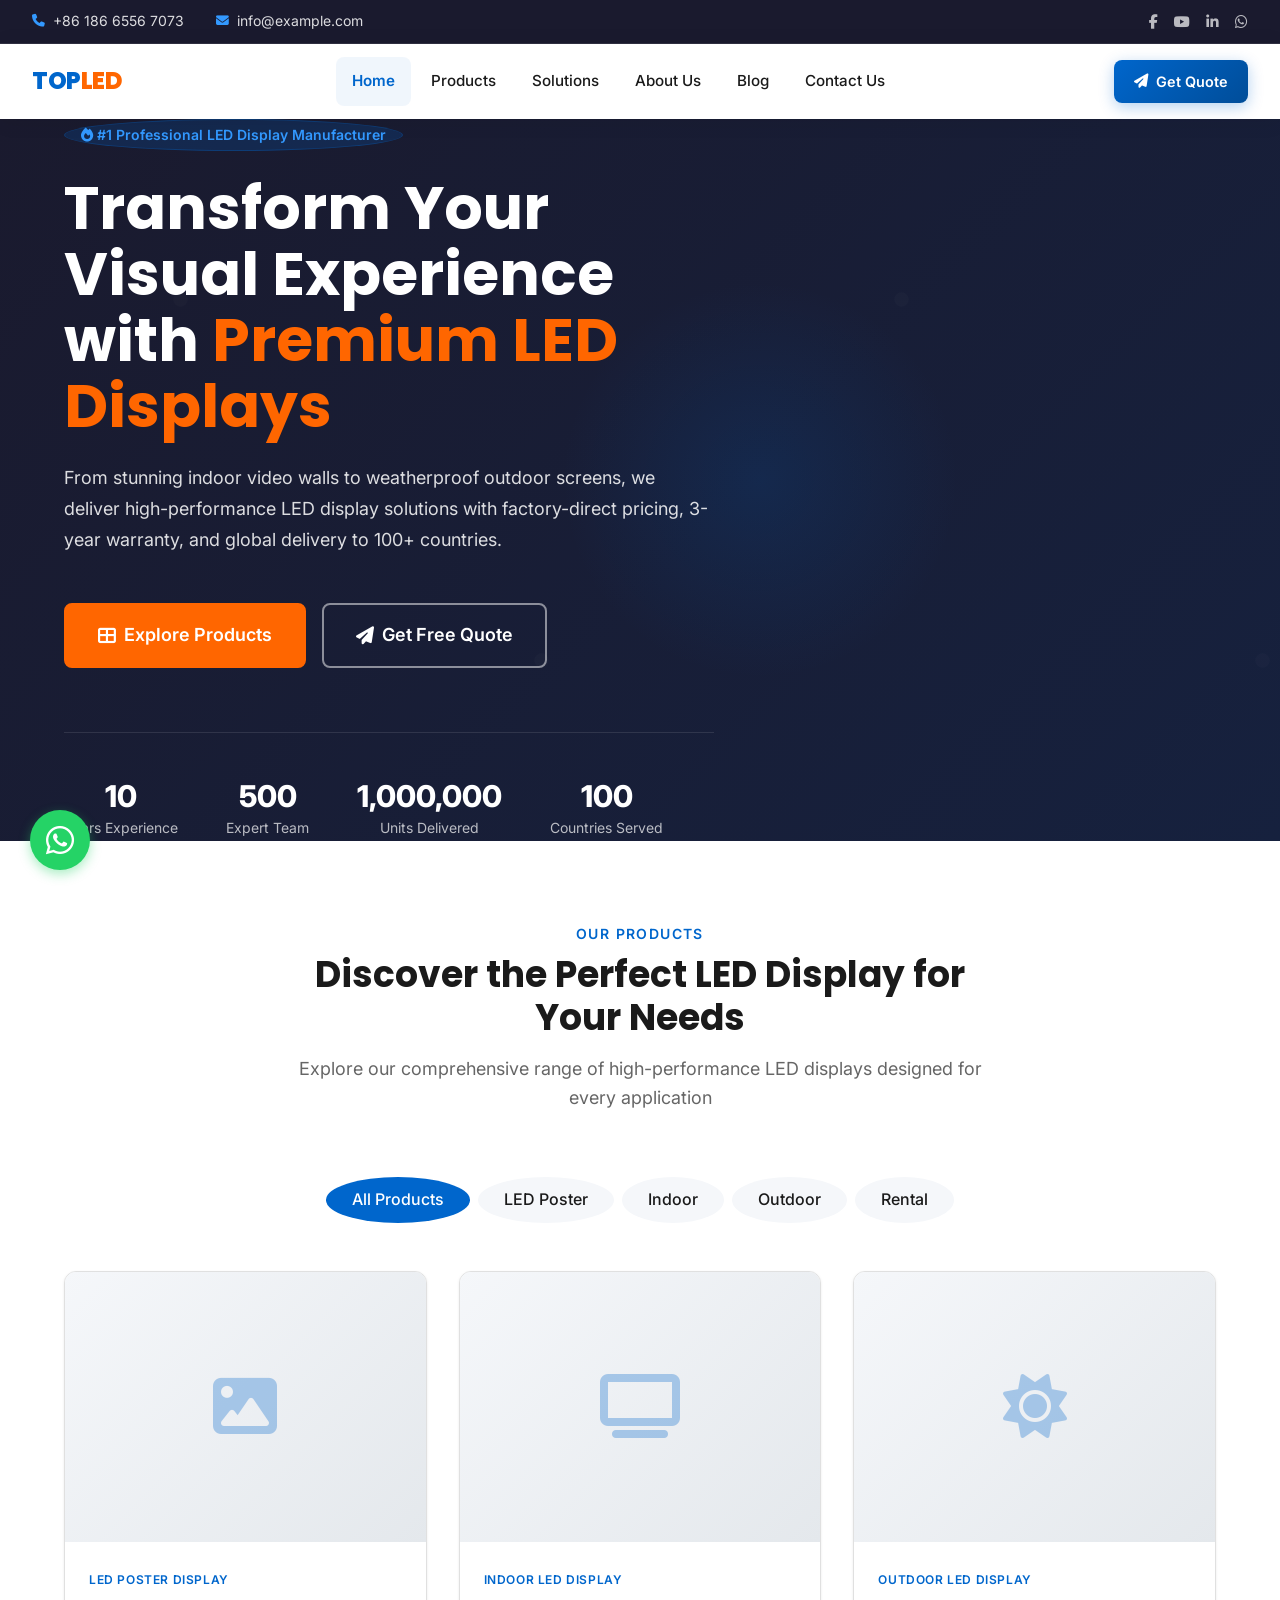
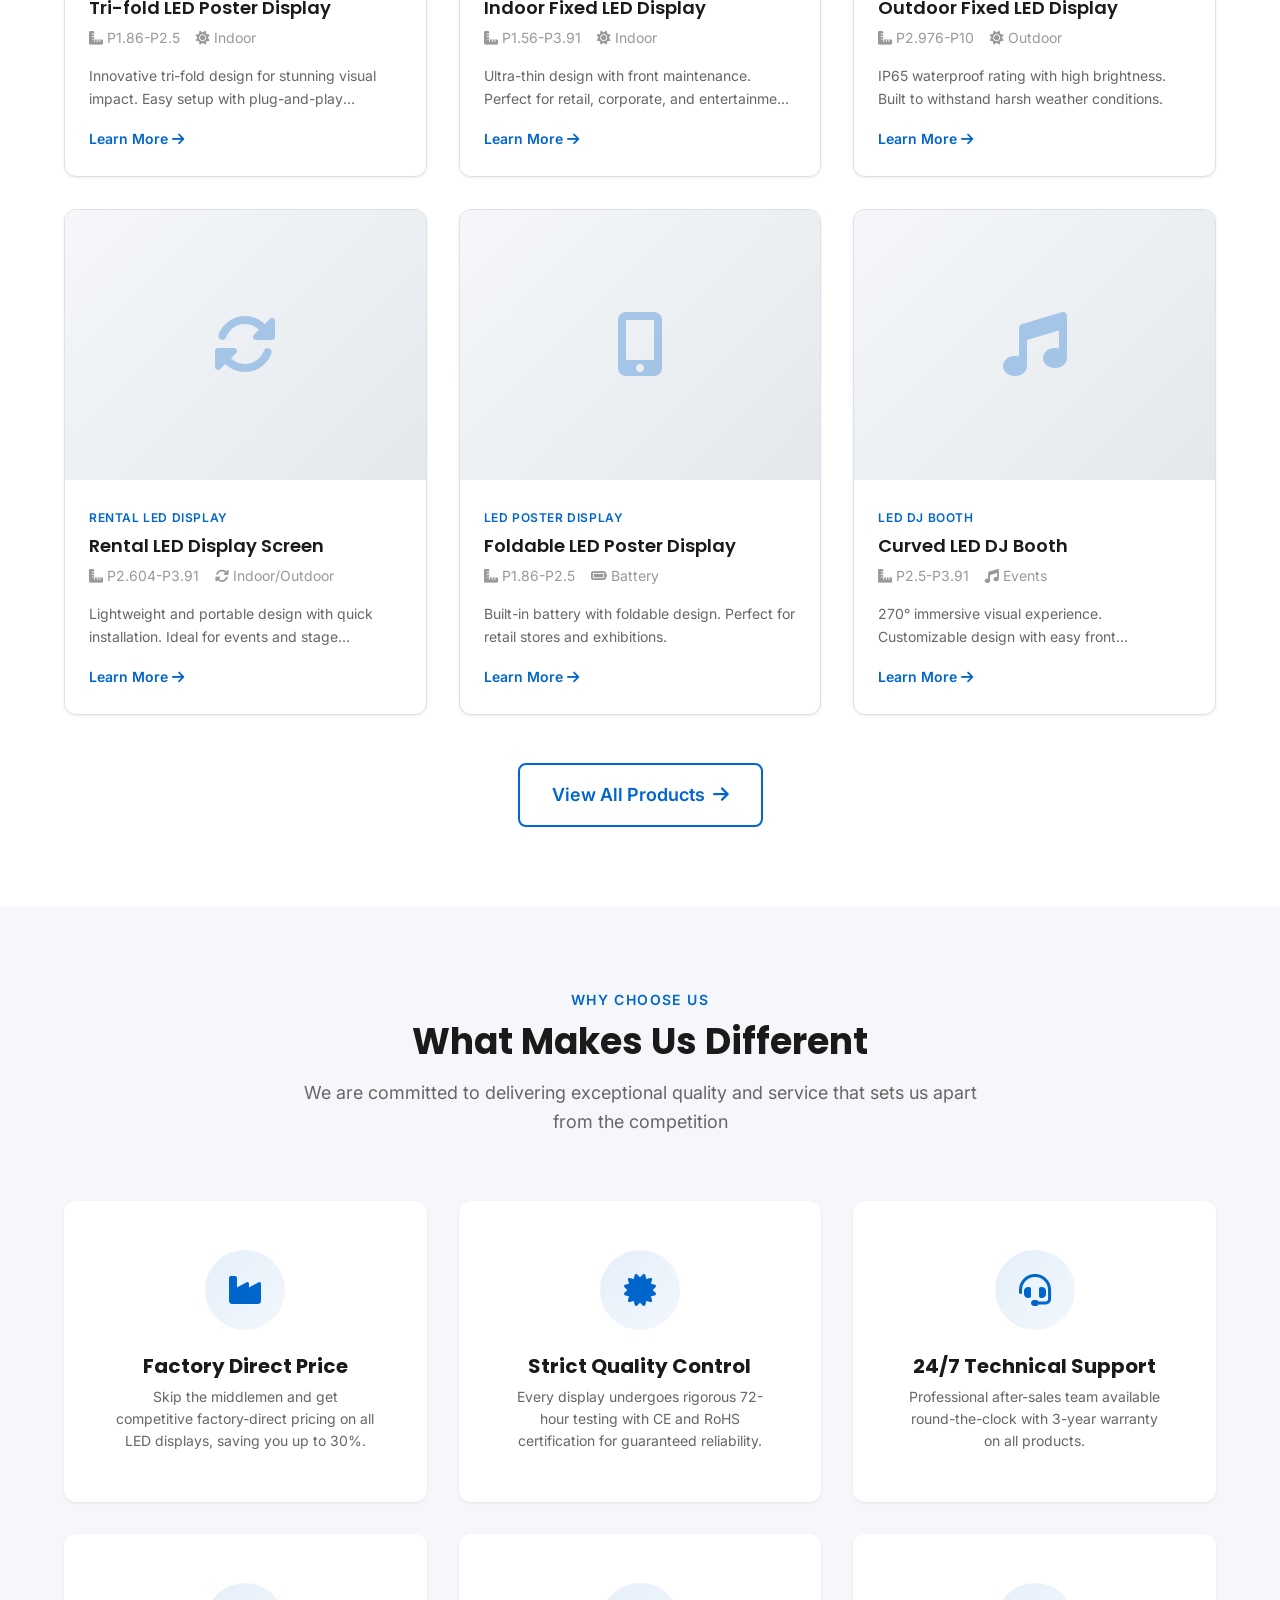
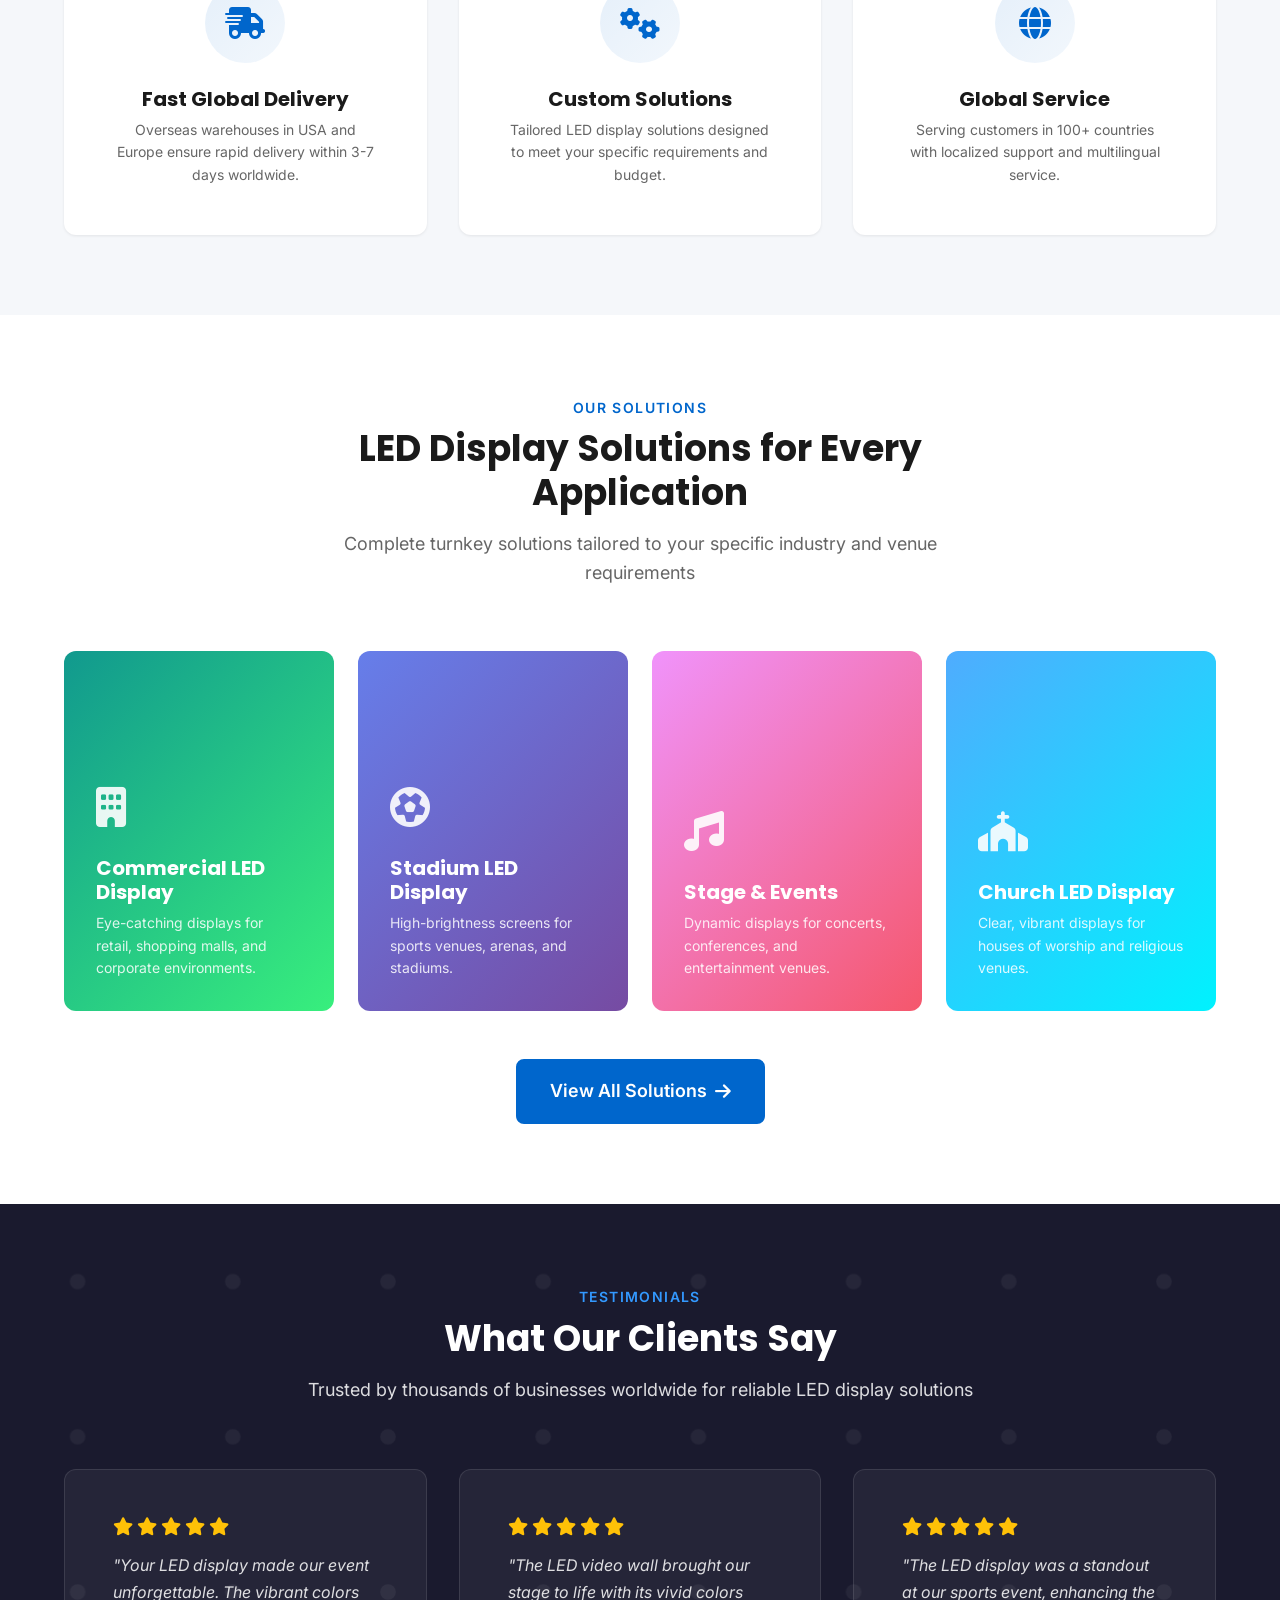
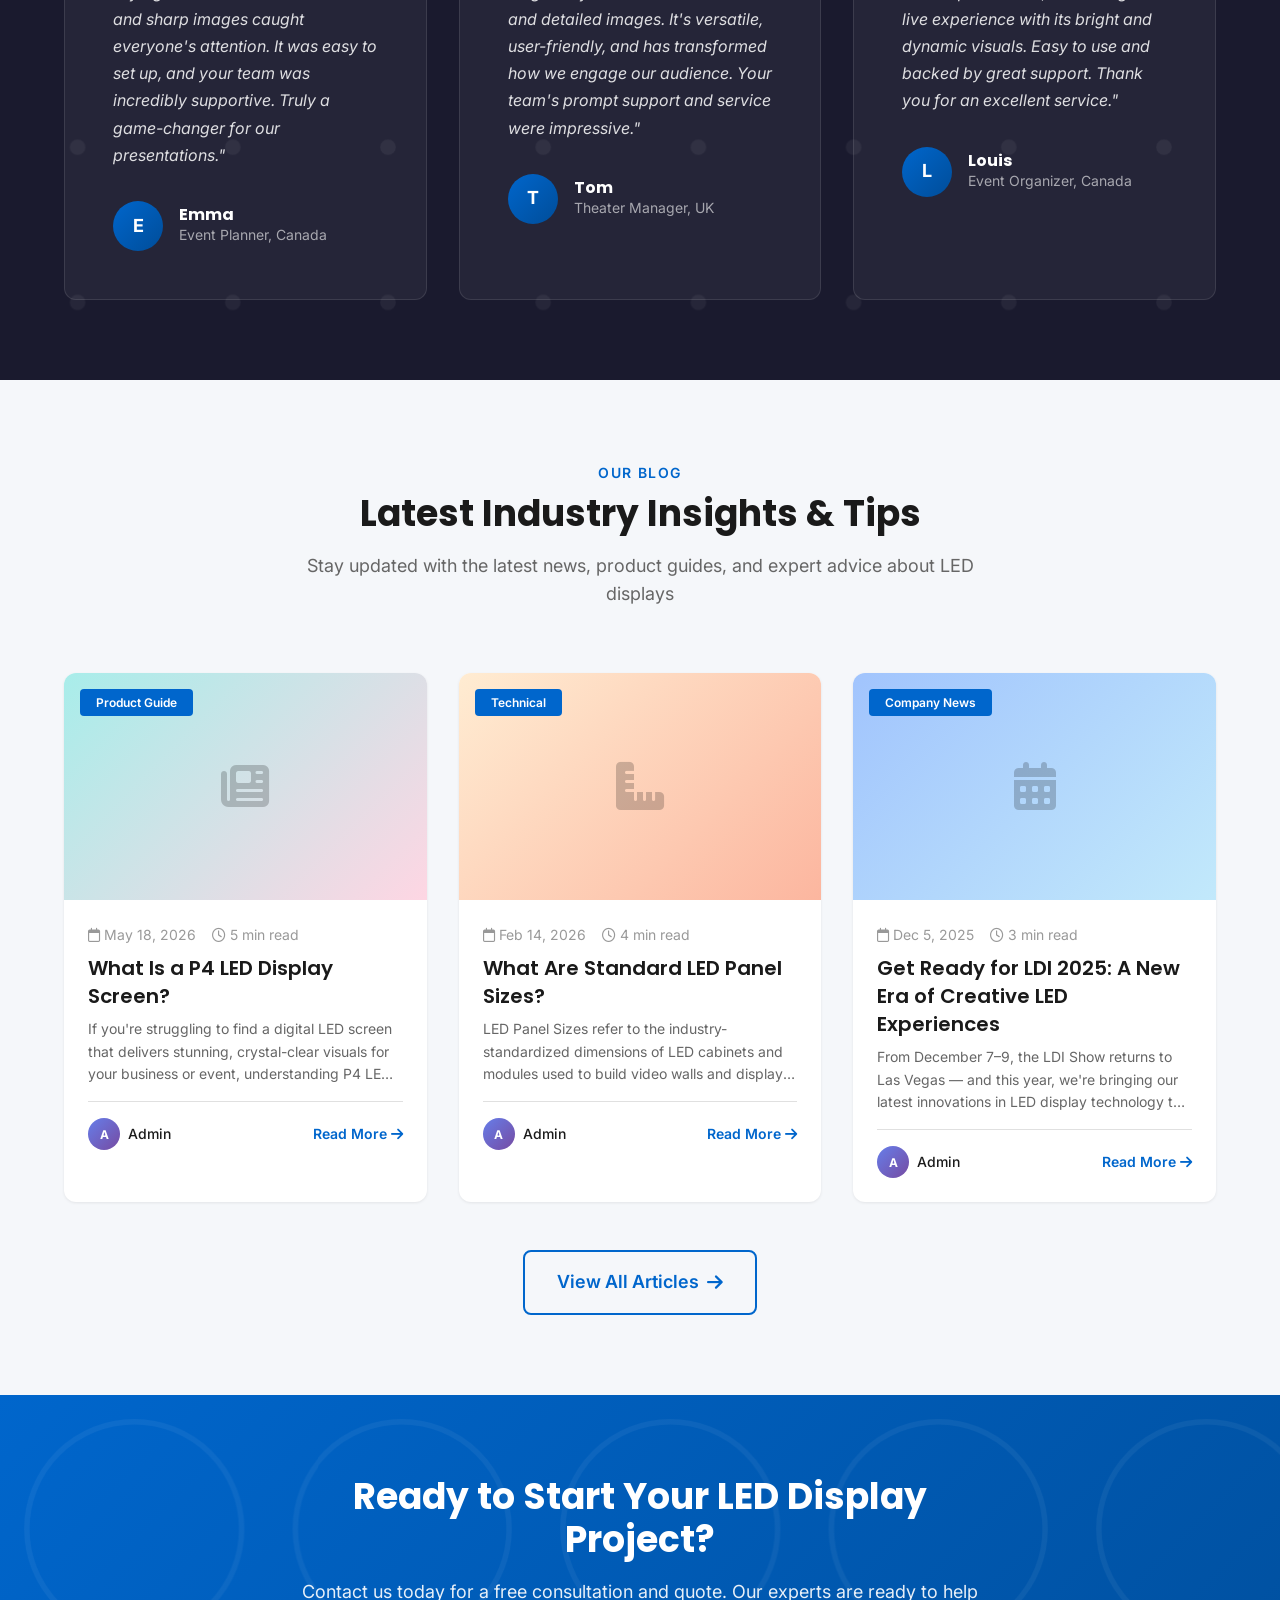
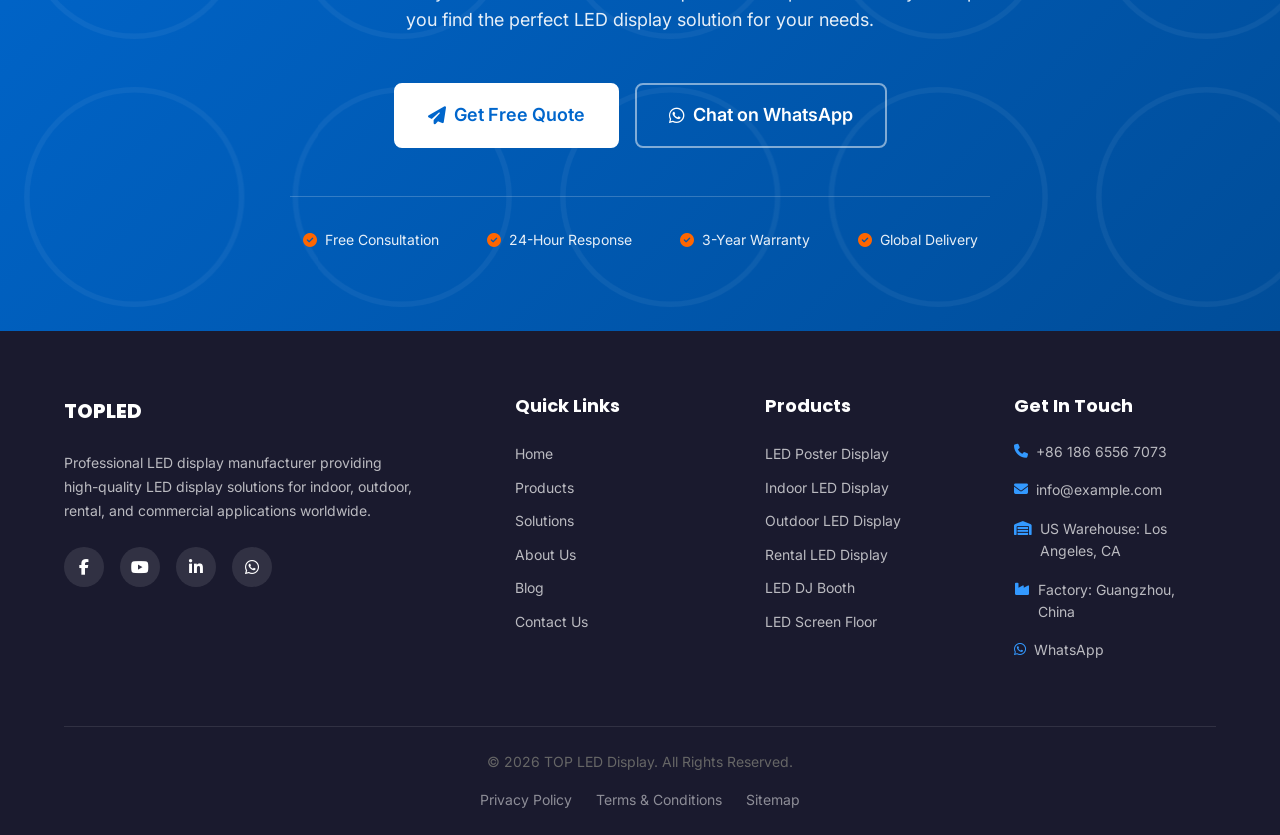
<file: index.html>
<!DOCTYPE html>
<html lang="en">
<head>
    <meta charset="UTF-8">
    <meta name="viewport" content="width=device-width, initial-scale=1.0">
    <meta http-equiv="X-UA-Compatible" content="ie=edge">
    
    <!-- SEO Meta Tags -->
    <title>Professional LED Display Manufacturer | TOP LED Display</title>
    <meta name="description" content="Leading LED display manufacturer offering high-quality indoor, outdoor, rental, and commercial LED displays. Factory direct prices with global delivery.">
    <meta name="keywords" content="LED display, LED screen, LED video wall, indoor LED, outdoor LED, rental LED display">
    <meta name="author" content="TOP LED Display">
    
    <!-- Open Graph Meta Tags -->
    <meta property="og:title" content="Professional LED Display Manufacturer | TOP LED Display">
    <meta property="og:description" content="Leading LED display manufacturer offering high-quality indoor, outdoor, rental, and commercial LED displays.">
    <meta property="og:type" content="website">
    <meta property="og:url" content="https://example.com">
    <meta property="og:image" content="https://example.com/images/og-image.jpg">
    
    <!-- Favicon -->
    <link rel="icon" type="image/x-icon" href="images/favicon.ico">
    
    <!-- Google Fonts -->
    <link rel="preconnect" href="https://fonts.googleapis.com">
    <link rel="preconnect" href="https://fonts.gstatic.com" crossorigin>
    <link href="https://fonts.googleapis.com/css2?family=Inter:wght@300;400;500;600;700&family=Poppins:wght@400;500;600;700;800&display=swap" rel="stylesheet">
    
    <!-- Font Awesome Icons -->
    <link rel="stylesheet" href="https://cdnjs.cloudflare.com/ajax/libs/font-awesome/6.5.1/css/all.min.css">
    
    <!-- Main Stylesheet -->
    <link rel="stylesheet" href="css/style.css">
    
    <!-- Schema.org Structured Data -->
    <script type="application/ld+json">
    {
        "@context": "https://schema.org",
        "@type": "Organization",
        "name": "TOP LED Display",
        "url": "https://example.com",
        "logo": "https://example.com/images/logo.png",
        "description": "Professional LED display manufacturer",
        "address": {
            "@type": "PostalAddress",
            "addressLocality": "Guangzhou",
            "addressRegion": "Guangdong",
            "addressCountry": "CN"
        },
        "contactPoint": {
            "@type": "ContactPoint",
            "telephone": "+86-186-6556-7073",
            "contactType": "sales"
        }
    }
    </script>
</head>
<body>

    <!-- Reading Progress Bar -->
    <div class="reading-progress">
        <div class="progress-bar"></div>
    </div>

    <!-- ============================================================================
         HEADER - 头部导航
         ========================================================================== -->
    
    <!-- Top Bar -->
    <div class="header-top">
        <div class="container">
            <div class="header-contact">
                <a href="tel:+8618665567073">
                    <i class="fas fa-phone"></i>
                    +86 186 6556 7073
                </a>
                <a href="mailto:info@example.com">
                    <i class="fas fa-envelope"></i>
                    info@example.com
                </a>
            </div>
            <div class="header-social">
                <a href="#" aria-label="Facebook"><i class="fab fa-facebook-f"></i></a>
                <a href="#" aria-label="YouTube"><i class="fab fa-youtube"></i></a>
                <a href="#" aria-label="LinkedIn"><i class="fab fa-linkedin-in"></i></a>
                <a href="#" aria-label="WhatsApp"><i class="fab fa-whatsapp"></i></a>
            </div>
        </div>
    </div>

    <!-- Main Header -->
    <header class="site-header">
        <div class="header-main">
            <div class="container">
                <!-- Logo -->
                <a href="index.html" class="site-logo">
                    <span class="logo-text">TOP<span>LED</span></span>
                </a>
                
                <!-- Navigation -->
                <nav class="main-nav" aria-label="Main Navigation">
                    <ul>
                        <li><a href="index.html" class="active">Home</a></li>
                        <li>
                            <a href="products.html">Products</a>
                            <ul class="dropdown">
                                <li><a href="products.html#led-poster">LED Poster Display</a></li>
                                <li><a href="products.html#indoor">Indoor LED Display</a></li>
                                <li><a href="products.html#outdoor">Outdoor LED Display</a></li>
                                <li><a href="products.html#rental">Rental LED Display</a></li>
                                <li><a href="products.html#dj-booth">LED DJ Booth</a></li>
                                <li><a href="products.html#floor">LED Screen Floor</a></li>
                            </ul>
                        </li>
                        <li>
                            <a href="solutions.html">Solutions</a>
                            <ul class="dropdown">
                                <li><a href="solutions.html#commercial">Commercial</a></li>
                                <li><a href="solutions.html#stadium">Stadium</a></li>
                                <li><a href="solutions.html#stage">Stage & Events</a></li>
                                <li><a href="solutions.html#church">Church</a></li>
                            </ul>
                        </li>
                        <li><a href="about.html">About Us</a></li>
                        <li><a href="blog.html">Blog</a></li>
                        <li><a href="contact.html">Contact Us</a></li>
                    </ul>
                </nav>
                
                <!-- Header CTA -->
                <div class="header-cta">
                    <a href="contact.html" class="btn btn-primary btn-sm">
                        <i class="fas fa-paper-plane"></i>
                        Get Quote
                    </a>
                </div>
                
                <!-- Mobile Menu Toggle -->
                <button class="menu-toggle" aria-label="Toggle Menu" aria-expanded="false">
                    <i class="fas fa-bars"></i>
                </button>
            </div>
        </div>
    </header>

    <!-- ============================================================================
         MAIN CONTENT - 主要内容
         ========================================================================== -->
    <main>
        
        <!-- ========================================================================
             SECTION 1: HERO - 注意力吸引 (Attention)
             ========================================================================
             AIDA模型第一阶段：立即吸引访客注意力
             - 大标题传达核心价值主张
             - 副标题说明具体利益
             - CTA按钮引导行动
             - 数据统计建立信任
        -->
        <section class="hero" id="hero">
            <!-- 装饰元素 -->
            <div class="hero-decoration"></div>
            
            <div class="container">
                <div class="hero-content">
                    <!-- 标签 - 突出热门/新品 -->
                    <span class="hero-label">
                        <i class="fas fa-fire"></i> 
                        #1 Professional LED Display Manufacturer
                    </span>
                    
                    <!-- 主标题 - 核心价值主张 -->
                    <h1>
                        Transform Your Visual Experience with 
                        <span class="highlight">Premium LED Displays</span>
                    </h1>
                    
                    <!-- 副标题 - 具体利益点 -->
                    <p>
                        From stunning indoor video walls to weatherproof outdoor screens, 
                        we deliver high-performance LED display solutions with factory-direct pricing, 
                        3-year warranty, and global delivery to 100+ countries.
                    </p>
                    
                    <!-- CTA按钮 - 引导行动 -->
                    <div class="hero-buttons">
                        <a href="products.html" class="btn btn-secondary btn-lg">
                            <i class="fas fa-th-large"></i>
                            Explore Products
                        </a>
                        <a href="contact.html" class="btn btn-outline-white btn-lg">
                            <i class="fas fa-paper-plane"></i>
                            Get Free Quote
                        </a>
                    </div>
                    
                    <!-- 数据统计 - 建立信任 -->
                    <div class="hero-stats">
                        <div class="hero-stat">
                            <span class="stat-number" data-count="10">10+</span>
                            <span class="stat-label">Years Experience</span>
                        </div>
                        <div class="hero-stat">
                            <span class="stat-number" data-count="500">500+</span>
                            <span class="stat-label">Expert Team</span>
                        </div>
                        <div class="hero-stat">
                            <span class="stat-number" data-count="1000000">1M+</span>
                            <span class="stat-label">Units Delivered</span>
                        </div>
                        <div class="hero-stat">
                            <span class="stat-number" data-count="100">100+</span>
                            <span class="stat-label">Countries Served</span>
                        </div>
                    </div>
                </div>
            </div>
        </section>

        <!-- ========================================================================
             SECTION 2: FEATURED PRODUCTS - 兴趣激发 (Interest)
             ========================================================================
             AIDA模型第二阶段：展示产品多样性，激发访客兴趣
             - 产品分类标签筛选
             - 产品卡片展示核心特性
             - 每个产品都有明确的价值点
        -->
        <section class="section products-section" id="products">
            <div class="container">
                <!-- 区块标题 -->
                <div class="section-header fade-in">
                    <span class="section-label">Our Products</span>
                    <h2>Discover the Perfect LED Display for Your Needs</h2>
                    <p>Explore our comprehensive range of high-performance LED displays designed for every application</p>
                </div>
                
                <!-- 产品筛选标签 -->
                <div class="product-tabs fade-in">
                    <button class="product-tab active" data-filter="all">All Products</button>
                    <button class="product-tab" data-filter="poster">LED Poster</button>
                    <button class="product-tab" data-filter="indoor">Indoor</button>
                    <button class="product-tab" data-filter="outdoor">Outdoor</button>
                    <button class="product-tab" data-filter="rental">Rental</button>
                </div>
                
                <!-- 产品网格 -->
                <div class="products-grid">
                    
                    <!-- 产品卡片 1 -->
                    <div class="product-card poster fade-in delay-1">
                        <div class="product-card-image">
                            <div class="placeholder-icon"><i class="fas fa-image"></i></div>
                            <div class="product-card-overlay">
                                <a href="products/tri-fold-led-poster.html" class="btn btn-primary">View Details</a>
                            </div>
                        </div>
                        <div class="product-card-content">
                            <span class="product-card-category">LED Poster Display</span>
                            <h3 class="product-card-title">
                                <a href="products/tri-fold-led-poster.html">Tri-fold LED Poster Display</a>
                            </h3>
                            <div class="product-card-specs">
                                <span><i class="fas fa-ruler-combined"></i> P1.86-P2.5</span>
                                <span><i class="fas fa-sun"></i> Indoor</span>
                            </div>
                            <p class="product-card-excerpt">Innovative tri-fold design for stunning visual impact. Easy setup with plug-and-play functionality.</p>
                            <a href="products/tri-fold-led-poster.html" class="product-card-link">
                                Learn More <i class="fas fa-arrow-right"></i>
                            </a>
                        </div>
                    </div>
                    
                    <!-- 产品卡片 2 -->
                    <div class="product-card indoor fade-in delay-2">
                        <div class="product-card-image">
                            <div class="placeholder-icon"><i class="fas fa-tv"></i></div>
                            <div class="product-card-overlay">
                                <a href="products/indoor-fixed.html" class="btn btn-primary">View Details</a>
                            </div>
                        </div>
                        <div class="product-card-content">
                            <span class="product-card-category">Indoor LED Display</span>
                            <h3 class="product-card-title">
                                <a href="products/indoor-fixed.html">Indoor Fixed LED Display</a>
                            </h3>
                            <div class="product-card-specs">
                                <span><i class="fas fa-ruler-combined"></i> P1.56-P3.91</span>
                                <span><i class="fas fa-sun"></i> Indoor</span>
                            </div>
                            <p class="product-card-excerpt">Ultra-thin design with front maintenance. Perfect for retail, corporate, and entertainment venues.</p>
                            <a href="products/indoor-fixed.html" class="product-card-link">
                                Learn More <i class="fas fa-arrow-right"></i>
                            </a>
                        </div>
                    </div>
                    
                    <!-- 产品卡片 3 -->
                    <div class="product-card outdoor fade-in delay-3">
                        <div class="product-card-image">
                            <div class="placeholder-icon"><i class="fas fa-sun"></i></div>
                            <div class="product-card-overlay">
                                <a href="products/outdoor-fixed.html" class="btn btn-primary">View Details</a>
                            </div>
                        </div>
                        <div class="product-card-content">
                            <span class="product-card-category">Outdoor LED Display</span>
                            <h3 class="product-card-title">
                                <a href="products/outdoor-fixed.html">Outdoor Fixed LED Display</a>
                            </h3>
                            <div class="product-card-specs">
                                <span><i class="fas fa-ruler-combined"></i> P2.976-P10</span>
                                <span><i class="fas fa-sun"></i> Outdoor</span>
                            </div>
                            <p class="product-card-excerpt">IP65 waterproof rating with high brightness. Built to withstand harsh weather conditions.</p>
                            <a href="products/outdoor-fixed.html" class="product-card-link">
                                Learn More <i class="fas fa-arrow-right"></i>
                            </a>
                        </div>
                    </div>
                    
                    <!-- 产品卡片 4 -->
                    <div class="product-card rental fade-in delay-4">
                        <div class="product-card-image">
                            <div class="placeholder-icon"><i class="fas fa-sync-alt"></i></div>
                            <div class="product-card-overlay">
                                <a href="products/rental-led.html" class="btn btn-primary">View Details</a>
                            </div>
                        </div>
                        <div class="product-card-content">
                            <span class="product-card-category">Rental LED Display</span>
                            <h3 class="product-card-title">
                                <a href="products/rental-led.html">Rental LED Display Screen</a>
                            </h3>
                            <div class="product-card-specs">
                                <span><i class="fas fa-ruler-combined"></i> P2.604-P3.91</span>
                                <span><i class="fas fa-sync-alt"></i> Indoor/Outdoor</span>
                            </div>
                            <p class="product-card-excerpt">Lightweight and portable design with quick installation. Ideal for events and stage productions.</p>
                            <a href="products/rental-led.html" class="product-card-link">
                                Learn More <i class="fas fa-arrow-right"></i>
                            </a>
                        </div>
                    </div>
                    
                    <!-- 产品卡片 5 -->
                    <div class="product-card poster fade-in delay-1">
                        <div class="product-card-image">
                            <div class="placeholder-icon"><i class="fas fa-mobile-alt"></i></div>
                            <div class="product-card-overlay">
                                <a href="products/foldable-poster.html" class="btn btn-primary">View Details</a>
                            </div>
                        </div>
                        <div class="product-card-content">
                            <span class="product-card-category">LED Poster Display</span>
                            <h3 class="product-card-title">
                                <a href="products/foldable-poster.html">Foldable LED Poster Display</a>
                            </h3>
                            <div class="product-card-specs">
                                <span><i class="fas fa-ruler-combined"></i> P1.86-P2.5</span>
                                <span><i class="fas fa-battery-full"></i> Battery</span>
                            </div>
                            <p class="product-card-excerpt">Built-in battery with foldable design. Perfect for retail stores and exhibitions.</p>
                            <a href="products/foldable-poster.html" class="product-card-link">
                                Learn More <i class="fas fa-arrow-right"></i>
                            </a>
                        </div>
                    </div>
                    
                    <!-- 产品卡片 6 -->
                    <div class="product-card rental fade-in delay-2">
                        <div class="product-card-image">
                            <div class="placeholder-icon"><i class="fas fa-music"></i></div>
                            <div class="product-card-overlay">
                                <a href="products/dj-booth.html" class="btn btn-primary">View Details</a>
                            </div>
                        </div>
                        <div class="product-card-content">
                            <span class="product-card-category">LED DJ Booth</span>
                            <h3 class="product-card-title">
                                <a href="products/dj-booth.html">Curved LED DJ Booth</a>
                            </h3>
                            <div class="product-card-specs">
                                <span><i class="fas fa-ruler-combined"></i> P2.5-P3.91</span>
                                <span><i class="fas fa-music"></i> Events</span>
                            </div>
                            <p class="product-card-excerpt">270° immersive visual experience. Customizable design with easy front maintenance.</p>
                            <a href="products/dj-booth.html" class="product-card-link">
                                Learn More <i class="fas fa-arrow-right"></i>
                            </a>
                        </div>
                    </div>
                    
                </div>
                
                <!-- 查看全部产品按钮 -->
                <div style="text-align: center; margin-top: 3rem;" class="fade-in">
                    <a href="products.html" class="btn btn-outline btn-lg">
                        View All Products
                        <i class="fas fa-arrow-right"></i>
                    </a>
                </div>
            </div>
        </section>

        <!-- ========================================================================
             SECTION 3: WHY CHOOSE US - 欲望激发 (Desire - Part 1)
             ========================================================================
             AIDA模型第三阶段：建立信任，展示竞争优势
             - 6大核心优势
             - 图标+标题+描述的卡片布局
             - 悬停动画增强互动性
        -->
        <section class="section section-bg advantages-section" id="advantages">
            <div class="container">
                <!-- 区块标题 -->
                <div class="section-header fade-in">
                    <span class="section-label">Why Choose Us</span>
                    <h2>What Makes Us Different</h2>
                    <p>We are committed to delivering exceptional quality and service that sets us apart from the competition</p>
                </div>
                
                <!-- 优势网格 -->
                <div class="advantages-grid">
                    
                    <!-- 优势 1: 工厂直供价格 -->
                    <div class="advantage-card fade-in delay-1">
                        <div class="advantage-icon">
                            <i class="fas fa-industry"></i>
                        </div>
                        <h4>Factory Direct Price</h4>
                        <p>Skip the middlemen and get competitive factory-direct pricing on all LED displays, saving you up to 30%.</p>
                    </div>
                    
                    <!-- 优势 2: 严格质量控制 -->
                    <div class="advantage-card fade-in delay-2">
                        <div class="advantage-icon">
                            <i class="fas fa-certificate"></i>
                        </div>
                        <h4>Strict Quality Control</h4>
                        <p>Every display undergoes rigorous 72-hour testing with CE and RoHS certification for guaranteed reliability.</p>
                    </div>
                    
                    <!-- 优势 3: 技术支持 -->
                    <div class="advantage-card fade-in delay-3">
                        <div class="advantage-icon">
                            <i class="fas fa-headset"></i>
                        </div>
                        <h4>24/7 Technical Support</h4>
                        <p>Professional after-sales team available round-the-clock with 3-year warranty on all products.</p>
                    </div>
                    
                    <!-- 优势 4: 快速交付 -->
                    <div class="advantage-card fade-in delay-4">
                        <div class="advantage-icon">
                            <i class="fas fa-shipping-fast"></i>
                        </div>
                        <h4>Fast Global Delivery</h4>
                        <p>Overseas warehouses in USA and Europe ensure rapid delivery within 3-7 days worldwide.</p>
                    </div>
                    
                    <!-- 优势 5: 定制方案 -->
                    <div class="advantage-card fade-in delay-5">
                        <div class="advantage-icon">
                            <i class="fas fa-cogs"></i>
                        </div>
                        <h4>Custom Solutions</h4>
                        <p>Tailored LED display solutions designed to meet your specific requirements and budget.</p>
                    </div>
                    
                    <!-- 优势 6: 全球服务 -->
                    <div class="advantage-card fade-in delay-1">
                        <div class="advantage-icon">
                            <i class="fas fa-globe"></i>
                        </div>
                        <h4>Global Service</h4>
                        <p>Serving customers in 100+ countries with localized support and multilingual service.</p>
                    </div>
                    
                </div>
            </div>
        </section>

        <!-- ========================================================================
             SECTION 4: SOLUTIONS - 欲望激发 (Desire - Part 2)
             ========================================================================
             继续AIDA第三阶段：展示应用场景，让客户看到自己的使用场景
             - 4大应用场景展示
             - 视觉冲击力强的卡片设计
             - 引导客户想象使用效果
        -->
        <section class="section solutions-section" id="solutions">
            <div class="container">
                <!-- 区块标题 -->
                <div class="section-header fade-in">
                    <span class="section-label">Our Solutions</span>
                    <h2>LED Display Solutions for Every Application</h2>
                    <p>Complete turnkey solutions tailored to your specific industry and venue requirements</p>
                </div>
                
                <!-- 解决方案网格 -->
                <div class="solutions-grid">
                    
                    <!-- 解决方案 1: 商业显示 -->
                    <div class="solution-card fade-in delay-1">
                        <div class="solution-card-bg" style="background: linear-gradient(135deg, #11998e 0%, #38ef7d 100%);"></div>
                        <div class="solution-card-content">
                            <div class="solution-card-icon"><i class="fas fa-building"></i></div>
                            <h3>Commercial LED Display</h3>
                            <p>Eye-catching displays for retail, shopping malls, and corporate environments.</p>
                        </div>
                        <a href="solutions.html#commercial" class="solution-card-link">
                            <i class="fas fa-arrow-right"></i>
                        </a>
                    </div>
                    
                    <!-- 解决方案 2: 体育场馆 -->
                    <div class="solution-card fade-in delay-2">
                        <div class="solution-card-bg" style="background: linear-gradient(135deg, #667eea 0%, #764ba2 100%);"></div>
                        <div class="solution-card-content">
                            <div class="solution-card-icon"><i class="fas fa-futbol"></i></div>
                            <h3>Stadium LED Display</h3>
                            <p>High-brightness screens for sports venues, arenas, and stadiums.</p>
                        </div>
                        <a href="solutions.html#stadium" class="solution-card-link">
                            <i class="fas fa-arrow-right"></i>
                        </a>
                    </div>
                    
                    <!-- 解决方案 3: 舞台演出 -->
                    <div class="solution-card fade-in delay-3">
                        <div class="solution-card-bg" style="background: linear-gradient(135deg, #f093fb 0%, #f5576c 100%);"></div>
                        <div class="solution-card-content">
                            <div class="solution-card-icon"><i class="fas fa-music"></i></div>
                            <h3>Stage & Events</h3>
                            <p>Dynamic displays for concerts, conferences, and entertainment venues.</p>
                        </div>
                        <a href="solutions.html#stage" class="solution-card-link">
                            <i class="fas fa-arrow-right"></i>
                        </a>
                    </div>
                    
                    <!-- 解决方案 4: 教堂 -->
                    <div class="solution-card fade-in delay-4">
                        <div class="solution-card-bg" style="background: linear-gradient(135deg, #4facfe 0%, #00f2fe 100%);"></div>
                        <div class="solution-card-content">
                            <div class="solution-card-icon"><i class="fas fa-church"></i></div>
                            <h3>Church LED Display</h3>
                            <p>Clear, vibrant displays for houses of worship and religious venues.</p>
                        </div>
                        <a href="solutions.html#church" class="solution-card-link">
                            <i class="fas fa-arrow-right"></i>
                        </a>
                    </div>
                    
                </div>
                
                <!-- 查看全部方案按钮 -->
                <div style="text-align: center; margin-top: 3rem;" class="fade-in">
                    <a href="solutions.html" class="btn btn-primary btn-lg">
                        View All Solutions
                        <i class="fas fa-arrow-right"></i>
                    </a>
                </div>
            </div>
        </section>

        <!-- ========================================================================
             SECTION 5: TESTIMONIALS - 欲望激发 (Desire - Part 3)
             ========================================================================
             继续AIDA第三阶段：社会证明增强信任
             - 真实客户评价
             - 星级评分
             - 客户信息和位置
        -->
        <section class="section section-dark testimonials-section" id="testimonials">
            <div class="container">
                <!-- 区块标题 -->
                <div class="section-header testimonials-header fade-in">
                    <span class="section-label" style="color: var(--color-primary-light);">Testimonials</span>
                    <h2>What Our Clients Say</h2>
                    <p>Trusted by thousands of businesses worldwide for reliable LED display solutions</p>
                </div>
                
                <!-- 评价网格 -->
                <div class="testimonials-grid">
                    
                    <!-- 评价 1 -->
                    <div class="testimonial-card fade-in delay-1">
                        <div class="testimonial-stars">
                            <i class="fas fa-star"></i>
                            <i class="fas fa-star"></i>
                            <i class="fas fa-star"></i>
                            <i class="fas fa-star"></i>
                            <i class="fas fa-star"></i>
                        </div>
                        <p class="testimonial-text">
                            "Your LED display made our event unforgettable. The vibrant colors and sharp images caught everyone's attention. It was easy to set up, and your team was incredibly supportive. Truly a game-changer for our presentations."
                        </p>
                        <div class="testimonial-author">
                            <div class="testimonial-avatar">E</div>
                            <div class="testimonial-info">
                                <h4>Emma</h4>
                                <p>Event Planner, Canada</p>
                            </div>
                        </div>
                    </div>
                    
                    <!-- 评价 2 -->
                    <div class="testimonial-card fade-in delay-2">
                        <div class="testimonial-stars">
                            <i class="fas fa-star"></i>
                            <i class="fas fa-star"></i>
                            <i class="fas fa-star"></i>
                            <i class="fas fa-star"></i>
                            <i class="fas fa-star"></i>
                        </div>
                        <p class="testimonial-text">
                            "The LED video wall brought our stage to life with its vivid colors and detailed images. It's versatile, user-friendly, and has transformed how we engage our audience. Your team's prompt support and service were impressive."
                        </p>
                        <div class="testimonial-author">
                            <div class="testimonial-avatar">T</div>
                            <div class="testimonial-info">
                                <h4>Tom</h4>
                                <p>Theater Manager, UK</p>
                            </div>
                        </div>
                    </div>
                    
                    <!-- 评价 3 -->
                    <div class="testimonial-card fade-in delay-3">
                        <div class="testimonial-stars">
                            <i class="fas fa-star"></i>
                            <i class="fas fa-star"></i>
                            <i class="fas fa-star"></i>
                            <i class="fas fa-star"></i>
                            <i class="fas fa-star"></i>
                        </div>
                        <p class="testimonial-text">
                            "The LED display was a standout at our sports event, enhancing the live experience with its bright and dynamic visuals. Easy to use and backed by great support. Thank you for an excellent service."
                        </p>
                        <div class="testimonial-author">
                            <div class="testimonial-avatar">L</div>
                            <div class="testimonial-info">
                                <h4>Louis</h4>
                                <p>Event Organizer, Canada</p>
                            </div>
                        </div>
                    </div>
                    
                </div>
            </div>
        </section>

        <!-- ========================================================================
             SECTION 6: LATEST BLOG - 兴趣维持
             ========================================================================
             保持访客兴趣，展示专业内容
             - 最新博客文章
             - 分类标签
             - 阅读时间和作者信息
        -->
        <section class="section blog-section" id="blog">
            <div class="container">
                <!-- 区块标题 -->
                <div class="section-header fade-in">
                    <span class="section-label">Our Blog</span>
                    <h2>Latest Industry Insights & Tips</h2>
                    <p>Stay updated with the latest news, product guides, and expert advice about LED displays</p>
                </div>
                
                <!-- 博客网格 -->
                <div class="blog-grid">
                    
                    <!-- 博客卡片 1 -->
                    <article class="blog-card fade-in delay-1">
                        <div class="blog-card-image">
                            <div class="placeholder-icon"><i class="fas fa-newspaper"></i></div>
                            <span class="blog-card-category">Product Guide</span>
                        </div>
                        <div class="blog-card-content">
                            <div class="blog-card-meta">
                                <span><i class="far fa-calendar"></i> May 18, 2026</span>
                                <span><i class="far fa-clock"></i> 5 min read</span>
                            </div>
                            <h3 class="blog-card-title">
                                <a href="blog/what-is-p4-led-display.html">What Is a P4 LED Display Screen?</a>
                            </h3>
                            <p class="blog-card-excerpt">
                                If you're struggling to find a digital LED screen that delivers stunning, crystal-clear visuals for your business or event, understanding P4 LED displays is essential...
                            </p>
                            <div class="blog-card-footer">
                                <div class="blog-card-author">
                                    <div class="blog-card-author-avatar">A</div>
                                    <span class="blog-card-author-name">Admin</span>
                                </div>
                                <a href="blog/what-is-p4-led-display.html" class="blog-card-read-more">
                                    Read More <i class="fas fa-arrow-right"></i>
                                </a>
                            </div>
                        </div>
                    </article>
                    
                    <!-- 博客卡片 2 -->
                    <article class="blog-card fade-in delay-2">
                        <div class="blog-card-image" style="background: linear-gradient(135deg, #ffecd2 0%, #fcb69f 100%);">
                            <div class="placeholder-icon"><i class="fas fa-ruler-combined"></i></div>
                            <span class="blog-card-category">Technical</span>
                        </div>
                        <div class="blog-card-content">
                            <div class="blog-card-meta">
                                <span><i class="far fa-calendar"></i> Feb 14, 2026</span>
                                <span><i class="far fa-clock"></i> 4 min read</span>
                            </div>
                            <h3 class="blog-card-title">
                                <a href="blog/standard-led-panel-sizes.html">What Are Standard LED Panel Sizes?</a>
                            </h3>
                            <p class="blog-card-excerpt">
                                LED Panel Sizes refer to the industry-standardized dimensions of LED cabinets and modules used to build video walls and displays. Understanding these sizes helps you...
                            </p>
                            <div class="blog-card-footer">
                                <div class="blog-card-author">
                                    <div class="blog-card-author-avatar">A</div>
                                    <span class="blog-card-author-name">Admin</span>
                                </div>
                                <a href="blog/standard-led-panel-sizes.html" class="blog-card-read-more">
                                    Read More <i class="fas fa-arrow-right"></i>
                                </a>
                            </div>
                        </div>
                    </article>
                    
                    <!-- 博客卡片 3 -->
                    <article class="blog-card fade-in delay-3">
                        <div class="blog-card-image" style="background: linear-gradient(135deg, #a1c4fd 0%, #c2e9fb 100%);">
                            <div class="placeholder-icon"><i class="fas fa-calendar-alt"></i></div>
                            <span class="blog-card-category">Company News</span>
                        </div>
                        <div class="blog-card-content">
                            <div class="blog-card-meta">
                                <span><i class="far fa-calendar"></i> Dec 5, 2025</span>
                                <span><i class="far fa-clock"></i> 3 min read</span>
                            </div>
                            <h3 class="blog-card-title">
                                <a href="blog/ldi-show-2025.html">Get Ready for LDI 2025: A New Era of Creative LED Experiences</a>
                            </h3>
                            <p class="blog-card-excerpt">
                                From December 7–9, the LDI Show returns to Las Vegas — and this year, we're bringing our latest innovations in LED display technology to booth #811...
                            </p>
                            <div class="blog-card-footer">
                                <div class="blog-card-author">
                                    <div class="blog-card-author-avatar">A</div>
                                    <span class="blog-card-author-name">Admin</span>
                                </div>
                                <a href="blog/ldi-show-2025.html" class="blog-card-read-more">
                                    Read More <i class="fas fa-arrow-right"></i>
                                </a>
                            </div>
                        </div>
                    </article>
                    
                </div>
                
                <!-- 查看全部文章按钮 -->
                <div style="text-align: center; margin-top: 3rem;" class="fade-in">
                    <a href="blog.html" class="btn btn-outline btn-lg">
                        View All Articles
                        <i class="fas fa-arrow-right"></i>
                    </a>
                </div>
            </div>
        </section>

        <!-- ========================================================================
             SECTION 7: CTA - 行动号召 (Action)
             ========================================================================
             AIDA模型第四阶段：推动访客采取行动
             - 明确的行动号召
             - 多种联系方式
             - 消除顾虑的保障措施
        -->
        <section class="section cta-section" id="contact-cta">
            <div class="container">
                <div class="cta-content fade-in">
                    <!-- 主标题 -->
                    <h2>Ready to Start Your LED Display Project?</h2>
                    
                    <!-- 副标题 -->
                    <p>
                        Contact us today for a free consultation and quote. 
                        Our experts are ready to help you find the perfect LED display solution for your needs.
                    </p>
                    
                    <!-- CTA按钮 -->
                    <div class="cta-buttons">
                        <a href="contact.html" class="btn btn-white btn-lg">
                            <i class="fas fa-paper-plane"></i>
                            Get Free Quote
                        </a>
                        <a href="https://wa.me/8618665567073?text=Hello!%20I%20am%20interested%20in%20your%20LED%20display%20products." class="btn btn-outline-white btn-lg" target="_blank" rel="noopener noreferrer">
                            <i class="fab fa-whatsapp"></i>
                            Chat on WhatsApp
                        </a>
                    </div>
                    
                    <!-- 保障特性 -->
                    <div class="cta-features">
                        <div class="cta-feature">
                            <i class="fas fa-check-circle"></i>
                            <span>Free Consultation</span>
                        </div>
                        <div class="cta-feature">
                            <i class="fas fa-check-circle"></i>
                            <span>24-Hour Response</span>
                        </div>
                        <div class="cta-feature">
                            <i class="fas fa-check-circle"></i>
                            <span>3-Year Warranty</span>
                        </div>
                        <div class="cta-feature">
                            <i class="fas fa-check-circle"></i>
                            <span>Global Delivery</span>
                        </div>
                    </div>
                </div>
            </div>
        </section>

    </main>

    <!-- ============================================================================
         FOOTER - 页脚
         ========================================================================== -->
    <footer class="site-footer">
        <div class="container">
            <div class="footer-main">
                
                <!-- Footer Brand -->
                <div class="footer-brand">
                    <a href="index.html" class="footer-logo">
                        <span class="logo-text">TOP<span>LED</span></span>
                    </a>
                    <p class="footer-description">
                        Professional LED display manufacturer providing high-quality LED display solutions 
                        for indoor, outdoor, rental, and commercial applications worldwide.
                    </p>
                    <div class="footer-social">
                        <a href="#" aria-label="Facebook"><i class="fab fa-facebook-f"></i></a>
                        <a href="#" aria-label="YouTube"><i class="fab fa-youtube"></i></a>
                        <a href="#" aria-label="LinkedIn"><i class="fab fa-linkedin-in"></i></a>
                        <a href="#" aria-label="WhatsApp"><i class="fab fa-whatsapp"></i></a>
                    </div>
                </div>
                
                <!-- Quick Links -->
                <div class="footer-column">
                    <h4>Quick Links</h4>
                    <ul class="footer-links">
                        <li><a href="index.html">Home</a></li>
                        <li><a href="products.html">Products</a></li>
                        <li><a href="solutions.html">Solutions</a></li>
                        <li><a href="about.html">About Us</a></li>
                        <li><a href="blog.html">Blog</a></li>
                        <li><a href="contact.html">Contact Us</a></li>
                    </ul>
                </div>
                
                <!-- Products -->
                <div class="footer-column">
                    <h4>Products</h4>
                    <ul class="footer-links">
                        <li><a href="products.html#led-poster">LED Poster Display</a></li>
                        <li><a href="products.html#indoor">Indoor LED Display</a></li>
                        <li><a href="products.html#outdoor">Outdoor LED Display</a></li>
                        <li><a href="products.html#rental">Rental LED Display</a></li>
                        <li><a href="products.html#dj-booth">LED DJ Booth</a></li>
                        <li><a href="products.html#floor">LED Screen Floor</a></li>
                    </ul>
                </div>
                
                <!-- Contact Info -->
                <div class="footer-column">
                    <h4>Get In Touch</h4>
                    <ul class="footer-contact">
                        <li>
                            <i class="fas fa-phone"></i>
                            <a href="tel:+8618665567073">+86 186 6556 7073</a>
                        </li>
                        <li>
                            <i class="fas fa-envelope"></i>
                            <a href="mailto:info@example.com">info@example.com</a>
                        </li>
                        <li>
                            <i class="fas fa-warehouse"></i>
                            <span>US Warehouse: Los Angeles, CA</span>
                        </li>
                        <li>
                            <i class="fas fa-industry"></i>
                            <span>Factory: Guangzhou, China</span>
                        </li>
                        <li>
                            <i class="fab fa-whatsapp"></i>
                            <a href="https://wa.me/8618665567073" target="_blank" rel="noopener noreferrer">WhatsApp</a>
                        </li>
                    </ul>
                </div>
                
            </div>
            
            <!-- Footer Bottom -->
            <div class="footer-bottom">
                <p>&copy; 2026 TOP LED Display. All Rights Reserved.</p>
                <div class="footer-bottom-links">
                    <a href="privacy-policy.html">Privacy Policy</a>
                    <a href="terms-conditions.html">Terms & Conditions</a>
                    <a href="sitemap.html">Sitemap</a>
                </div>
            </div>
        </div>
    </footer>

    <!-- WhatsApp Float Button -->
    <a href="https://wa.me/8618665567073?text=Hello!%20I%20am%20interested%20in%20your%20LED%20display%20products." 
       class="whatsapp-float" 
       target="_blank" 
       rel="noopener noreferrer" 
       title="Chat on WhatsApp">
        <i class="fab fa-whatsapp"></i>
    </a>

    <!-- Back to Top Button -->
    <button class="back-to-top" title="Back to Top">
        <i class="fas fa-chevron-up"></i>
    </button>

    <!-- Main JavaScript -->
    <script src="js/main.js"></script>

</body>
</html>
</file>
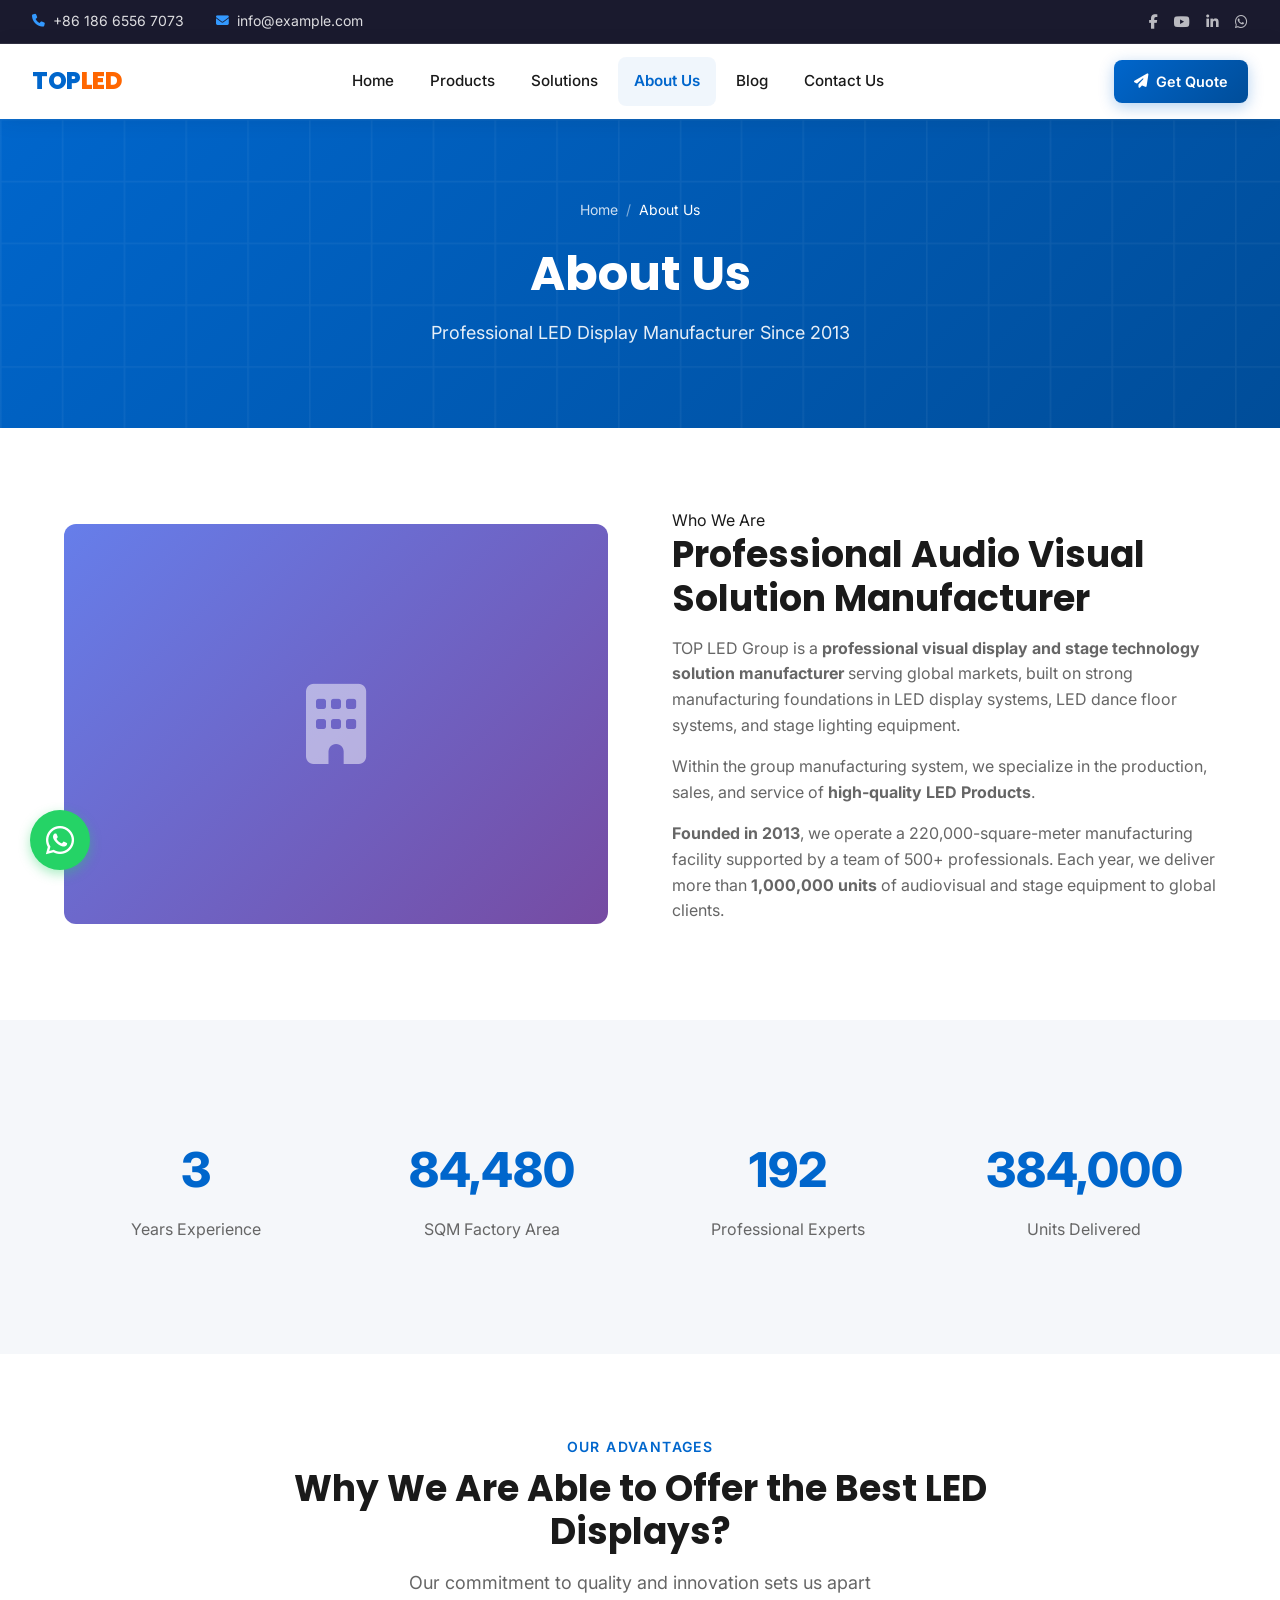
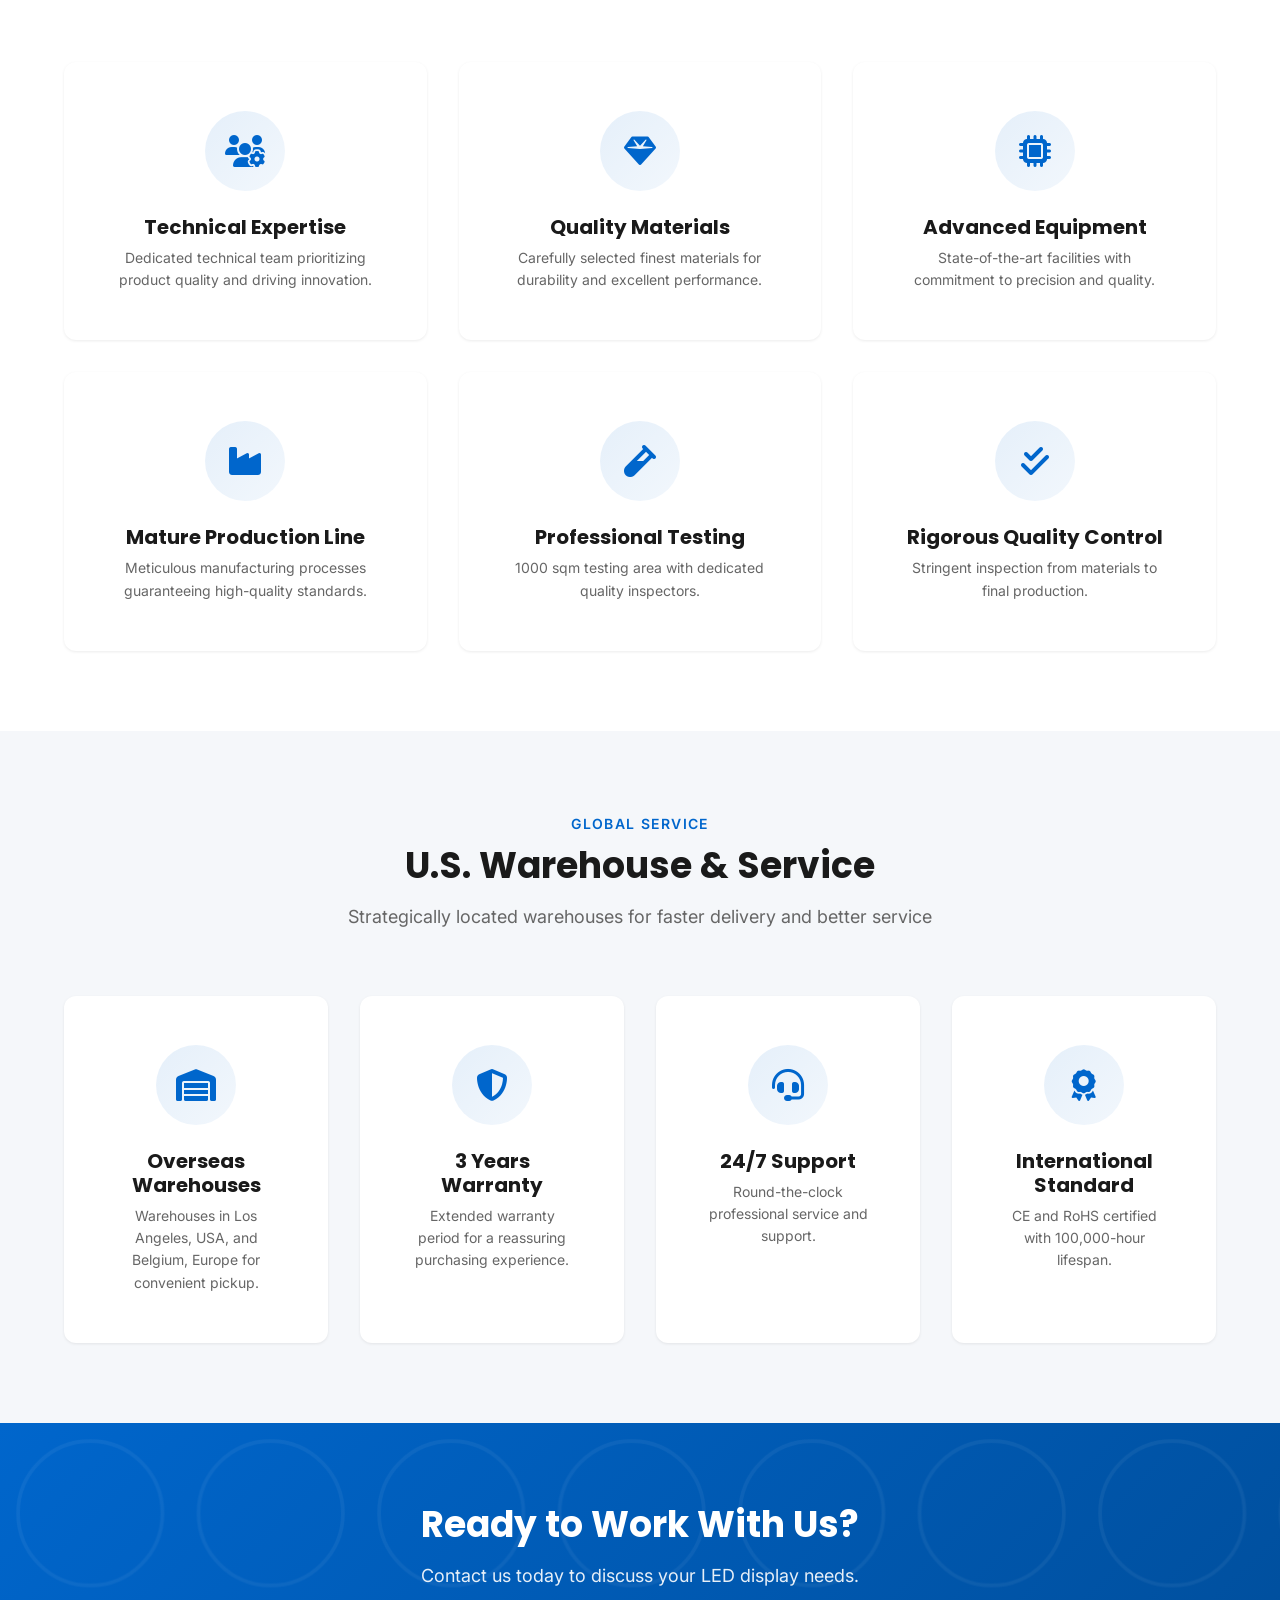
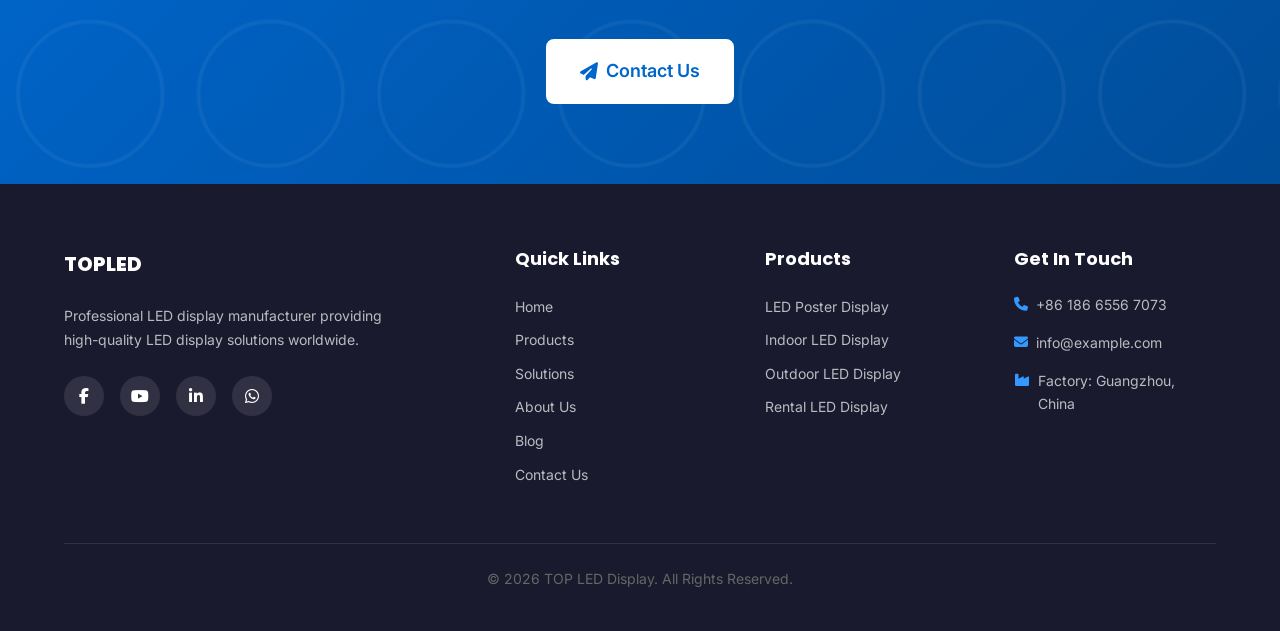
<file: about.html>
<!DOCTYPE html>
<html lang="en">
<head>
    <meta charset="UTF-8">
    <meta name="viewport" content="width=device-width, initial-scale=1.0">
    <title>About Us - Professional LED Display Manufacturer | TOP LED Display</title>
    <meta name="description" content="Learn about TOP LED Display - a leading LED display manufacturer with 10+ years experience, 220,000 sqm factory, and 500+ professional team members.">
    
    <link rel="preconnect" href="https://fonts.googleapis.com">
    <link rel="preconnect" href="https://fonts.gstatic.com" crossorigin>
    <link href="https://fonts.googleapis.com/css2?family=Inter:wght@300;400;500;600;700&family=Poppins:wght@400;500;600;700;800&display=swap" rel="stylesheet">
    <link rel="stylesheet" href="https://cdnjs.cloudflare.com/ajax/libs/font-awesome/6.5.1/css/all.min.css">
    <link rel="stylesheet" href="css/style.css">
</head>
<body>

    <!-- Reading Progress Bar -->
    <div class="reading-progress"><div class="progress-bar"></div></div>

    <!-- Header -->
    <div class="header-top">
        <div class="container">
            <div class="header-contact">
                <a href="tel:+8618665567073"><i class="fas fa-phone"></i> +86 186 6556 7073</a>
                <a href="mailto:info@example.com"><i class="fas fa-envelope"></i> info@example.com</a>
            </div>
            <div class="header-social">
                <a href="#"><i class="fab fa-facebook-f"></i></a>
                <a href="#"><i class="fab fa-youtube"></i></a>
                <a href="#"><i class="fab fa-linkedin-in"></i></a>
                <a href="#"><i class="fab fa-whatsapp"></i></a>
            </div>
        </div>
    </div>

    <header class="site-header">
        <div class="header-main">
            <div class="container">
                <a href="index.html" class="site-logo">
                    <span class="logo-text">TOP<span>LED</span></span>
                </a>
                <nav class="main-nav">
                    <ul>
                        <li><a href="index.html">Home</a></li>
                        <li><a href="products.html">Products</a></li>
                        <li><a href="solutions.html">Solutions</a></li>
                        <li><a href="about.html" class="active">About Us</a></li>
                        <li><a href="blog.html">Blog</a></li>
                        <li><a href="contact.html">Contact Us</a></li>
                    </ul>
                </nav>
                <div class="header-cta">
                    <a href="contact.html" class="btn btn-primary btn-sm"><i class="fas fa-paper-plane"></i> Get Quote</a>
                </div>
                <button class="menu-toggle" aria-label="Toggle Menu"><i class="fas fa-bars"></i></button>
            </div>
        </div>
    </header>

    <main>
        <!-- Page Banner -->
        <section class="page-banner">
            <div class="container">
                <div class="page-banner-content">
                    <nav class="breadcrumbs">
                        <a href="index.html">Home</a>
                        <span class="separator">/</span>
                        <span class="current">About Us</span>
                    </nav>
                    <h1>About Us</h1>
                    <p>Professional LED Display Manufacturer Since 2013</p>
                </div>
            </div>
        </section>

        <!-- Company Introduction -->
        <section class="section">
            <div class="container">
                <div class="grid grid-2 items-center" style="gap: 4rem;">
                    <div class="fade-in">
                        <div style="background: linear-gradient(135deg, #667eea 0%, #764ba2 100%); height: 400px; border-radius: 12px; display: flex; align-items: center; justify-content: center;">
                            <i class="fas fa-building" style="font-size: 5rem; color: white; opacity: 0.5;"></i>
                        </div>
                    </div>
                    <div class="fade-in">
                        <span class="section-label">Who We Are</span>
                        <h2>Professional Audio Visual Solution Manufacturer</h2>
                        <p>TOP LED Group is a <strong>professional visual display and stage technology solution manufacturer</strong> serving global markets, built on strong manufacturing foundations in LED display systems, LED dance floor systems, and stage lighting equipment.</p>
                        <p>Within the group manufacturing system, we specialize in the production, sales, and service of <strong>high-quality LED Products</strong>.</p>
                        <p><strong>Founded in 2013</strong>, we operate a 220,000-square-meter manufacturing facility supported by a team of 500+ professionals. Each year, we deliver more than <strong>1,000,000 units</strong> of audiovisual and stage equipment to global clients.</p>
                    </div>
                </div>
            </div>
        </section>

        <!-- Company Stats -->
        <section class="section section-bg">
            <div class="container">
                <div class="grid grid-4 text-center">
                    <div class="fade-in delay-1" style="padding: 2rem;">
                        <div class="stat-number" data-count="10" style="font-size: 3rem; font-weight: 800; color: var(--color-primary); margin-bottom: 0.5rem;">10+</div>
                        <div style="color: var(--color-text-secondary);">Years Experience</div>
                    </div>
                    <div class="fade-in delay-2" style="padding: 2rem;">
                        <div class="stat-number" data-count="220000" style="font-size: 3rem; font-weight: 800; color: var(--color-primary); margin-bottom: 0.5rem;">220,000</div>
                        <div style="color: var(--color-text-secondary);">SQM Factory Area</div>
                    </div>
                    <div class="fade-in delay-3" style="padding: 2rem;">
                        <div class="stat-number" data-count="500" style="font-size: 3rem; font-weight: 800; color: var(--color-primary); margin-bottom: 0.5rem;">500+</div>
                        <div style="color: var(--color-text-secondary);">Professional Experts</div>
                    </div>
                    <div class="fade-in delay-4" style="padding: 2rem;">
                        <div class="stat-number" data-count="1000000" style="font-size: 3rem; font-weight: 800; color: var(--color-primary); margin-bottom: 0.5rem;">1,000,000+</div>
                        <div style="color: var(--color-text-secondary);">Units Delivered</div>
                    </div>
                </div>
            </div>
        </section>

        <!-- Why Choose Us -->
        <section class="section">
            <div class="container">
                <div class="section-header fade-in">
                    <span class="section-label">Our Advantages</span>
                    <h2>Why We Are Able to Offer the Best LED Displays?</h2>
                    <p>Our commitment to quality and innovation sets us apart</p>
                </div>
                <div class="advantages-grid">
                    <div class="advantage-card fade-in delay-1">
                        <div class="advantage-icon"><i class="fas fa-users-cog"></i></div>
                        <h4>Technical Expertise</h4>
                        <p>Dedicated technical team prioritizing product quality and driving innovation.</p>
                    </div>
                    <div class="advantage-card fade-in delay-2">
                        <div class="advantage-icon"><i class="fas fa-gem"></i></div>
                        <h4>Quality Materials</h4>
                        <p>Carefully selected finest materials for durability and excellent performance.</p>
                    </div>
                    <div class="advantage-card fade-in delay-3">
                        <div class="advantage-icon"><i class="fas fa-microchip"></i></div>
                        <h4>Advanced Equipment</h4>
                        <p>State-of-the-art facilities with commitment to precision and quality.</p>
                    </div>
                    <div class="advantage-card fade-in delay-4">
                        <div class="advantage-icon"><i class="fas fa-industry"></i></div>
                        <h4>Mature Production Line</h4>
                        <p>Meticulous manufacturing processes guaranteeing high-quality standards.</p>
                    </div>
                    <div class="advantage-card fade-in delay-5">
                        <div class="advantage-icon"><i class="fas fa-vial"></i></div>
                        <h4>Professional Testing</h4>
                        <p>1000 sqm testing area with dedicated quality inspectors.</p>
                    </div>
                    <div class="advantage-card fade-in delay-1">
                        <div class="advantage-icon"><i class="fas fa-check-double"></i></div>
                        <h4>Rigorous Quality Control</h4>
                        <p>Stringent inspection from materials to final production.</p>
                    </div>
                </div>
            </div>
        </section>

        <!-- US Warehouse -->
        <section class="section section-bg">
            <div class="container">
                <div class="section-header fade-in">
                    <span class="section-label">Global Service</span>
                    <h2>U.S. Warehouse & Service</h2>
                    <p>Strategically located warehouses for faster delivery and better service</p>
                </div>
                <div class="grid grid-4">
                    <div class="advantage-card fade-in delay-1">
                        <div class="advantage-icon"><i class="fas fa-warehouse"></i></div>
                        <h4>Overseas Warehouses</h4>
                        <p>Warehouses in Los Angeles, USA, and Belgium, Europe for convenient pickup.</p>
                    </div>
                    <div class="advantage-card fade-in delay-2">
                        <div class="advantage-icon"><i class="fas fa-shield-alt"></i></div>
                        <h4>3 Years Warranty</h4>
                        <p>Extended warranty period for a reassuring purchasing experience.</p>
                    </div>
                    <div class="advantage-card fade-in delay-3">
                        <div class="advantage-icon"><i class="fas fa-headset"></i></div>
                        <h4>24/7 Support</h4>
                        <p>Round-the-clock professional service and support.</p>
                    </div>
                    <div class="advantage-card fade-in delay-4">
                        <div class="advantage-icon"><i class="fas fa-award"></i></div>
                        <h4>International Standard</h4>
                        <p>CE and RoHS certified with 100,000-hour lifespan.</p>
                    </div>
                </div>
            </div>
        </section>

        <!-- CTA Section -->
        <section class="section cta-section">
            <div class="container">
                <div class="cta-content fade-in">
                    <h2>Ready to Work With Us?</h2>
                    <p>Contact us today to discuss your LED display needs.</p>
                    <div class="cta-buttons">
                        <a href="contact.html" class="btn btn-white btn-lg"><i class="fas fa-paper-plane"></i> Contact Us</a>
                    </div>
                </div>
            </div>
        </section>
    </main>

    <!-- Footer -->
    <footer class="site-footer">
        <div class="container">
            <div class="footer-main">
                <div class="footer-brand">
                    <a href="index.html" class="footer-logo"><span class="logo-text">TOP<span>LED</span></span></a>
                    <p class="footer-description">Professional LED display manufacturer providing high-quality LED display solutions worldwide.</p>
                    <div class="footer-social">
                        <a href="#"><i class="fab fa-facebook-f"></i></a>
                        <a href="#"><i class="fab fa-youtube"></i></a>
                        <a href="#"><i class="fab fa-linkedin-in"></i></a>
                        <a href="#"><i class="fab fa-whatsapp"></i></a>
                    </div>
                </div>
                <div class="footer-column">
                    <h4>Quick Links</h4>
                    <ul class="footer-links">
                        <li><a href="index.html">Home</a></li>
                        <li><a href="products.html">Products</a></li>
                        <li><a href="solutions.html">Solutions</a></li>
                        <li><a href="about.html">About Us</a></li>
                        <li><a href="blog.html">Blog</a></li>
                        <li><a href="contact.html">Contact Us</a></li>
                    </ul>
                </div>
                <div class="footer-column">
                    <h4>Products</h4>
                    <ul class="footer-links">
                        <li><a href="products.html#led-poster">LED Poster Display</a></li>
                        <li><a href="products.html#indoor">Indoor LED Display</a></li>
                        <li><a href="products.html#outdoor">Outdoor LED Display</a></li>
                        <li><a href="products.html#rental">Rental LED Display</a></li>
                    </ul>
                </div>
                <div class="footer-column">
                    <h4>Get In Touch</h4>
                    <ul class="footer-contact">
                        <li><i class="fas fa-phone"></i> <a href="tel:+8618665567073">+86 186 6556 7073</a></li>
                        <li><i class="fas fa-envelope"></i> <a href="mailto:info@example.com">info@example.com</a></li>
                        <li><i class="fas fa-industry"></i> <span>Factory: Guangzhou, China</span></li>
                    </ul>
                </div>
            </div>
            <div class="footer-bottom">
                <p>&copy; 2026 TOP LED Display. All Rights Reserved.</p>
            </div>
        </div>
    </footer>

    <a href="https://wa.me/8618665567073" class="whatsapp-float" target="_blank"><i class="fab fa-whatsapp"></i></a>
    <button class="back-to-top"><i class="fas fa-chevron-up"></i></button>
    <script src="js/main.js"></script>
</body>
</html>
</file>
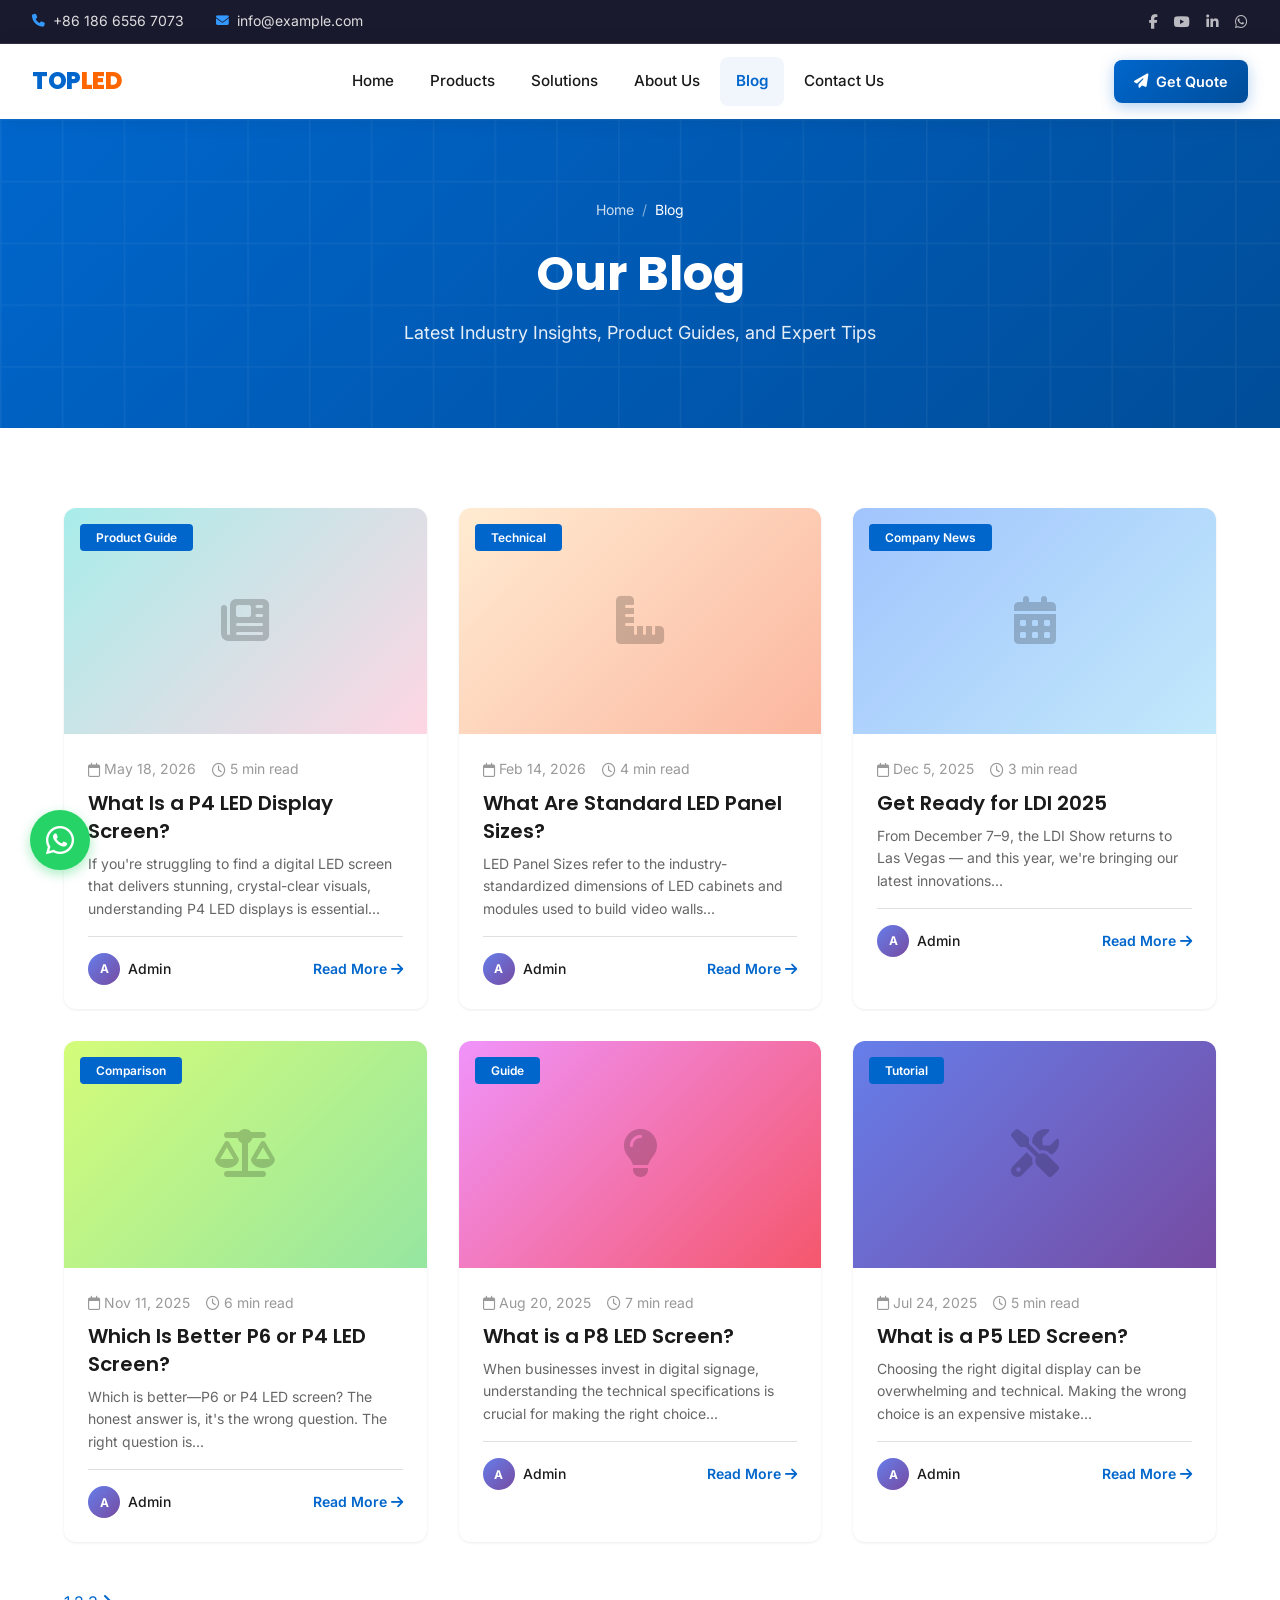
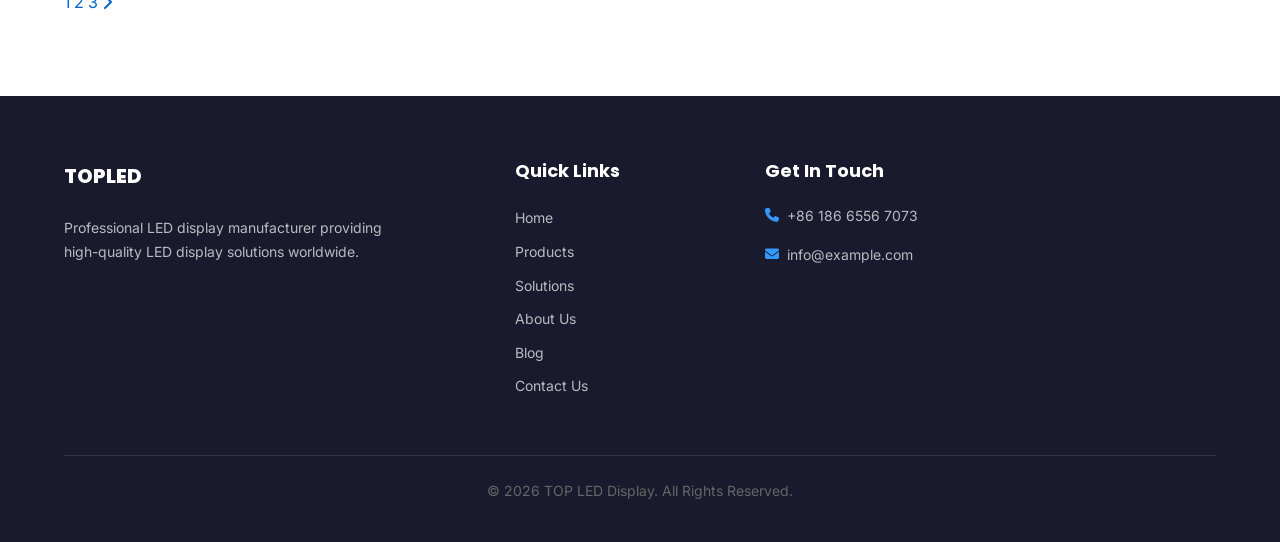
<file: blog.html>
<!DOCTYPE html>
<html lang="en">
<head>
    <meta charset="UTF-8">
    <meta name="viewport" content="width=device-width, initial-scale=1.0">
    <title>Blog - LED Display Industry Insights | TOP LED Display</title>
    <meta name="description" content="Latest industry insights, product guides, and expert tips about LED displays from TOP LED Display.">
    <link rel="preconnect" href="https://fonts.googleapis.com">
    <link rel="preconnect" href="https://fonts.gstatic.com" crossorigin>
    <link href="https://fonts.googleapis.com/css2?family=Inter:wght@300;400;500;600;700&family=Poppins:wght@400;500;600;700;800&display=swap" rel="stylesheet">
    <link rel="stylesheet" href="https://cdnjs.cloudflare.com/ajax/libs/font-awesome/6.5.1/css/all.min.css">
    <link rel="stylesheet" href="css/style.css">
</head>
<body>
    <div class="reading-progress"><div class="progress-bar"></div></div>
    <div class="header-top">
        <div class="container">
            <div class="header-contact">
                <a href="tel:+8618665567073"><i class="fas fa-phone"></i> +86 186 6556 7073</a>
                <a href="mailto:info@example.com"><i class="fas fa-envelope"></i> info@example.com</a>
            </div>
            <div class="header-social">
                <a href="#"><i class="fab fa-facebook-f"></i></a>
                <a href="#"><i class="fab fa-youtube"></i></a>
                <a href="#"><i class="fab fa-linkedin-in"></i></a>
                <a href="#"><i class="fab fa-whatsapp"></i></a>
            </div>
        </div>
    </div>
    <header class="site-header">
        <div class="header-main">
            <div class="container">
                <a href="index.html" class="site-logo"><span class="logo-text">TOP<span>LED</span></span></a>
                <nav class="main-nav">
                    <ul>
                        <li><a href="index.html">Home</a></li>
                        <li><a href="products.html">Products</a></li>
                        <li><a href="solutions.html">Solutions</a></li>
                        <li><a href="about.html">About Us</a></li>
                        <li><a href="blog.html" class="active">Blog</a></li>
                        <li><a href="contact.html">Contact Us</a></li>
                    </ul>
                </nav>
                <div class="header-cta"><a href="contact.html" class="btn btn-primary btn-sm"><i class="fas fa-paper-plane"></i> Get Quote</a></div>
                <button class="menu-toggle" aria-label="Toggle Menu"><i class="fas fa-bars"></i></button>
            </div>
        </div>
    </header>
    <main>
        <section class="page-banner">
            <div class="container">
                <div class="page-banner-content">
                    <nav class="breadcrumbs"><a href="index.html">Home</a><span class="separator">/</span><span class="current">Blog</span></nav>
                    <h1>Our Blog</h1>
                    <p>Latest Industry Insights, Product Guides, and Expert Tips</p>
                </div>
            </div>
        </section>
        <section class="section">
            <div class="container">
                <div class="blog-grid">
                    <article class="blog-card fade-in delay-1">
                        <div class="blog-card-image"><div class="placeholder-icon"><i class="fas fa-newspaper"></i></div><span class="blog-card-category">Product Guide</span></div>
                        <div class="blog-card-content">
                            <div class="blog-card-meta"><span><i class="far fa-calendar"></i> May 18, 2026</span><span><i class="far fa-clock"></i> 5 min read</span></div>
                            <h3 class="blog-card-title"><a href="blog/what-is-p4-led-display.html">What Is a P4 LED Display Screen?</a></h3>
                            <p class="blog-card-excerpt">If you're struggling to find a digital LED screen that delivers stunning, crystal-clear visuals, understanding P4 LED displays is essential...</p>
                            <div class="blog-card-footer"><div class="blog-card-author"><div class="blog-card-author-avatar">A</div><span class="blog-card-author-name">Admin</span></div><a href="blog/what-is-p4-led-display.html" class="blog-card-read-more">Read More <i class="fas fa-arrow-right"></i></a></div>
                        </div>
                    </article>
                    <article class="blog-card fade-in delay-2">
                        <div class="blog-card-image" style="background: linear-gradient(135deg, #ffecd2 0%, #fcb69f 100%);"><div class="placeholder-icon"><i class="fas fa-ruler-combined"></i></div><span class="blog-card-category">Technical</span></div>
                        <div class="blog-card-content">
                            <div class="blog-card-meta"><span><i class="far fa-calendar"></i> Feb 14, 2026</span><span><i class="far fa-clock"></i> 4 min read</span></div>
                            <h3 class="blog-card-title"><a href="#">What Are Standard LED Panel Sizes?</a></h3>
                            <p class="blog-card-excerpt">LED Panel Sizes refer to the industry-standardized dimensions of LED cabinets and modules used to build video walls...</p>
                            <div class="blog-card-footer"><div class="blog-card-author"><div class="blog-card-author-avatar">A</div><span class="blog-card-author-name">Admin</span></div><a href="#" class="blog-card-read-more">Read More <i class="fas fa-arrow-right"></i></a></div>
                        </div>
                    </article>
                    <article class="blog-card fade-in delay-3">
                        <div class="blog-card-image" style="background: linear-gradient(135deg, #a1c4fd 0%, #c2e9fb 100%);"><div class="placeholder-icon"><i class="fas fa-calendar-alt"></i></div><span class="blog-card-category">Company News</span></div>
                        <div class="blog-card-content">
                            <div class="blog-card-meta"><span><i class="far fa-calendar"></i> Dec 5, 2025</span><span><i class="far fa-clock"></i> 3 min read</span></div>
                            <h3 class="blog-card-title"><a href="#">Get Ready for LDI 2025</a></h3>
                            <p class="blog-card-excerpt">From December 7–9, the LDI Show returns to Las Vegas — and this year, we're bringing our latest innovations...</p>
                            <div class="blog-card-footer"><div class="blog-card-author"><div class="blog-card-author-avatar">A</div><span class="blog-card-author-name">Admin</span></div><a href="#" class="blog-card-read-more">Read More <i class="fas fa-arrow-right"></i></a></div>
                        </div>
                    </article>
                    <article class="blog-card fade-in delay-1">
                        <div class="blog-card-image" style="background: linear-gradient(135deg, #d4fc79 0%, #96e6a1 100%);"><div class="placeholder-icon"><i class="fas fa-balance-scale"></i></div><span class="blog-card-category">Comparison</span></div>
                        <div class="blog-card-content">
                            <div class="blog-card-meta"><span><i class="far fa-calendar"></i> Nov 11, 2025</span><span><i class="far fa-clock"></i> 6 min read</span></div>
                            <h3 class="blog-card-title"><a href="#">Which Is Better P6 or P4 LED Screen?</a></h3>
                            <p class="blog-card-excerpt">Which is better—P6 or P4 LED screen? The honest answer is, it's the wrong question. The right question is...</p>
                            <div class="blog-card-footer"><div class="blog-card-author"><div class="blog-card-author-avatar">A</div><span class="blog-card-author-name">Admin</span></div><a href="#" class="blog-card-read-more">Read More <i class="fas fa-arrow-right"></i></a></div>
                        </div>
                    </article>
                    <article class="blog-card fade-in delay-2">
                        <div class="blog-card-image" style="background: linear-gradient(135deg, #f093fb 0%, #f5576c 100%);"><div class="placeholder-icon"><i class="fas fa-lightbulb"></i></div><span class="blog-card-category">Guide</span></div>
                        <div class="blog-card-content">
                            <div class="blog-card-meta"><span><i class="far fa-calendar"></i> Aug 20, 2025</span><span><i class="far fa-clock"></i> 7 min read</span></div>
                            <h3 class="blog-card-title"><a href="#">What is a P8 LED Screen?</a></h3>
                            <p class="blog-card-excerpt">When businesses invest in digital signage, understanding the technical specifications is crucial for making the right choice...</p>
                            <div class="blog-card-footer"><div class="blog-card-author"><div class="blog-card-author-avatar">A</div><span class="blog-card-author-name">Admin</span></div><a href="#" class="blog-card-read-more">Read More <i class="fas fa-arrow-right"></i></a></div>
                        </div>
                    </article>
                    <article class="blog-card fade-in delay-3">
                        <div class="blog-card-image" style="background: linear-gradient(135deg, #667eea 0%, #764ba2 100%);"><div class="placeholder-icon"><i class="fas fa-tools"></i></div><span class="blog-card-category">Tutorial</span></div>
                        <div class="blog-card-content">
                            <div class="blog-card-meta"><span><i class="far fa-calendar"></i> Jul 24, 2025</span><span><i class="far fa-clock"></i> 5 min read</span></div>
                            <h3 class="blog-card-title"><a href="#">What is a P5 LED Screen?</a></h3>
                            <p class="blog-card-excerpt">Choosing the right digital display can be overwhelming and technical. Making the wrong choice is an expensive mistake...</p>
                            <div class="blog-card-footer"><div class="blog-card-author"><div class="blog-card-author-avatar">A</div><span class="blog-card-author-name">Admin</span></div><a href="#" class="blog-card-read-more">Read More <i class="fas fa-arrow-right"></i></a></div>
                        </div>
                    </article>
                </div>
                <nav class="pagination" style="margin-top: 3rem;">
                    <a href="#" class="page-numbers current">1</a>
                    <a href="#" class="page-numbers">2</a>
                    <a href="#" class="page-numbers">3</a>
                    <a href="#" class="page-numbers next"><i class="fas fa-chevron-right"></i></a>
                </nav>
            </div>
        </section>
    </main>
    <footer class="site-footer">
        <div class="container">
            <div class="footer-main">
                <div class="footer-brand">
                    <a href="index.html" class="footer-logo"><span class="logo-text">TOP<span>LED</span></span></a>
                    <p class="footer-description">Professional LED display manufacturer providing high-quality LED display solutions worldwide.</p>
                </div>
                <div class="footer-column"><h4>Quick Links</h4><ul class="footer-links"><li><a href="index.html">Home</a></li><li><a href="products.html">Products</a></li><li><a href="solutions.html">Solutions</a></li><li><a href="about.html">About Us</a></li><li><a href="blog.html">Blog</a></li><li><a href="contact.html">Contact Us</a></li></ul></div>
                <div class="footer-column"><h4>Get In Touch</h4><ul class="footer-contact"><li><i class="fas fa-phone"></i> <a href="tel:+8618665567073">+86 186 6556 7073</a></li><li><i class="fas fa-envelope"></i> <a href="mailto:info@example.com">info@example.com</a></li></ul></div>
            </div>
            <div class="footer-bottom"><p>&copy; 2026 TOP LED Display. All Rights Reserved.</p></div>
        </div>
    </footer>
    <a href="https://wa.me/8618665567073" class="whatsapp-float" target="_blank"><i class="fab fa-whatsapp"></i></a>
    <button class="back-to-top"><i class="fas fa-chevron-up"></i></button>
    <script src="js/main.js"></script>
</body>
</html>
</file>
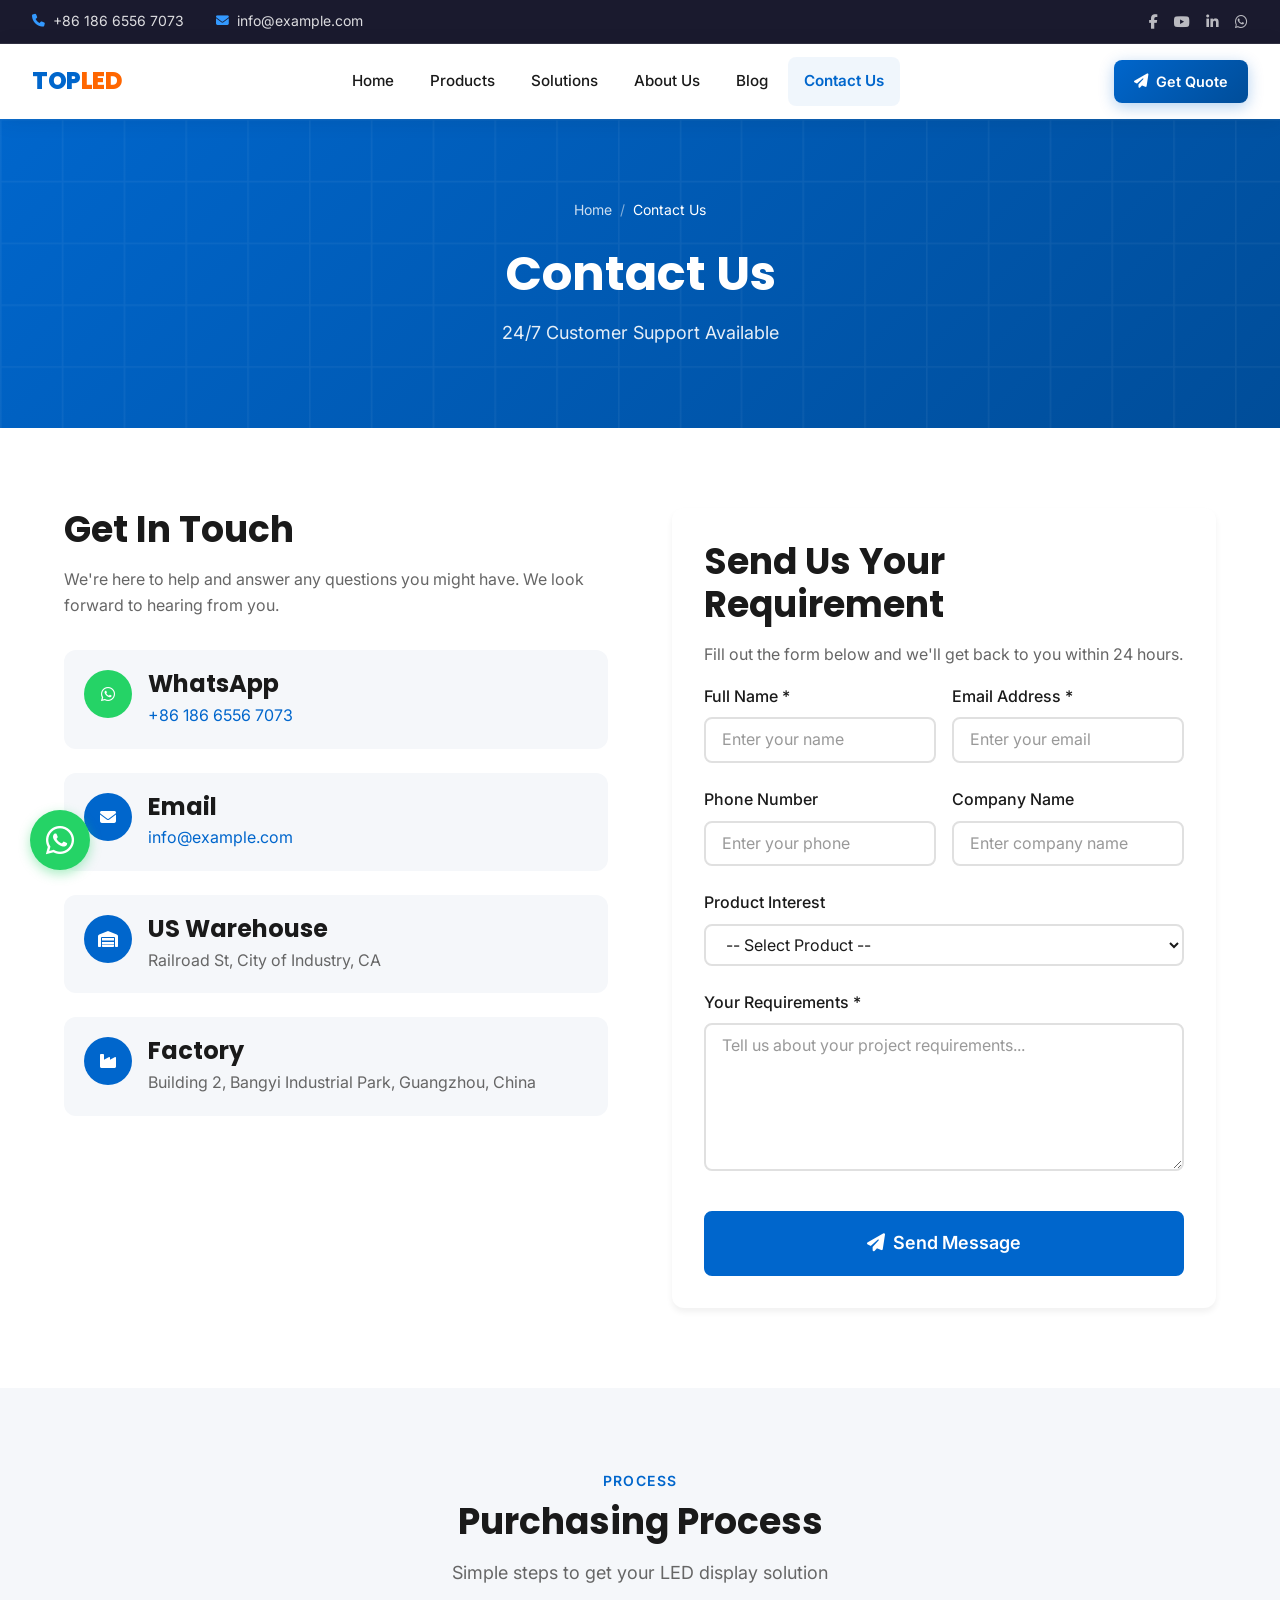
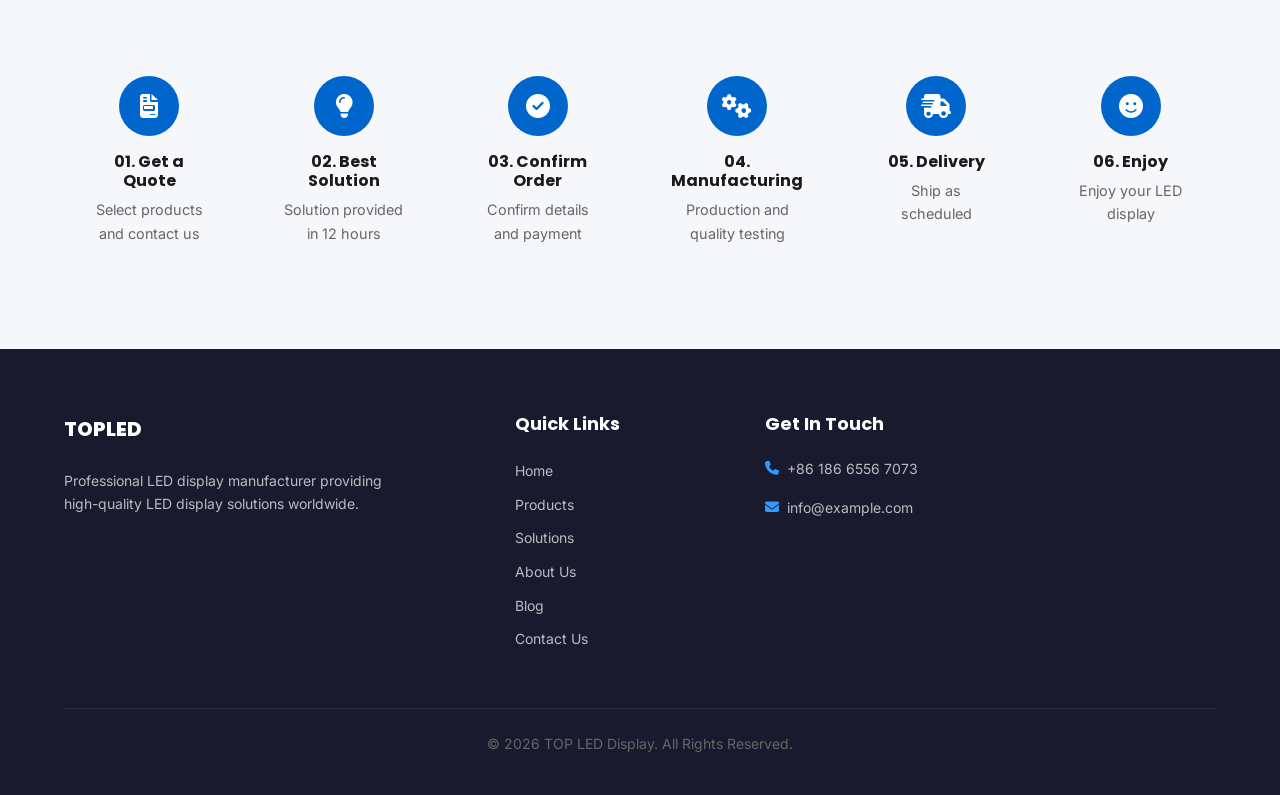
<file: contact.html>
<!DOCTYPE html>
<html lang="en">
<head>
    <meta charset="UTF-8">
    <meta name="viewport" content="width=device-width, initial-scale=1.0">
    <title>Contact Us - Get Free Quote | TOP LED Display</title>
    <meta name="description" content="Contact TOP LED Display for professional LED display solutions. Get free quote within 24 hours. WhatsApp, email, or fill out our contact form.">
    <link rel="preconnect" href="https://fonts.googleapis.com">
    <link rel="preconnect" href="https://fonts.gstatic.com" crossorigin>
    <link href="https://fonts.googleapis.com/css2?family=Inter:wght@300;400;500;600;700&family=Poppins:wght@400;500;600;700;800&display=swap" rel="stylesheet">
    <link rel="stylesheet" href="https://cdnjs.cloudflare.com/ajax/libs/font-awesome/6.5.1/css/all.min.css">
    <link rel="stylesheet" href="css/style.css">
</head>
<body>
    <div class="reading-progress"><div class="progress-bar"></div></div>
    <div class="header-top">
        <div class="container">
            <div class="header-contact">
                <a href="tel:+8618665567073"><i class="fas fa-phone"></i> +86 186 6556 7073</a>
                <a href="mailto:info@example.com"><i class="fas fa-envelope"></i> info@example.com</a>
            </div>
            <div class="header-social">
                <a href="#"><i class="fab fa-facebook-f"></i></a>
                <a href="#"><i class="fab fa-youtube"></i></a>
                <a href="#"><i class="fab fa-linkedin-in"></i></a>
                <a href="#"><i class="fab fa-whatsapp"></i></a>
            </div>
        </div>
    </div>
    <header class="site-header">
        <div class="header-main">
            <div class="container">
                <a href="index.html" class="site-logo"><span class="logo-text">TOP<span>LED</span></span></a>
                <nav class="main-nav">
                    <ul>
                        <li><a href="index.html">Home</a></li>
                        <li><a href="products.html">Products</a></li>
                        <li><a href="solutions.html">Solutions</a></li>
                        <li><a href="about.html">About Us</a></li>
                        <li><a href="blog.html">Blog</a></li>
                        <li><a href="contact.html" class="active">Contact Us</a></li>
                    </ul>
                </nav>
                <div class="header-cta"><a href="contact.html" class="btn btn-primary btn-sm"><i class="fas fa-paper-plane"></i> Get Quote</a></div>
                <button class="menu-toggle" aria-label="Toggle Menu"><i class="fas fa-bars"></i></button>
            </div>
        </div>
    </header>
    <main>
        <section class="page-banner">
            <div class="container">
                <div class="page-banner-content">
                    <nav class="breadcrumbs"><a href="index.html">Home</a><span class="separator">/</span><span class="current">Contact Us</span></nav>
                    <h1>Contact Us</h1>
                    <p>24/7 Customer Support Available</p>
                </div>
            </div>
        </section>
        <section class="section">
            <div class="container">
                <div class="grid grid-2" style="gap: 4rem;">
                    <div class="fade-in">
                        <h2>Get In Touch</h2>
                        <p>We're here to help and answer any questions you might have. We look forward to hearing from you.</p>
                        <div style="display: grid; gap: 1.5rem; margin: 2rem 0;">
                            <div style="display: flex; gap: 1rem; padding: 1.25rem; background: var(--color-bg-secondary); border-radius: 12px;">
                                <div style="width: 48px; height: 48px; background: #25d366; color: white; border-radius: 50%; display: flex; align-items: center; justify-content: center;"><i class="fab fa-whatsapp"></i></div>
                                <div><h4 style="margin-bottom: 0.25rem;">WhatsApp</h4><p style="margin-bottom: 0;"><a href="https://wa.me/8618665567073" target="_blank">+86 186 6556 7073</a></p></div>
                            </div>
                            <div style="display: flex; gap: 1rem; padding: 1.25rem; background: var(--color-bg-secondary); border-radius: 12px;">
                                <div style="width: 48px; height: 48px; background: var(--color-primary); color: white; border-radius: 50%; display: flex; align-items: center; justify-content: center;"><i class="fas fa-envelope"></i></div>
                                <div><h4 style="margin-bottom: 0.25rem;">Email</h4><p style="margin-bottom: 0;"><a href="mailto:info@example.com">info@example.com</a></p></div>
                            </div>
                            <div style="display: flex; gap: 1rem; padding: 1.25rem; background: var(--color-bg-secondary); border-radius: 12px;">
                                <div style="width: 48px; height: 48px; background: var(--color-primary); color: white; border-radius: 50%; display: flex; align-items: center; justify-content: center;"><i class="fas fa-warehouse"></i></div>
                                <div><h4 style="margin-bottom: 0.25rem;">US Warehouse</h4><p style="margin-bottom: 0;">Railroad St, City of Industry, CA</p></div>
                            </div>
                            <div style="display: flex; gap: 1rem; padding: 1.25rem; background: var(--color-bg-secondary); border-radius: 12px;">
                                <div style="width: 48px; height: 48px; background: var(--color-primary); color: white; border-radius: 50%; display: flex; align-items: center; justify-content: center;"><i class="fas fa-industry"></i></div>
                                <div><h4 style="margin-bottom: 0.25rem;">Factory</h4><p style="margin-bottom: 0;">Building 2, Bangyi Industrial Park, Guangzhou, China</p></div>
                            </div>
                        </div>
                    </div>
                    <div class="fade-in">
                        <div style="background: var(--color-bg-primary); padding: 2rem; border-radius: 12px; box-shadow: var(--shadow-md);">
                            <h2>Send Us Your Requirement</h2>
                            <p>Fill out the form below and we'll get back to you within 24 hours.</p>
                            <form id="contact-form">
                                <div class="form-row">
                                    <div class="form-group">
                                        <label class="form-label">Full Name *</label>
                                        <input type="text" class="form-input" required placeholder="Enter your name">
                                    </div>
                                    <div class="form-group">
                                        <label class="form-label">Email Address *</label>
                                        <input type="email" class="form-input" required placeholder="Enter your email">
                                    </div>
                                </div>
                                <div class="form-row">
                                    <div class="form-group">
                                        <label class="form-label">Phone Number</label>
                                        <input type="tel" class="form-input" placeholder="Enter your phone">
                                    </div>
                                    <div class="form-group">
                                        <label class="form-label">Company Name</label>
                                        <input type="text" class="form-input" placeholder="Enter company name">
                                    </div>
                                </div>
                                <div class="form-group">
                                    <label class="form-label">Product Interest</label>
                                    <select class="form-select">
                                        <option value="">-- Select Product --</option>
                                        <option>LED Poster Display</option>
                                        <option>Indoor LED Display</option>
                                        <option>Outdoor LED Display</option>
                                        <option>Rental LED Display</option>
                                        <option>LED DJ Booth</option>
                                        <option>LED Screen Floor</option>
                                        <option>Other</option>
                                    </select>
                                </div>
                                <div class="form-group">
                                    <label class="form-label">Your Requirements *</label>
                                    <textarea class="form-textarea" rows="5" required placeholder="Tell us about your project requirements..."></textarea>
                                </div>
                                <div class="form-submit">
                                    <button type="submit" class="btn btn-primary btn-lg" style="width: 100%;"><i class="fas fa-paper-plane"></i> Send Message</button>
                                </div>
                            </form>
                        </div>
                    </div>
                </div>
            </div>
        </section>
        <section class="section section-bg">
            <div class="container">
                <div class="section-header fade-in">
                    <span class="section-label">Process</span>
                    <h2>Purchasing Process</h2>
                    <p>Simple steps to get your LED display solution</p>
                </div>
                <div class="grid grid-6" style="gap: 1.5rem;">
                    <div class="fade-in delay-1" style="text-align: center; padding: 1.5rem;">
                        <div style="width: 60px; height: 60px; margin: 0 auto 1rem; background: var(--color-primary); color: white; border-radius: 50%; display: flex; align-items: center; justify-content: center; font-size: 1.5rem;"><i class="fas fa-file-invoice"></i></div>
                        <h4 style="font-size: 1rem; margin-bottom: 0.5rem;">01. Get a Quote</h4>
                        <p style="font-size: 0.9rem; margin-bottom: 0;">Select products and contact us</p>
                    </div>
                    <div class="fade-in delay-2" style="text-align: center; padding: 1.5rem;">
                        <div style="width: 60px; height: 60px; margin: 0 auto 1rem; background: var(--color-primary); color: white; border-radius: 50%; display: flex; align-items: center; justify-content: center; font-size: 1.5rem;"><i class="fas fa-lightbulb"></i></div>
                        <h4 style="font-size: 1rem; margin-bottom: 0.5rem;">02. Best Solution</h4>
                        <p style="font-size: 0.9rem; margin-bottom: 0;">Solution provided in 12 hours</p>
                    </div>
                    <div class="fade-in delay-3" style="text-align: center; padding: 1.5rem;">
                        <div style="width: 60px; height: 60px; margin: 0 auto 1rem; background: var(--color-primary); color: white; border-radius: 50%; display: flex; align-items: center; justify-content: center; font-size: 1.5rem;"><i class="fas fa-check-circle"></i></div>
                        <h4 style="font-size: 1rem; margin-bottom: 0.5rem;">03. Confirm Order</h4>
                        <p style="font-size: 0.9rem; margin-bottom: 0;">Confirm details and payment</p>
                    </div>
                    <div class="fade-in delay-4" style="text-align: center; padding: 1.5rem;">
                        <div style="width: 60px; height: 60px; margin: 0 auto 1rem; background: var(--color-primary); color: white; border-radius: 50%; display: flex; align-items: center; justify-content: center; font-size: 1.5rem;"><i class="fas fa-cogs"></i></div>
                        <h4 style="font-size: 1rem; margin-bottom: 0.5rem;">04. Manufacturing</h4>
                        <p style="font-size: 0.9rem; margin-bottom: 0;">Production and quality testing</p>
                    </div>
                    <div class="fade-in delay-5" style="text-align: center; padding: 1.5rem;">
                        <div style="width: 60px; height: 60px; margin: 0 auto 1rem; background: var(--color-primary); color: white; border-radius: 50%; display: flex; align-items: center; justify-content: center; font-size: 1.5rem;"><i class="fas fa-shipping-fast"></i></div>
                        <h4 style="font-size: 1rem; margin-bottom: 0.5rem;">05. Delivery</h4>
                        <p style="font-size: 0.9rem; margin-bottom: 0;">Ship as scheduled</p>
                    </div>
                    <div class="fade-in delay-1" style="text-align: center; padding: 1.5rem;">
                        <div style="width: 60px; height: 60px; margin: 0 auto 1rem; background: var(--color-primary); color: white; border-radius: 50%; display: flex; align-items: center; justify-content: center; font-size: 1.5rem;"><i class="fas fa-smile"></i></div>
                        <h4 style="font-size: 1rem; margin-bottom: 0.5rem;">06. Enjoy</h4>
                        <p style="font-size: 0.9rem; margin-bottom: 0;">Enjoy your LED display</p>
                    </div>
                </div>
            </div>
        </section>
    </main>
    <footer class="site-footer">
        <div class="container">
            <div class="footer-main">
                <div class="footer-brand">
                    <a href="index.html" class="footer-logo"><span class="logo-text">TOP<span>LED</span></span></a>
                    <p class="footer-description">Professional LED display manufacturer providing high-quality LED display solutions worldwide.</p>
                </div>
                <div class="footer-column"><h4>Quick Links</h4><ul class="footer-links"><li><a href="index.html">Home</a></li><li><a href="products.html">Products</a></li><li><a href="solutions.html">Solutions</a></li><li><a href="about.html">About Us</a></li><li><a href="blog.html">Blog</a></li><li><a href="contact.html">Contact Us</a></li></ul></div>
                <div class="footer-column"><h4>Get In Touch</h4><ul class="footer-contact"><li><i class="fas fa-phone"></i> <a href="tel:+8618665567073">+86 186 6556 7073</a></li><li><i class="fas fa-envelope"></i> <a href="mailto:info@example.com">info@example.com</a></li></ul></div>
            </div>
            <div class="footer-bottom"><p>&copy; 2026 TOP LED Display. All Rights Reserved.</p></div>
        </div>
    </footer>
    <a href="https://wa.me/8618665567073" class="whatsapp-float" target="_blank"><i class="fab fa-whatsapp"></i></a>
    <button class="back-to-top"><i class="fas fa-chevron-up"></i></button>
    <script src="js/main.js"></script>
</body>
</html>
</file>
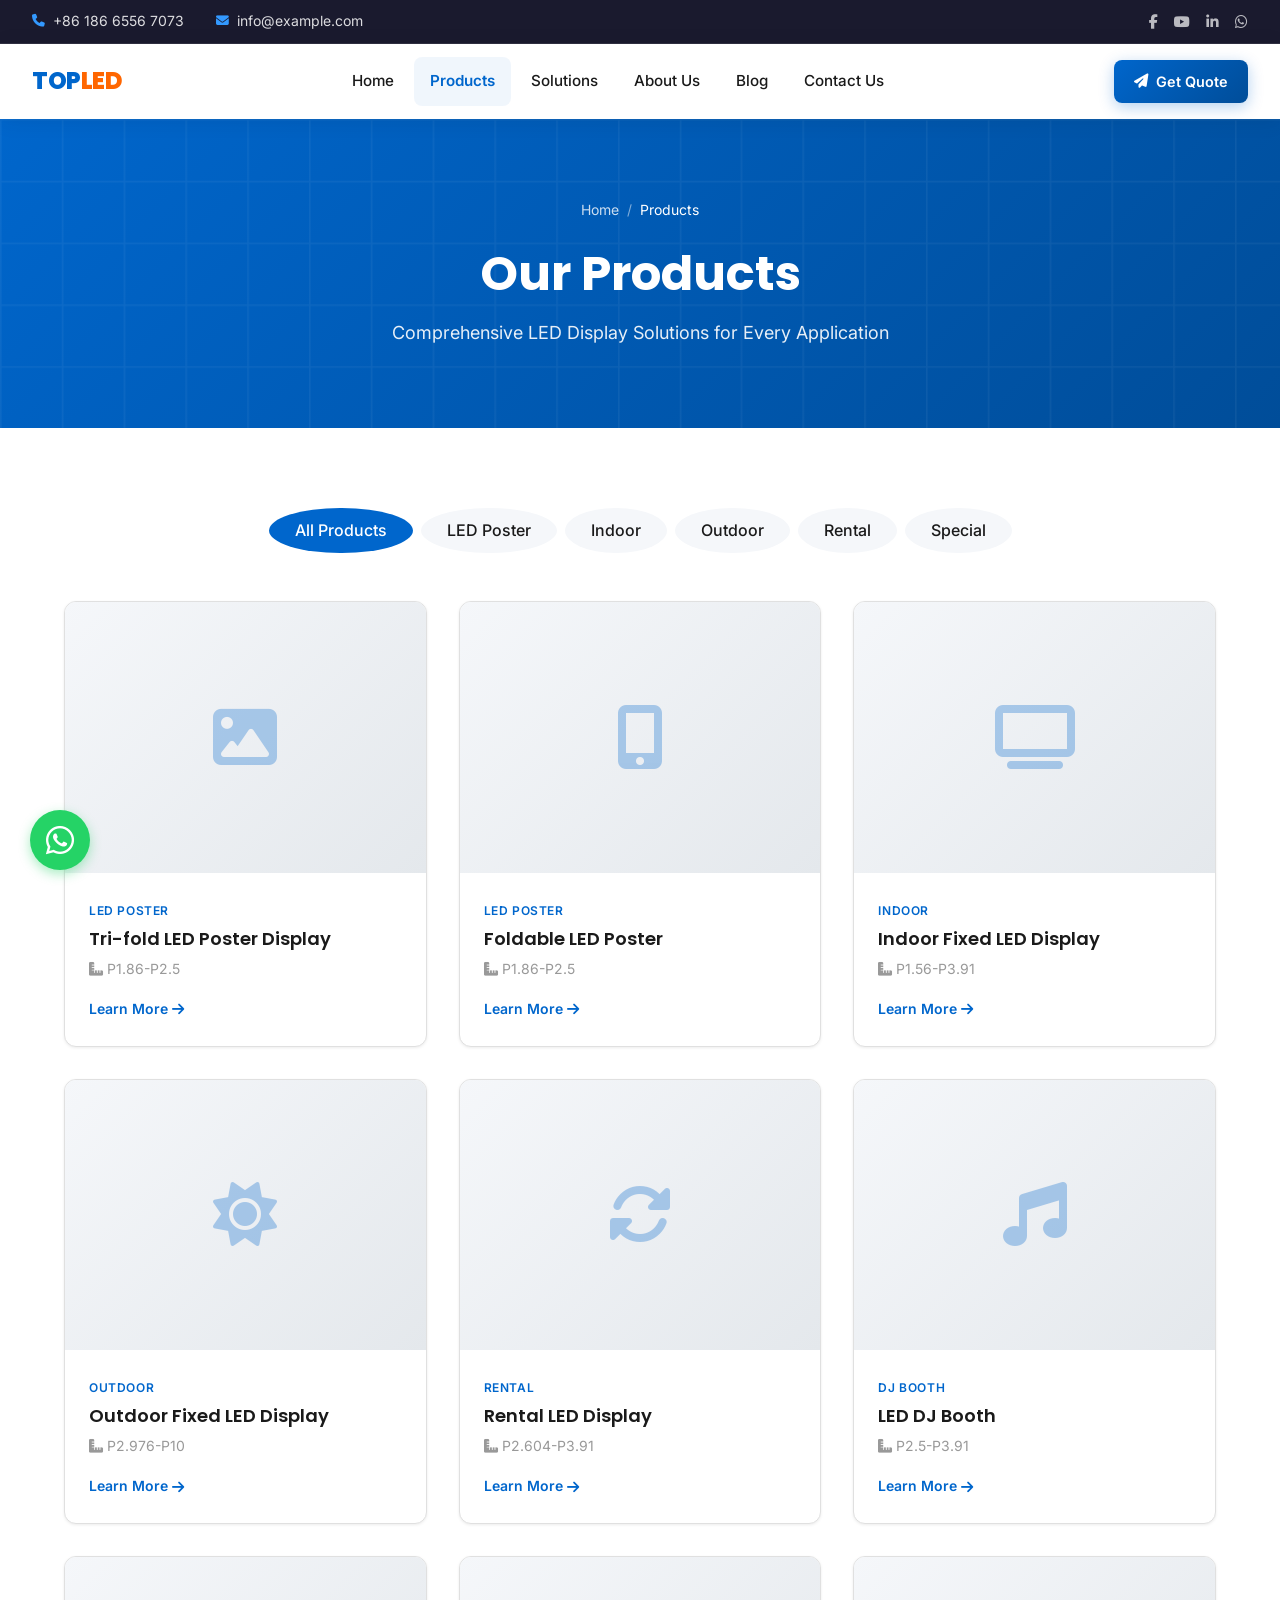
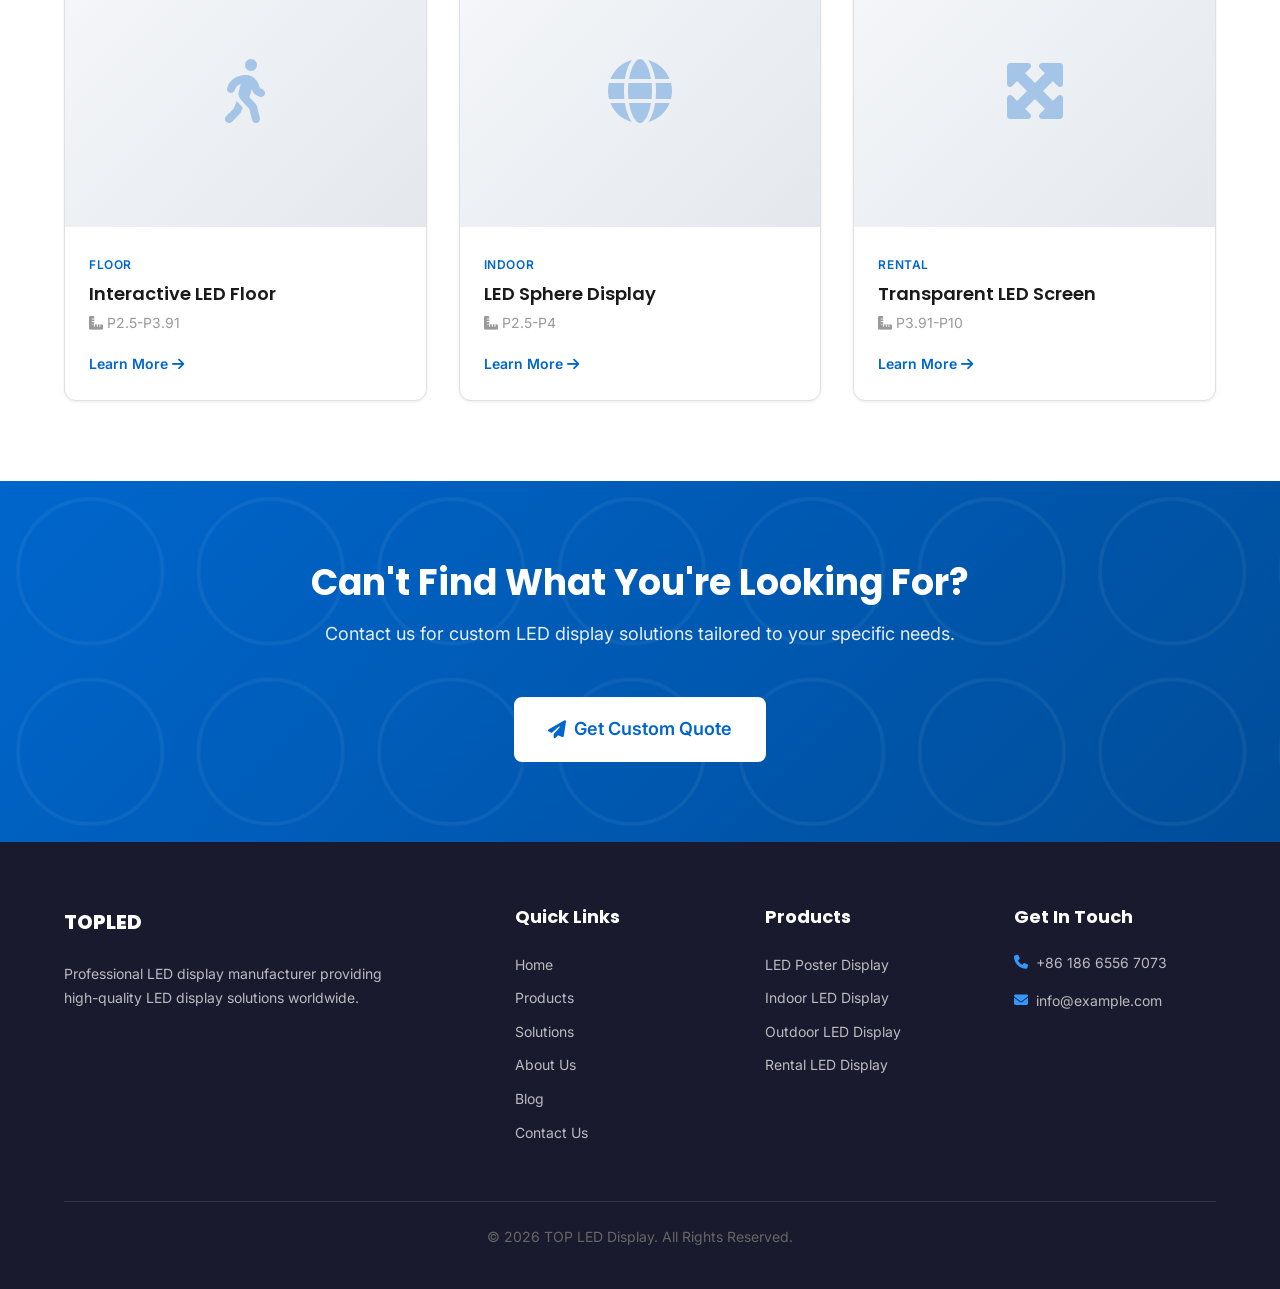
<file: products.html>
<!DOCTYPE html>
<html lang="en">
<head>
    <meta charset="UTF-8">
    <meta name="viewport" content="width=device-width, initial-scale=1.0">
    <title>Products - LED Display Solutions | TOP LED Display</title>
    <meta name="description" content="Explore our full range of LED displays including indoor, outdoor, rental, poster, DJ booth, and floor screens. Factory direct prices.">
    
    <link rel="preconnect" href="https://fonts.googleapis.com">
    <link rel="preconnect" href="https://fonts.gstatic.com" crossorigin>
    <link href="https://fonts.googleapis.com/css2?family=Inter:wght@300;400;500;600;700&family=Poppins:wght@400;500;600;700;800&display=swap" rel="stylesheet">
    <link rel="stylesheet" href="https://cdnjs.cloudflare.com/ajax/libs/font-awesome/6.5.1/css/all.min.css">
    <link rel="stylesheet" href="css/style.css">
</head>
<body>

    <div class="reading-progress"><div class="progress-bar"></div></div>

    <!-- Header -->
    <div class="header-top">
        <div class="container">
            <div class="header-contact">
                <a href="tel:+8618665567073"><i class="fas fa-phone"></i> +86 186 6556 7073</a>
                <a href="mailto:info@example.com"><i class="fas fa-envelope"></i> info@example.com</a>
            </div>
            <div class="header-social">
                <a href="#"><i class="fab fa-facebook-f"></i></a>
                <a href="#"><i class="fab fa-youtube"></i></a>
                <a href="#"><i class="fab fa-linkedin-in"></i></a>
                <a href="#"><i class="fab fa-whatsapp"></i></a>
            </div>
        </div>
    </div>

    <header class="site-header">
        <div class="header-main">
            <div class="container">
                <a href="index.html" class="site-logo"><span class="logo-text">TOP<span>LED</span></span></a>
                <nav class="main-nav">
                    <ul>
                        <li><a href="index.html">Home</a></li>
                        <li><a href="products.html" class="active">Products</a></li>
                        <li><a href="solutions.html">Solutions</a></li>
                        <li><a href="about.html">About Us</a></li>
                        <li><a href="blog.html">Blog</a></li>
                        <li><a href="contact.html">Contact Us</a></li>
                    </ul>
                </nav>
                <div class="header-cta"><a href="contact.html" class="btn btn-primary btn-sm"><i class="fas fa-paper-plane"></i> Get Quote</a></div>
                <button class="menu-toggle" aria-label="Toggle Menu"><i class="fas fa-bars"></i></button>
            </div>
        </div>
    </header>

    <main>
        <!-- Page Banner -->
        <section class="page-banner">
            <div class="container">
                <div class="page-banner-content">
                    <nav class="breadcrumbs">
                        <a href="index.html">Home</a>
                        <span class="separator">/</span>
                        <span class="current">Products</span>
                    </nav>
                    <h1>Our Products</h1>
                    <p>Comprehensive LED Display Solutions for Every Application</p>
                </div>
            </div>
        </section>

        <!-- Products Section -->
        <section class="section">
            <div class="container">
                <!-- Filter Tabs -->
                <div class="product-tabs fade-in">
                    <button class="product-tab active" data-filter="all">All Products</button>
                    <button class="product-tab" data-filter="poster">LED Poster</button>
                    <button class="product-tab" data-filter="indoor">Indoor</button>
                    <button class="product-tab" data-filter="outdoor">Outdoor</button>
                    <button class="product-tab" data-filter="rental">Rental</button>
                    <button class="product-tab" data-filter="special">Special</button>
                </div>
                
                <!-- Products Grid -->
                <div class="products-grid">
                    <!-- Product 1 -->
                    <div class="product-card poster fade-in">
                        <div class="product-card-image"><div class="placeholder-icon"><i class="fas fa-image"></i></div></div>
                        <div class="product-card-content">
                            <span class="product-card-category">LED Poster</span>
                            <h3 class="product-card-title"><a href="#">Tri-fold LED Poster Display</a></h3>
                            <div class="product-card-specs"><span><i class="fas fa-ruler-combined"></i> P1.86-P2.5</span></div>
                            <a href="#" class="product-card-link">Learn More <i class="fas fa-arrow-right"></i></a>
                        </div>
                    </div>
                    <!-- Product 2 -->
                    <div class="product-card poster fade-in">
                        <div class="product-card-image"><div class="placeholder-icon"><i class="fas fa-mobile-alt"></i></div></div>
                        <div class="product-card-content">
                            <span class="product-card-category">LED Poster</span>
                            <h3 class="product-card-title"><a href="#">Foldable LED Poster</a></h3>
                            <div class="product-card-specs"><span><i class="fas fa-ruler-combined"></i> P1.86-P2.5</span></div>
                            <a href="#" class="product-card-link">Learn More <i class="fas fa-arrow-right"></i></a>
                        </div>
                    </div>
                    <!-- Product 3 -->
                    <div class="product-card indoor fade-in">
                        <div class="product-card-image"><div class="placeholder-icon"><i class="fas fa-tv"></i></div></div>
                        <div class="product-card-content">
                            <span class="product-card-category">Indoor</span>
                            <h3 class="product-card-title"><a href="#">Indoor Fixed LED Display</a></h3>
                            <div class="product-card-specs"><span><i class="fas fa-ruler-combined"></i> P1.56-P3.91</span></div>
                            <a href="#" class="product-card-link">Learn More <i class="fas fa-arrow-right"></i></a>
                        </div>
                    </div>
                    <!-- Product 4 -->
                    <div class="product-card outdoor fade-in">
                        <div class="product-card-image"><div class="placeholder-icon"><i class="fas fa-sun"></i></div></div>
                        <div class="product-card-content">
                            <span class="product-card-category">Outdoor</span>
                            <h3 class="product-card-title"><a href="#">Outdoor Fixed LED Display</a></h3>
                            <div class="product-card-specs"><span><i class="fas fa-ruler-combined"></i> P2.976-P10</span></div>
                            <a href="#" class="product-card-link">Learn More <i class="fas fa-arrow-right"></i></a>
                        </div>
                    </div>
                    <!-- Product 5 -->
                    <div class="product-card rental fade-in">
                        <div class="product-card-image"><div class="placeholder-icon"><i class="fas fa-sync-alt"></i></div></div>
                        <div class="product-card-content">
                            <span class="product-card-category">Rental</span>
                            <h3 class="product-card-title"><a href="#">Rental LED Display</a></h3>
                            <div class="product-card-specs"><span><i class="fas fa-ruler-combined"></i> P2.604-P3.91</span></div>
                            <a href="#" class="product-card-link">Learn More <i class="fas fa-arrow-right"></i></a>
                        </div>
                    </div>
                    <!-- Product 6 -->
                    <div class="product-card special fade-in">
                        <div class="product-card-image"><div class="placeholder-icon"><i class="fas fa-music"></i></div></div>
                        <div class="product-card-content">
                            <span class="product-card-category">DJ Booth</span>
                            <h3 class="product-card-title"><a href="#">LED DJ Booth</a></h3>
                            <div class="product-card-specs"><span><i class="fas fa-ruler-combined"></i> P2.5-P3.91</span></div>
                            <a href="#" class="product-card-link">Learn More <i class="fas fa-arrow-right"></i></a>
                        </div>
                    </div>
                    <!-- Product 7 -->
                    <div class="product-card special fade-in">
                        <div class="product-card-image"><div class="placeholder-icon"><i class="fas fa-walking"></i></div></div>
                        <div class="product-card-content">
                            <span class="product-card-category">Floor</span>
                            <h3 class="product-card-title"><a href="#">Interactive LED Floor</a></h3>
                            <div class="product-card-specs"><span><i class="fas fa-ruler-combined"></i> P2.5-P3.91</span></div>
                            <a href="#" class="product-card-link">Learn More <i class="fas fa-arrow-right"></i></a>
                        </div>
                    </div>
                    <!-- Product 8 -->
                    <div class="product-card indoor fade-in">
                        <div class="product-card-image"><div class="placeholder-icon"><i class="fas fa-globe"></i></div></div>
                        <div class="product-card-content">
                            <span class="product-card-category">Indoor</span>
                            <h3 class="product-card-title"><a href="#">LED Sphere Display</a></h3>
                            <div class="product-card-specs"><span><i class="fas fa-ruler-combined"></i> P2.5-P4</span></div>
                            <a href="#" class="product-card-link">Learn More <i class="fas fa-arrow-right"></i></a>
                        </div>
                    </div>
                    <!-- Product 9 -->
                    <div class="product-card rental fade-in">
                        <div class="product-card-image"><div class="placeholder-icon"><i class="fas fa-expand-arrows-alt"></i></div></div>
                        <div class="product-card-content">
                            <span class="product-card-category">Rental</span>
                            <h3 class="product-card-title"><a href="#">Transparent LED Screen</a></h3>
                            <div class="product-card-specs"><span><i class="fas fa-ruler-combined"></i> P3.91-P10</span></div>
                            <a href="#" class="product-card-link">Learn More <i class="fas fa-arrow-right"></i></a>
                        </div>
                    </div>
                </div>
            </div>
        </section>

        <!-- CTA -->
        <section class="section cta-section">
            <div class="container">
                <div class="cta-content fade-in">
                    <h2>Can't Find What You're Looking For?</h2>
                    <p>Contact us for custom LED display solutions tailored to your specific needs.</p>
                    <div class="cta-buttons">
                        <a href="contact.html" class="btn btn-white btn-lg"><i class="fas fa-paper-plane"></i> Get Custom Quote</a>
                    </div>
                </div>
            </div>
        </section>
    </main>

    <!-- Footer -->
    <footer class="site-footer">
        <div class="container">
            <div class="footer-main">
                <div class="footer-brand">
                    <a href="index.html" class="footer-logo"><span class="logo-text">TOP<span>LED</span></span></a>
                    <p class="footer-description">Professional LED display manufacturer providing high-quality LED display solutions worldwide.</p>
                </div>
                <div class="footer-column">
                    <h4>Quick Links</h4>
                    <ul class="footer-links">
                        <li><a href="index.html">Home</a></li>
                        <li><a href="products.html">Products</a></li>
                        <li><a href="solutions.html">Solutions</a></li>
                        <li><a href="about.html">About Us</a></li>
                        <li><a href="blog.html">Blog</a></li>
                        <li><a href="contact.html">Contact Us</a></li>
                    </ul>
                </div>
                <div class="footer-column">
                    <h4>Products</h4>
                    <ul class="footer-links">
                        <li><a href="#">LED Poster Display</a></li>
                        <li><a href="#">Indoor LED Display</a></li>
                        <li><a href="#">Outdoor LED Display</a></li>
                        <li><a href="#">Rental LED Display</a></li>
                    </ul>
                </div>
                <div class="footer-column">
                    <h4>Get In Touch</h4>
                    <ul class="footer-contact">
                        <li><i class="fas fa-phone"></i> <a href="tel:+8618665567073">+86 186 6556 7073</a></li>
                        <li><i class="fas fa-envelope"></i> <a href="mailto:info@example.com">info@example.com</a></li>
                    </ul>
                </div>
            </div>
            <div class="footer-bottom">
                <p>&copy; 2026 TOP LED Display. All Rights Reserved.</p>
            </div>
        </div>
    </footer>

    <a href="https://wa.me/8618665567073" class="whatsapp-float" target="_blank"><i class="fab fa-whatsapp"></i></a>
    <button class="back-to-top"><i class="fas fa-chevron-up"></i></button>
    <script src="js/main.js"></script>
</body>
</html>
</file>
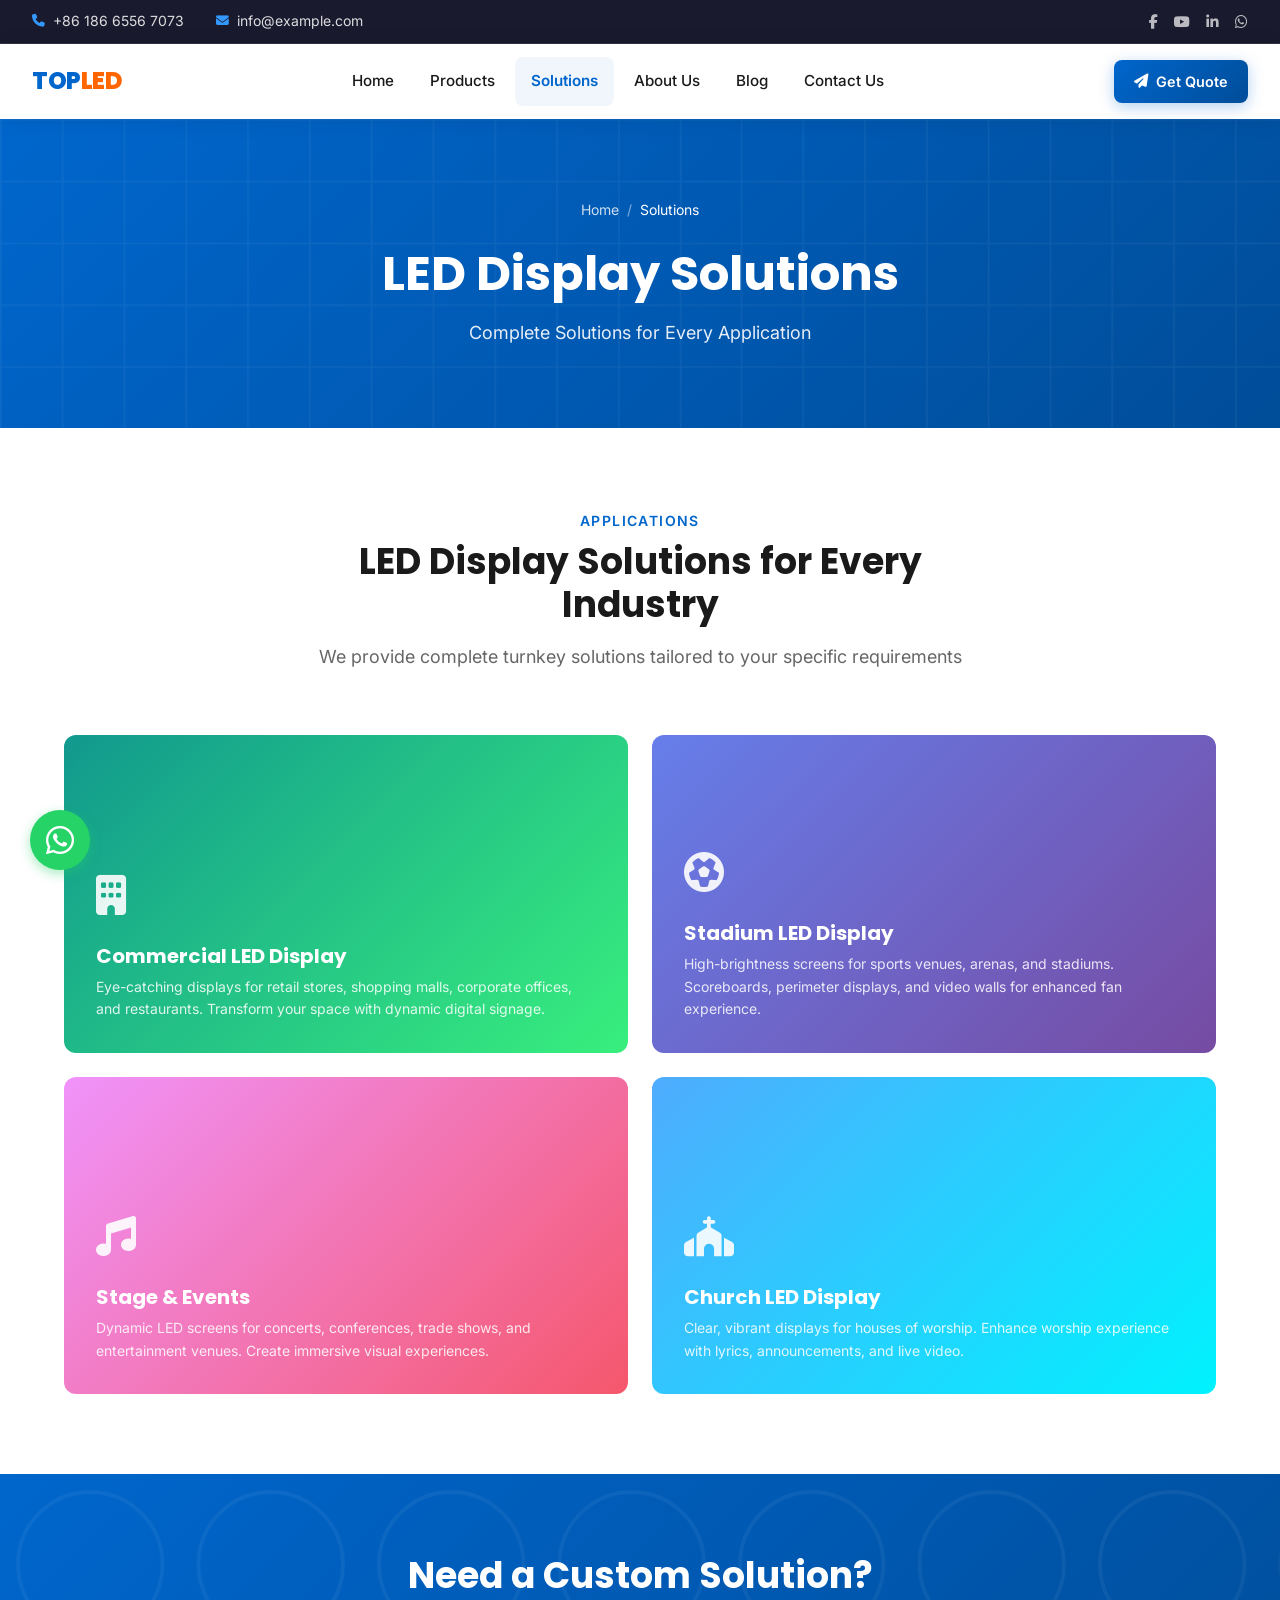
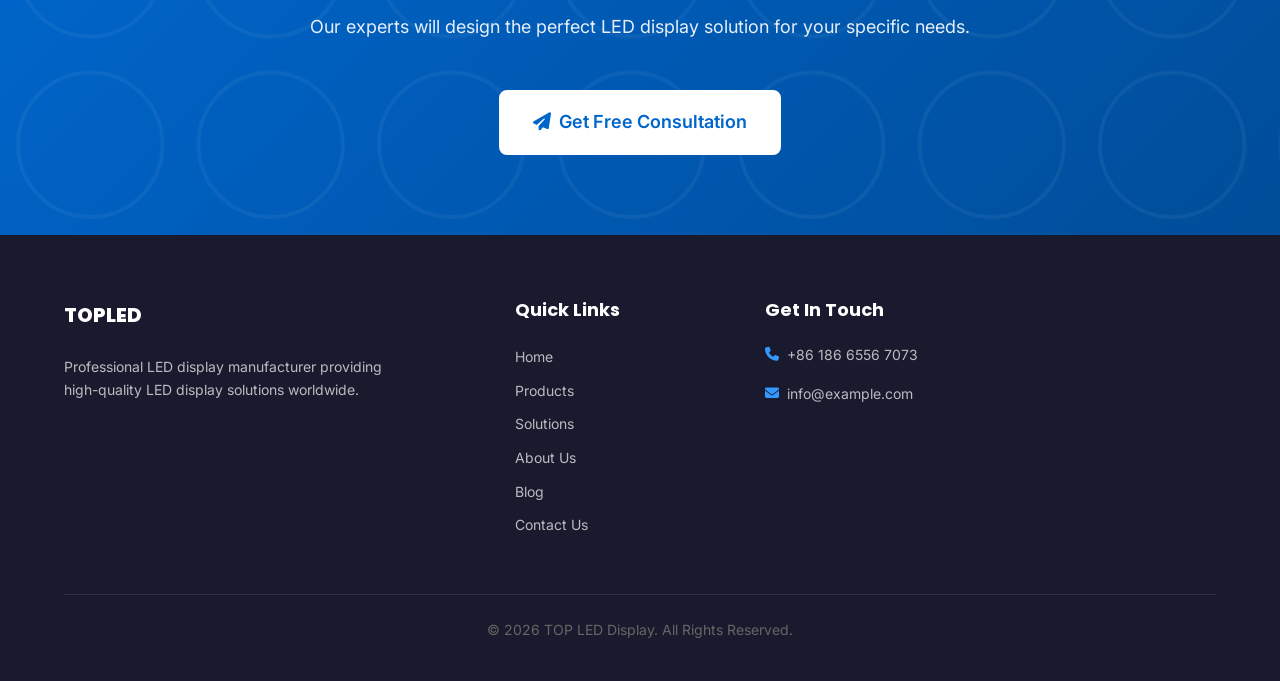
<file: solutions.html>
<!DOCTYPE html>
<html lang="en">
<head>
    <meta charset="UTF-8">
    <meta name="viewport" content="width=device-width, initial-scale=1.0">
    <title>Solutions - LED Display Applications | TOP LED Display</title>
    <meta name="description" content="Complete LED display solutions for commercial, stadium, stage, church, and advertising applications.">
    <link rel="preconnect" href="https://fonts.googleapis.com">
    <link rel="preconnect" href="https://fonts.gstatic.com" crossorigin>
    <link href="https://fonts.googleapis.com/css2?family=Inter:wght@300;400;500;600;700&family=Poppins:wght@400;500;600;700;800&display=swap" rel="stylesheet">
    <link rel="stylesheet" href="https://cdnjs.cloudflare.com/ajax/libs/font-awesome/6.5.1/css/all.min.css">
    <link rel="stylesheet" href="css/style.css">
</head>
<body>
    <div class="reading-progress"><div class="progress-bar"></div></div>
    <div class="header-top">
        <div class="container">
            <div class="header-contact">
                <a href="tel:+8618665567073"><i class="fas fa-phone"></i> +86 186 6556 7073</a>
                <a href="mailto:info@example.com"><i class="fas fa-envelope"></i> info@example.com</a>
            </div>
            <div class="header-social">
                <a href="#"><i class="fab fa-facebook-f"></i></a>
                <a href="#"><i class="fab fa-youtube"></i></a>
                <a href="#"><i class="fab fa-linkedin-in"></i></a>
                <a href="#"><i class="fab fa-whatsapp"></i></a>
            </div>
        </div>
    </div>
    <header class="site-header">
        <div class="header-main">
            <div class="container">
                <a href="index.html" class="site-logo"><span class="logo-text">TOP<span>LED</span></span></a>
                <nav class="main-nav">
                    <ul>
                        <li><a href="index.html">Home</a></li>
                        <li><a href="products.html">Products</a></li>
                        <li><a href="solutions.html" class="active">Solutions</a></li>
                        <li><a href="about.html">About Us</a></li>
                        <li><a href="blog.html">Blog</a></li>
                        <li><a href="contact.html">Contact Us</a></li>
                    </ul>
                </nav>
                <div class="header-cta"><a href="contact.html" class="btn btn-primary btn-sm"><i class="fas fa-paper-plane"></i> Get Quote</a></div>
                <button class="menu-toggle" aria-label="Toggle Menu"><i class="fas fa-bars"></i></button>
            </div>
        </div>
    </header>
    <main>
        <section class="page-banner">
            <div class="container">
                <div class="page-banner-content">
                    <nav class="breadcrumbs"><a href="index.html">Home</a><span class="separator">/</span><span class="current">Solutions</span></nav>
                    <h1>LED Display Solutions</h1>
                    <p>Complete Solutions for Every Application</p>
                </div>
            </div>
        </section>
        <section class="section">
            <div class="container">
                <div class="section-header fade-in">
                    <span class="section-label">Applications</span>
                    <h2>LED Display Solutions for Every Industry</h2>
                    <p>We provide complete turnkey solutions tailored to your specific requirements</p>
                </div>
                <div class="solutions-grid" style="grid-template-columns: repeat(2, 1fr);">
                    <div class="solution-card fade-in delay-1" id="commercial" style="aspect-ratio: 16/9;">
                        <div class="solution-card-bg" style="background: linear-gradient(135deg, #11998e 0%, #38ef7d 100%);"></div>
                        <div class="solution-card-content">
                            <div class="solution-card-icon"><i class="fas fa-building"></i></div>
                            <h3>Commercial LED Display</h3>
                            <p>Eye-catching displays for retail stores, shopping malls, corporate offices, and restaurants. Transform your space with dynamic digital signage.</p>
                        </div>
                    </div>
                    <div class="solution-card fade-in delay-2" id="stadium" style="aspect-ratio: 16/9;">
                        <div class="solution-card-bg" style="background: linear-gradient(135deg, #667eea 0%, #764ba2 100%);"></div>
                        <div class="solution-card-content">
                            <div class="solution-card-icon"><i class="fas fa-futbol"></i></div>
                            <h3>Stadium LED Display</h3>
                            <p>High-brightness screens for sports venues, arenas, and stadiums. Scoreboards, perimeter displays, and video walls for enhanced fan experience.</p>
                        </div>
                    </div>
                    <div class="solution-card fade-in delay-3" id="stage" style="aspect-ratio: 16/9;">
                        <div class="solution-card-bg" style="background: linear-gradient(135deg, #f093fb 0%, #f5576c 100%);"></div>
                        <div class="solution-card-content">
                            <div class="solution-card-icon"><i class="fas fa-music"></i></div>
                            <h3>Stage & Events</h3>
                            <p>Dynamic LED screens for concerts, conferences, trade shows, and entertainment venues. Create immersive visual experiences.</p>
                        </div>
                    </div>
                    <div class="solution-card fade-in delay-4" id="church" style="aspect-ratio: 16/9;">
                        <div class="solution-card-bg" style="background: linear-gradient(135deg, #4facfe 0%, #00f2fe 100%);"></div>
                        <div class="solution-card-content">
                            <div class="solution-card-icon"><i class="fas fa-church"></i></div>
                            <h3>Church LED Display</h3>
                            <p>Clear, vibrant displays for houses of worship. Enhance worship experience with lyrics, announcements, and live video.</p>
                        </div>
                    </div>
                </div>
            </div>
        </section>
        <section class="section cta-section">
            <div class="container">
                <div class="cta-content fade-in">
                    <h2>Need a Custom Solution?</h2>
                    <p>Our experts will design the perfect LED display solution for your specific needs.</p>
                    <div class="cta-buttons">
                        <a href="contact.html" class="btn btn-white btn-lg"><i class="fas fa-paper-plane"></i> Get Free Consultation</a>
                    </div>
                </div>
            </div>
        </section>
    </main>
    <footer class="site-footer">
        <div class="container">
            <div class="footer-main">
                <div class="footer-brand">
                    <a href="index.html" class="footer-logo"><span class="logo-text">TOP<span>LED</span></span></a>
                    <p class="footer-description">Professional LED display manufacturer providing high-quality LED display solutions worldwide.</p>
                </div>
                <div class="footer-column">
                    <h4>Quick Links</h4>
                    <ul class="footer-links">
                        <li><a href="index.html">Home</a></li>
                        <li><a href="products.html">Products</a></li>
                        <li><a href="solutions.html">Solutions</a></li>
                        <li><a href="about.html">About Us</a></li>
                        <li><a href="blog.html">Blog</a></li>
                        <li><a href="contact.html">Contact Us</a></li>
                    </ul>
                </div>
                <div class="footer-column">
                    <h4>Get In Touch</h4>
                    <ul class="footer-contact">
                        <li><i class="fas fa-phone"></i> <a href="tel:+8618665567073">+86 186 6556 7073</a></li>
                        <li><i class="fas fa-envelope"></i> <a href="mailto:info@example.com">info@example.com</a></li>
                    </ul>
                </div>
            </div>
            <div class="footer-bottom"><p>&copy; 2026 TOP LED Display. All Rights Reserved.</p></div>
        </div>
    </footer>
    <a href="https://wa.me/8618665567073" class="whatsapp-float" target="_blank"><i class="fab fa-whatsapp"></i></a>
    <button class="back-to-top"><i class="fas fa-chevron-up"></i></button>
    <script src="js/main.js"></script>
</body>
</html>
</file>
<file: css/style.css>
/**
 * ============================================================================
 * LED Display Pro - 主样式表
 * ============================================================================
 * 
 * 目录:
 * 1. CSS变量与重置
 * 2. 排版系统
 * 3. 布局组件
 * 4. 头部导航
 * 5. Hero区域
 * 6. 产品展示
 * 7. 优势特点
 * 8. 解决方案
 * 9. 客户评价
 * 10. 博客区域
 * 11. CTA区域
 * 12. 页脚
 * 13. 表单样式
 * 14. 动画效果
 * 15. 响应式设计
 * 
 * @package LED Display Pro
 * @version 1.0.0
 */

/* ============================================================================
   1. CSS变量与重置
   ========================================================================== */

:root {
    /* ----- 主色调 ----- */
    --color-primary: #0066cc;           /* 主蓝色 - 专业、可信赖 */
    --color-primary-dark: #004d99;      /* 深蓝 - hover状态 */
    --color-primary-light: #3399ff;     /* 浅蓝 - 装饰元素 */
    --color-primary-rgb: 0, 102, 204;  /* RGB值用于透明度 */
    
    /* ----- 强调色 ----- */
    --color-secondary: #ff6600;         /* 橙色 - CTA按钮、重点 */
    --color-secondary-dark: #cc5200;    /* 深橙 - hover状态 */
    --color-secondary-light: #ff8533;   /* 浅橙 - 装饰 */
    
    /* ----- 中性色 ----- */
    --color-text-primary: #1a1a1a;      /* 主要文字 */
    --color-text-secondary: #666666;    /* 次要文字 */
    --color-text-light: #999999;        /* 浅色文字 */
    --color-text-white: #ffffff;        /* 白色文字 */
    
    /* ----- 背景色 ----- */
    --color-bg-primary: #ffffff;        /* 主背景 */
    --color-bg-secondary: #f5f7fa;      /* 次背景 - 区块交替 */
    --color-bg-dark: #1a1a2e;           /* 深色背景 */
    --color-bg-dark-alt: #16213e;       /* 深色背景变体 */
    
    /* ----- 边框与分割线 ----- */
    --color-border: #e0e0e0;            /* 边框颜色 */
    --color-divider: #eeeeee;           /* 分割线 */
    
    /* ----- 状态色 ----- */
    --color-success: #28a745;           /* 成功 */
    --color-warning: #ffc107;           /* 警告 */
    --color-danger: #dc3545;            /* 危险 */
    --color-info: #17a2b8;              /* 信息 */
    
    /* ----- 字体 ----- */
    --font-primary: 'Inter', -apple-system, BlinkMacSystemFont, 'Segoe UI', Roboto, Oxygen, Ubuntu, sans-serif;
    --font-heading: 'Poppins', -apple-system, BlinkMacSystemFont, 'Segoe UI', Roboto, sans-serif;
    --font-mono: 'Fira Code', 'Courier New', Courier, monospace;
    
    /* ----- 字体大小 ----- */
    --text-xs: 0.75rem;     /* 12px */
    --text-sm: 0.875rem;    /* 14px */
    --text-base: 1rem;      /* 16px */
    --text-lg: 1.125rem;    /* 18px */
    --text-xl: 1.25rem;     /* 20px */
    --text-2xl: 1.5rem;     /* 24px */
    --text-3xl: 1.875rem;   /* 30px */
    --text-4xl: 2.25rem;    /* 36px */
    --text-5xl: 3rem;       /* 48px */
    --text-6xl: 3.75rem;    /* 60px */
    
    /* ----- 间距 ----- */
    --spacing-xs: 0.25rem;  /* 4px */
    --spacing-sm: 0.5rem;   /* 8px */
    --spacing-md: 1rem;     /* 16px */
    --spacing-lg: 1.5rem;   /* 24px */
    --spacing-xl: 2rem;     /* 32px */
    --spacing-2xl: 3rem;    /* 48px */
    --spacing-3xl: 4rem;    /* 64px */
    --spacing-4xl: 5rem;    /* 80px */
    --spacing-5xl: 6rem;    /* 96px */
    
    /* ----- 圆角 ----- */
    --radius-sm: 4px;
    --radius-md: 8px;
    --radius-lg: 12px;
    --radius-xl: 16px;
    --radius-2xl: 24px;
    --radius-full: 50%;
    
    /* ----- 阴影 ----- */
    --shadow-sm: 0 1px 3px rgba(0, 0, 0, 0.08);
    --shadow-md: 0 4px 6px rgba(0, 0, 0, 0.06);
    --shadow-lg: 0 10px 25px rgba(0, 0, 0, 0.08);
    --shadow-xl: 0 20px 50px rgba(0, 0, 0, 0.12);
    --shadow-2xl: 0 25px 60px rgba(0, 0, 0, 0.15);
    --shadow-inner: inset 0 2px 4px rgba(0, 0, 0, 0.05);
    
    /* ----- 过渡 ----- */
    --transition-fast: 150ms ease;
    --transition-base: 250ms ease;
    --transition-slow: 350ms ease;
    --transition-slower: 500ms ease;
    
    /* ----- 容器宽度 ----- */
    --container-sm: 640px;
    --container-md: 768px;
    --container-lg: 1024px;
    --container-xl: 1200px;
    --container-2xl: 1400px;
    
    /* ----- z-index层级 ----- */
    --z-dropdown: 100;
    --z-sticky: 200;
    --z-fixed: 300;
    --z-modal-backdrop: 400;
    --z-modal: 500;
    --z-tooltip: 600;
}

/* CSS重置 */
*,
*::before,
*::after {
    margin: 0;
    padding: 0;
    box-sizing: border-box;
}

html {
    font-size: 16px;
    scroll-behavior: smooth;
    -webkit-text-size-adjust: 100%;
}

body {
    font-family: var(--font-primary);
    font-size: var(--text-base);
    line-height: 1.6;
    color: var(--color-text-primary);
    background-color: var(--color-bg-primary);
    overflow-x: hidden;
    -webkit-font-smoothing: antialiased;
    -moz-osx-font-smoothing: grayscale;
}

a {
    color: var(--color-primary);
    text-decoration: none;
    transition: color var(--transition-fast);
}

a:hover {
    color: var(--color-primary-dark);
}

img {
    max-width: 100%;
    height: auto;
    display: block;
}

ul, ol {
    list-style: none;
}

button, input, textarea, select {
    font-family: inherit;
    font-size: inherit;
    line-height: inherit;
}

button {
    cursor: pointer;
    border: none;
    background: none;
}

h1, h2, h3, h4, h5, h6 {
    font-family: var(--font-heading);
    font-weight: 700;
    line-height: 1.2;
    color: var(--color-text-primary);
    margin-bottom: var(--spacing-md);
}

h1 { font-size: var(--text-5xl); }
h2 { font-size: var(--text-4xl); }
h3 { font-size: var(--text-3xl); }
h4 { font-size: var(--text-2xl); }
h5 { font-size: var(--text-xl); }
h6 { font-size: var(--text-lg); }

p {
    margin-bottom: var(--spacing-md);
    color: var(--color-text-secondary);
}

/* ============================================================================
   2. 排版系统
   ========================================================================== */

/* 标题变体 */
.heading-xl {
    font-size: clamp(2.5rem, 5vw, 4rem);
    font-weight: 800;
    line-height: 1.1;
    letter-spacing: -0.02em;
}

.heading-lg {
    font-size: clamp(2rem, 4vw, 3rem);
    font-weight: 700;
    line-height: 1.2;
}

.heading-md {
    font-size: clamp(1.5rem, 3vw, 2.25rem);
    font-weight: 700;
    line-height: 1.3;
}

.heading-sm {
    font-size: clamp(1.25rem, 2vw, 1.75rem);
    font-weight: 600;
    line-height: 1.4;
}

/* 文字样式 */
.text-center { text-align: center; }
.text-left { text-align: left; }
.text-right { text-align: right; }

.text-primary { color: var(--color-primary); }
.text-secondary { color: var(--color-secondary); }
.text-muted { color: var(--color-text-light); }
.text-white { color: var(--color-text-white); }

.text-gradient {
    background: linear-gradient(135deg, var(--color-primary) 0%, var(--color-primary-light) 100%);
    -webkit-background-clip: text;
    -webkit-text-fill-color: transparent;
    background-clip: text;
}

/* 引用块 */
blockquote {
    border-left: 4px solid var(--color-primary);
    padding: var(--spacing-lg);
    margin: var(--spacing-xl) 0;
    background-color: var(--color-bg-secondary);
    border-radius: 0 var(--radius-md) var(--radius-md) 0;
    font-style: italic;
}

blockquote p {
    margin-bottom: 0;
    font-size: var(--text-lg);
}

/* ============================================================================
   3. 布局组件
   ========================================================================== */

/* 容器 */
.container {
    width: 100%;
    max-width: var(--container-xl);
    margin: 0 auto;
    padding: 0 var(--spacing-lg);
}

.container-sm { max-width: var(--container-sm); }
.container-md { max-width: var(--container-md); }
.container-lg { max-width: var(--container-lg); }
.container-2xl { max-width: var(--container-2xl); }

/* 区块 */
.section {
    padding: var(--spacing-4xl) 0;
}

.section-sm {
    padding: var(--spacing-2xl) 0;
}

.section-lg {
    padding: var(--spacing-5xl) 0;
}

.section-bg {
    background-color: var(--color-bg-secondary);
}

.section-dark {
    background-color: var(--color-bg-dark);
    color: var(--color-text-white);
}

.section-dark h2,
.section-dark h3,
.section-dark h4 {
    color: var(--color-text-white);
}

.section-dark p {
    color: rgba(255, 255, 255, 0.85);
}

/* 区块标题 */
.section-header {
    text-align: center;
    max-width: 700px;
    margin: 0 auto var(--spacing-3xl);
}

.section-header .section-label {
    display: inline-block;
    font-size: var(--text-sm);
    font-weight: 600;
    color: var(--color-primary);
    text-transform: uppercase;
    letter-spacing: 0.1em;
    margin-bottom: var(--spacing-sm);
}

.section-header h2 {
    margin-bottom: var(--spacing-md);
}

.section-header p {
    font-size: var(--text-lg);
    margin-bottom: 0;
}

/* 网格系统 */
.grid {
    display: grid;
    gap: var(--spacing-xl);
}

.grid-2 { grid-template-columns: repeat(2, 1fr); }
.grid-3 { grid-template-columns: repeat(3, 1fr); }
.grid-4 { grid-template-columns: repeat(4, 1fr); }
.grid-6 { grid-template-columns: repeat(6, 1fr); }

.grid-auto-fill {
    grid-template-columns: repeat(auto-fill, minmax(280px, 1fr));
}

.grid-auto-fit {
    grid-template-columns: repeat(auto-fit, minmax(280px, 1fr));
}

/* Flex布局 */
.flex {
    display: flex;
}

.flex-col {
    flex-direction: column;
}

.flex-wrap {
    flex-wrap: wrap;
}

.items-center {
    align-items: center;
}

.items-start {
    align-items: flex-start;
}

.justify-center {
    justify-content: center;
}

.justify-between {
    justify-content: space-between;
}

.gap-sm { gap: var(--spacing-sm); }
.gap-md { gap: var(--spacing-md); }
.gap-lg { gap: var(--spacing-lg); }
.gap-xl { gap: var(--spacing-xl); }
.gap-2xl { gap: var(--spacing-2xl); }

/* ============================================================================
   4. 头部导航
   ========================================================================== */

/* 顶部信息栏 */
.header-top {
    background-color: var(--color-bg-dark);
    color: var(--color-text-white);
    padding: 10px 0;
    font-size: var(--text-sm);
    border-bottom: 1px solid rgba(255, 255, 255, 0.1);
}

.header-top .container {
    display: flex;
    justify-content: space-between;
    align-items: center;
    max-width: 1400px;
    margin: 0 auto;
    padding: 0 2rem;
}

.header-contact {
    display: flex;
    gap: 2rem;
}

.header-contact a {
    color: rgba(255, 255, 255, 0.85);
    display: flex;
    align-items: center;
    gap: 0.5rem;
    transition: color var(--transition-fast);
    font-size: 0.875rem;
}

.header-contact a:hover {
    color: var(--color-text-white);
}

.header-contact a i {
    color: var(--color-primary-light);
    font-size: 0.8rem;
}

.header-social {
    display: flex;
    gap: 1rem;
}

.header-social a {
    color: rgba(255, 255, 255, 0.7);
    transition: all var(--transition-fast);
    font-size: 0.9rem;
}

.header-social a:hover {
    color: var(--color-text-white);
    transform: translateY(-2px);
}

/* 主导航 */
.site-header {
    background-color: var(--color-bg-primary);
    box-shadow: 0 2px 20px rgba(0, 0, 0, 0.08);
    position: sticky;
    top: 0;
    z-index: 1000;
    transition: all var(--transition-base);
}

.site-header.scrolled {
    box-shadow: 0 4px 30px rgba(0, 0, 0, 0.12);
}

.header-main {
    padding: 0;
}

.header-main .container {
    display: flex;
    justify-content: space-between;
    align-items: center;
    max-width: 1400px;
    margin: 0 auto;
    padding: 0 2rem;
    height: 75px;
}

/* Logo */
.site-logo {
    display: flex;
    align-items: center;
    gap: 0.75rem;
    text-decoration: none;
    flex-shrink: 0;
}

.site-logo img {
    height: 45px;
    width: auto;
}

.site-logo .logo-text {
    font-family: var(--font-heading);
    font-size: 1.5rem;
    font-weight: 800;
    color: var(--color-primary);
    letter-spacing: -0.02em;
}

.site-logo .logo-text span {
    color: var(--color-secondary);
}

/* 导航菜单 */
.main-nav {
    flex: 1;
    display: flex;
    justify-content: center;
}

.main-nav ul {
    display: flex;
    gap: 0.25rem;
    align-items: center;
    list-style: none;
    margin: 0;
    padding: 0;
}

.main-nav > ul > li {
    position: relative;
}

.main-nav > ul > li > a {
    display: flex;
    align-items: center;
    gap: 0.25rem;
    padding: 0.75rem 1rem;
    color: var(--color-text-primary);
    font-weight: 500;
    font-size: 0.95rem;
    border-radius: 8px;
    transition: all 0.2s ease;
    white-space: nowrap;
    text-decoration: none;
}

.main-nav > ul > li > a:hover,
.main-nav > ul > li > a.active {
    color: var(--color-primary);
    background-color: rgba(0, 102, 204, 0.06);
}

.main-nav > ul > li > a.active {
    font-weight: 600;
}

/* 下拉菜单 */
.main-nav li:hover > .dropdown {
    display: block;
    opacity: 1;
    transform: translateY(0);
}

.dropdown {
    display: none;
    position: absolute;
    top: calc(100% + 10px);
    left: 0;
    min-width: 240px;
    background-color: var(--color-bg-primary);
    box-shadow: 0 10px 40px rgba(0, 0, 0, 0.12);
    border-radius: 12px;
    padding: 0.5rem 0;
    z-index: 1001;
    opacity: 0;
    transform: translateY(-10px);
    transition: all 0.2s ease;
    border: 1px solid rgba(0, 0, 0, 0.05);
}

.dropdown::before {
    content: '';
    position: absolute;
    top: -6px;
    left: 20px;
    width: 12px;
    height: 12px;
    background: var(--color-bg-primary);
    border-left: 1px solid rgba(0, 0, 0, 0.05);
    border-top: 1px solid rgba(0, 0, 0, 0.05);
    transform: rotate(45deg);
}

.dropdown li {
    margin: 0;
    padding: 0;
}

.dropdown a {
    display: block;
    padding: 0.625rem 1.25rem;
    color: var(--color-text-primary);
    font-size: 0.9rem;
    transition: all 0.2s ease;
    text-decoration: none;
    border-radius: 0;
}

.dropdown a:hover {
    background-color: rgba(0, 102, 204, 0.06);
    color: var(--color-primary);
    padding-left: 1.5rem;
}

/* Header CTA */
.header-cta {
    display: flex;
    align-items: center;
    gap: 1rem;
    flex-shrink: 0;
}

.header-cta .btn {
    padding: 0.625rem 1.25rem;
    font-size: 0.9rem;
    font-weight: 600;
    border-radius: 8px;
    transition: all 0.2s ease;
}

.header-cta .btn-primary {
    background: linear-gradient(135deg, var(--color-primary) 0%, var(--color-primary-dark) 100%);
    border: none;
    box-shadow: 0 4px 15px rgba(0, 102, 204, 0.3);
}

.header-cta .btn-primary:hover {
    transform: translateY(-2px);
    box-shadow: 0 6px 20px rgba(0, 102, 204, 0.4);
}

/* 移动端菜单按钮 */
.menu-toggle {
    display: none;
    padding: 0.5rem;
    color: var(--color-text-primary);
    font-size: 1.25rem;
    background: none;
    border: none;
    cursor: pointer;
    border-radius: 8px;
    transition: background-color 0.2s ease;
}

.menu-toggle:hover {
    background-color: var(--color-bg-secondary);
}

/* ============================================================================
   5. Hero区域 (Attention)
   ============================================================================
   AIDA模型中的"Attention"阶段
   目标: 立即吸引访客注意力，传达核心价值主张
*/

.hero {
    position: relative;
    min-height: 700px;
    display: flex;
    align-items: center;
    background: linear-gradient(135deg, var(--color-bg-dark) 0%, var(--color-bg-dark-alt) 100%);
    overflow: hidden;
    margin-top: 0;
}

.hero::before {
    content: '';
    position: absolute;
    top: 0;
    left: 0;
    right: 0;
    bottom: 0;
    background: url('data:image/svg+xml,<svg xmlns="http://www.w3.org/2000/svg" viewBox="0 0 100 100"><defs><pattern id="grain" width="100" height="100" patternUnits="userSpaceOnUse"><circle cx="25" cy="25" r="1" fill="rgba(255,255,255,0.03)"/><circle cx="75" cy="75" r="1" fill="rgba(255,255,255,0.03)"/></pattern></defs><rect width="100" height="100" fill="url(%23grain)"/></svg>');
    opacity: 0.5;
}

.hero-content {
    position: relative;
    z-index: 2;
    max-width: 650px;
}

.hero-content .hero-label {
    display: inline-block;
    padding: var(--spacing-xs) var(--spacing-md);
    background-color: rgba(var(--color-primary-rgb), 0.2);
    color: var(--color-primary-light);
    border-radius: var(--radius-full);
    font-size: var(--text-sm);
    font-weight: 600;
    margin-bottom: var(--spacing-lg);
    border: 1px solid rgba(var(--color-primary-rgb), 0.3);
}

.hero-content h1 {
    font-size: clamp(2.5rem, 5vw, 3.75rem);
    color: var(--color-text-white);
    margin-bottom: var(--spacing-lg);
    line-height: 1.1;
}

.hero-content h1 .highlight {
    color: var(--color-secondary);
}

.hero-content p {
    font-size: var(--text-lg);
    color: rgba(255, 255, 255, 0.85);
    margin-bottom: var(--spacing-2xl);
    line-height: 1.7;
}

.hero-buttons {
    display: flex;
    gap: var(--spacing-md);
    flex-wrap: wrap;
}

.hero-stats {
    display: flex;
    gap: var(--spacing-2xl);
    margin-top: var(--spacing-3xl);
    padding-top: var(--spacing-2xl);
    border-top: 1px solid rgba(255, 255, 255, 0.1);
}

.hero-stat {
    text-align: center;
}

.hero-stat .stat-number {
    display: block;
    font-size: var(--text-3xl);
    font-weight: 800;
    color: var(--color-text-white);
    line-height: 1;
    margin-bottom: var(--spacing-xs);
}

.hero-stat .stat-label {
    font-size: var(--text-sm);
    color: rgba(255, 255, 255, 0.7);
}

.hero-image {
    position: absolute;
    right: 0;
    top: 0;
    width: 50%;
    height: 100%;
    object-fit: cover;
    opacity: 0.2;
}

/* Hero装饰元素 */
.hero-decoration {
    position: absolute;
    width: 400px;
    height: 400px;
    border-radius: var(--radius-full);
    background: radial-gradient(circle, rgba(var(--color-primary-rgb), 0.15) 0%, transparent 70%);
    top: 50%;
    right: 25%;
    transform: translateY(-50%);
    z-index: 1;
}

/* ============================================================================
   6. 产品展示 (Interest)
   ============================================================================
   AIDA模型中的"Interest"阶段
   目标: 展示产品多样性，激发访客兴趣
*/

.products-section {
    background-color: var(--color-bg-primary);
}

.product-tabs {
    display: flex;
    justify-content: center;
    gap: var(--spacing-sm);
    margin-bottom: var(--spacing-2xl);
    flex-wrap: wrap;
}

.product-tab {
    padding: var(--spacing-sm) var(--spacing-lg);
    background-color: var(--color-bg-secondary);
    color: var(--color-text-primary);
    border-radius: var(--radius-full);
    font-weight: 500;
    cursor: pointer;
    transition: all var(--transition-fast);
    border: 2px solid transparent;
}

.product-tab:hover,
.product-tab.active {
    background-color: var(--color-primary);
    color: var(--color-text-white);
}

.products-grid {
    display: grid;
    grid-template-columns: repeat(auto-fill, minmax(280px, 1fr));
    gap: var(--spacing-xl);
}

.product-card {
    background-color: var(--color-bg-primary);
    border-radius: var(--radius-lg);
    overflow: hidden;
    box-shadow: var(--shadow-sm);
    transition: all var(--transition-normal);
    border: 1px solid var(--color-border);
}

.product-card:hover {
    transform: translateY(-8px);
    box-shadow: var(--shadow-xl);
    border-color: var(--color-primary);
}

.product-card-image {
    position: relative;
    aspect-ratio: 4/3;
    overflow: hidden;
    background: linear-gradient(135deg, #f5f7fa 0%, #e4e8ec 100%);
}

.product-card-image .placeholder-icon {
    position: absolute;
    top: 50%;
    left: 50%;
    transform: translate(-50%, -50%);
    font-size: 4rem;
    color: var(--color-primary);
    opacity: 0.3;
}

.product-card-overlay {
    position: absolute;
    inset: 0;
    background: rgba(0, 0, 0, 0.5);
    display: flex;
    align-items: center;
    justify-content: center;
    opacity: 0;
    transition: opacity var(--transition-base);
}

.product-card:hover .product-card-overlay {
    opacity: 1;
}

.product-card-content {
    padding: var(--spacing-lg);
}

.product-card-category {
    display: inline-block;
    font-size: var(--text-xs);
    font-weight: 600;
    color: var(--color-primary);
    text-transform: uppercase;
    letter-spacing: 0.05em;
    margin-bottom: var(--spacing-sm);
}

.product-card-title {
    font-size: var(--text-lg);
    font-weight: 600;
    margin-bottom: var(--spacing-sm);
}

.product-card-title a {
    color: var(--color-text-primary);
}

.product-card-title a:hover {
    color: var(--color-primary);
}

.product-card-specs {
    display: flex;
    gap: var(--spacing-md);
    margin-bottom: var(--spacing-md);
    font-size: var(--text-sm);
    color: var(--color-text-light);
}

.product-card-specs span {
    display: flex;
    align-items: center;
    gap: var(--spacing-xs);
}

.product-card-excerpt {
    font-size: var(--text-sm);
    color: var(--color-text-secondary);
    margin-bottom: var(--spacing-md);
    display: -webkit-box;
    -webkit-line-clamp: 2;
    -webkit-box-orient: vertical;
    overflow: hidden;
}

.product-card-link {
    display: inline-flex;
    align-items: center;
    gap: var(--spacing-xs);
    font-size: var(--text-sm);
    font-weight: 600;
    color: var(--color-primary);
}

.product-card-link:hover {
    gap: var(--spacing-sm);
}

.product-card-link i {
    transition: transform var(--transition-fast);
}

.product-card:hover .product-card-link i {
    transform: translateX(4px);
}

/* ============================================================================
   7. 优势特点 (Desire - Part 1)
   ============================================================================
   AIDA模型中的"Desire"阶段
   目标: 建立信任，展示竞争优势，激发购买欲望
*/

.advantages-section {
    background-color: var(--color-bg-secondary);
}

.advantages-grid {
    display: grid;
    grid-template-columns: repeat(3, 1fr);
    gap: var(--spacing-xl);
}

.advantage-card {
    text-align: center;
    padding: var(--spacing-2xl);
    background-color: var(--color-bg-primary);
    border-radius: var(--radius-lg);
    box-shadow: var(--shadow-sm);
    transition: all var(--transition-normal);
    border: 1px solid transparent;
}

.advantage-card:hover {
    transform: translateY(-5px);
    box-shadow: var(--shadow-lg);
    border-color: var(--color-primary);
}

.advantage-icon {
    width: 80px;
    height: 80px;
    margin: 0 auto var(--spacing-lg);
    background: linear-gradient(135deg, rgba(var(--color-primary-rgb), 0.1) 0%, rgba(var(--color-primary-rgb), 0.05) 100%);
    border-radius: var(--radius-full);
    display: flex;
    align-items: center;
    justify-content: center;
    font-size: 2rem;
    color: var(--color-primary);
    transition: all var(--transition-normal);
}

.advantage-card:hover .advantage-icon {
    background: linear-gradient(135deg, var(--color-primary) 0%, var(--color-primary-dark) 100%);
    color: var(--color-text-white);
    transform: scale(1.1);
}

.advantage-card h4 {
    font-size: var(--text-xl);
    margin-bottom: var(--spacing-sm);
}

.advantage-card p {
    font-size: var(--text-sm);
    margin-bottom: 0;
}

/* ============================================================================
   8. 解决方案
   ========================================================================== */

.solutions-section {
    background-color: var(--color-bg-primary);
}

.solutions-grid {
    display: grid;
    grid-template-columns: repeat(4, 1fr);
    gap: var(--spacing-lg);
}

.solution-card {
    position: relative;
    border-radius: var(--radius-lg);
    overflow: hidden;
    aspect-ratio: 3/4;
    cursor: pointer;
}

.solution-card-bg {
    position: absolute;
    inset: 0;
    background: linear-gradient(135deg, var(--color-primary) 0%, var(--color-primary-dark) 100%);
    transition: transform var(--transition-slow);
}

.solution-card:hover .solution-card-bg {
    transform: scale(1.05);
}

.solution-card-content {
    position: relative;
    z-index: 2;
    height: 100%;
    display: flex;
    flex-direction: column;
    justify-content: flex-end;
    padding: var(--spacing-xl);
    color: var(--color-text-white);
}

.solution-card-icon {
    font-size: 2.5rem;
    margin-bottom: var(--spacing-md);
    opacity: 0.9;
}

.solution-card h3 {
    font-size: var(--text-xl);
    color: var(--color-text-white);
    margin-bottom: var(--spacing-sm);
}

.solution-card p {
    font-size: var(--text-sm);
    color: rgba(255, 255, 255, 0.85);
    margin-bottom: 0;
}

.solution-card-link {
    position: absolute;
    top: var(--spacing-md);
    right: var(--spacing-md);
    width: 40px;
    height: 40px;
    background-color: rgba(255, 255, 255, 0.2);
    border-radius: var(--radius-full);
    display: flex;
    align-items: center;
    justify-content: center;
    color: var(--color-text-white);
    opacity: 0;
    transform: translateX(-10px);
    transition: all var(--transition-normal);
}

.solution-card:hover .solution-card-link {
    opacity: 1;
    transform: translateX(0);
}

/* ============================================================================
   9. 客户评价 (Desire - Part 2)
   ============================================================================
   继续AIDA模型中的"Desire"阶段
   目标: 通过社会证明增强信任
*/

.testimonials-section {
    background-color: var(--color-bg-dark);
    position: relative;
    overflow: hidden;
}

.testimonials-section::before {
    content: '';
    position: absolute;
    top: 0;
    left: 0;
    right: 0;
    bottom: 0;
    background: url('data:image/svg+xml,<svg xmlns="http://www.w3.org/2000/svg" viewBox="0 0 100 100"><defs><pattern id="dots" width="20" height="20" patternUnits="userSpaceOnUse"><circle cx="10" cy="10" r="1" fill="rgba(255,255,255,0.05)"/></pattern></defs><rect width="100" height="100" fill="url(%23dots)"/></svg>');
}

.testimonials-header {
    position: relative;
    z-index: 2;
}

.testimonials-grid {
    position: relative;
    z-index: 2;
    display: grid;
    grid-template-columns: repeat(3, 1fr);
    gap: var(--spacing-xl);
}

.testimonial-card {
    background-color: rgba(255, 255, 255, 0.05);
    border: 1px solid rgba(255, 255, 255, 0.1);
    border-radius: var(--radius-lg);
    padding: var(--spacing-2xl);
    transition: all var(--transition-normal);
}

.testimonial-card:hover {
    background-color: rgba(255, 255, 255, 0.08);
    border-color: var(--color-primary);
    transform: translateY(-5px);
}

.testimonial-stars {
    display: flex;
    gap: var(--spacing-xs);
    margin-bottom: var(--spacing-md);
    color: #ffc107;
    font-size: var(--text-lg);
}

.testimonial-text {
    font-size: var(--text-base);
    color: rgba(255, 255, 255, 0.85);
    line-height: 1.7;
    margin-bottom: var(--spacing-xl);
    font-style: italic;
}

.testimonial-author {
    display: flex;
    align-items: center;
    gap: var(--spacing-md);
}

.testimonial-avatar {
    width: 50px;
    height: 50px;
    border-radius: var(--radius-full);
    background: linear-gradient(135deg, var(--color-primary) 0%, var(--color-primary-dark) 100%);
    display: flex;
    align-items: center;
    justify-content: center;
    color: var(--color-text-white);
    font-weight: 700;
    font-size: var(--text-lg);
}

.testimonial-info h4 {
    font-size: var(--text-base);
    color: var(--color-text-white);
    margin-bottom: 0;
}

.testimonial-info p {
    font-size: var(--text-sm);
    color: rgba(255, 255, 255, 0.6);
    margin-bottom: 0;
}

/* ============================================================================
   10. 博客区域
   ========================================================================== */

.blog-section {
    background-color: var(--color-bg-secondary);
}

.blog-grid {
    display: grid;
    grid-template-columns: repeat(3, 1fr);
    gap: var(--spacing-xl);
}

.blog-card {
    background-color: var(--color-bg-primary);
    border-radius: var(--radius-lg);
    overflow: hidden;
    box-shadow: var(--shadow-sm);
    transition: all var(--transition-normal);
}

.blog-card:hover {
    transform: translateY(-5px);
    box-shadow: var(--shadow-lg);
}

.blog-card-image {
    position: relative;
    aspect-ratio: 16/10;
    overflow: hidden;
    background: linear-gradient(135deg, #a8edea 0%, #fed6e3 100%);
}

.blog-card-image .placeholder-icon {
    position: absolute;
    top: 50%;
    left: 50%;
    transform: translate(-50%, -50%);
    font-size: 3rem;
    color: rgba(0, 0, 0, 0.2);
}

.blog-card-category {
    position: absolute;
    top: var(--spacing-md);
    left: var(--spacing-md);
    padding: var(--spacing-xs) var(--spacing-md);
    background-color: var(--color-primary);
    color: var(--color-text-white);
    border-radius: var(--radius-sm);
    font-size: var(--text-xs);
    font-weight: 600;
}

.blog-card-content {
    padding: var(--spacing-lg);
}

.blog-card-meta {
    display: flex;
    gap: var(--spacing-md);
    margin-bottom: var(--spacing-sm);
    font-size: var(--text-sm);
    color: var(--color-text-light);
}

.blog-card-meta span {
    display: flex;
    align-items: center;
    gap: var(--spacing-xs);
}

.blog-card-title {
    font-size: var(--text-xl);
    font-weight: 600;
    margin-bottom: var(--spacing-sm);
    line-height: 1.4;
}

.blog-card-title a {
    color: var(--color-text-primary);
}

.blog-card-title a:hover {
    color: var(--color-primary);
}

.blog-card-excerpt {
    font-size: var(--text-sm);
    color: var(--color-text-secondary);
    margin-bottom: var(--spacing-md);
    display: -webkit-box;
    -webkit-line-clamp: 3;
    -webkit-box-orient: vertical;
    overflow: hidden;
}

.blog-card-footer {
    display: flex;
    justify-content: space-between;
    align-items: center;
    padding-top: var(--spacing-md);
    border-top: 1px solid var(--color-border);
}

.blog-card-author {
    display: flex;
    align-items: center;
    gap: var(--spacing-sm);
}

.blog-card-author-avatar {
    width: 32px;
    height: 32px;
    border-radius: var(--radius-full);
    background: linear-gradient(135deg, #667eea 0%, #764ba2 100%);
    display: flex;
    align-items: center;
    justify-content: center;
    color: var(--color-text-white);
    font-size: var(--text-xs);
    font-weight: 700;
}

.blog-card-author-name {
    font-size: var(--text-sm);
    font-weight: 500;
}

.blog-card-read-more {
    font-size: var(--text-sm);
    font-weight: 600;
    color: var(--color-primary);
    display: flex;
    align-items: center;
    gap: var(--spacing-xs);
}

.blog-card:hover .blog-card-read-more {
    gap: var(--spacing-sm);
}

/* ============================================================================
   11. CTA区域 (Action)
   ============================================================================
   AIDA模型中的"Action"阶段
   目标: 推动访客采取行动，发送询盘
*/

.cta-section {
    background: linear-gradient(135deg, var(--color-primary) 0%, var(--color-primary-dark) 100%);
    position: relative;
    overflow: hidden;
}

.cta-section::before {
    content: '';
    position: absolute;
    top: 0;
    left: 0;
    right: 0;
    bottom: 0;
    background: url('data:image/svg+xml,<svg xmlns="http://www.w3.org/2000/svg" viewBox="0 0 100 100"><defs><pattern id="circles" width="50" height="50" patternUnits="userSpaceOnUse"><circle cx="25" cy="25" r="20" fill="none" stroke="rgba(255,255,255,0.05)" stroke-width="1"/></pattern></defs><rect width="100" height="100" fill="url(%23circles)"/></svg>');
}

.cta-content {
    position: relative;
    z-index: 2;
    text-align: center;
    max-width: 700px;
    margin: 0 auto;
}

.cta-content h2 {
    font-size: var(--text-4xl);
    color: var(--color-text-white);
    margin-bottom: var(--spacing-md);
}

.cta-content p {
    font-size: var(--text-lg);
    color: rgba(255, 255, 255, 0.9);
    margin-bottom: var(--spacing-2xl);
}

.cta-buttons {
    display: flex;
    justify-content: center;
    gap: var(--spacing-md);
    flex-wrap: wrap;
}

.cta-features {
    display: flex;
    justify-content: center;
    gap: var(--spacing-2xl);
    margin-top: var(--spacing-2xl);
    padding-top: var(--spacing-xl);
    border-top: 1px solid rgba(255, 255, 255, 0.2);
}

.cta-feature {
    display: flex;
    align-items: center;
    gap: var(--spacing-sm);
    color: rgba(255, 255, 255, 0.9);
    font-size: var(--text-sm);
}

.cta-feature i {
    color: var(--color-secondary);
}

/* ============================================================================
   12. 页脚
   ========================================================================== */

.site-footer {
    background-color: var(--color-bg-dark);
    color: var(--color-text-white);
    padding-top: var(--spacing-3xl);
}

.footer-main {
    display: grid;
    grid-template-columns: 2fr 1fr 1fr 1fr;
    gap: var(--spacing-2xl);
    padding-bottom: var(--spacing-2xl);
    border-bottom: 1px solid rgba(255, 255, 255, 0.1);
}

.footer-brand {
    max-width: 350px;
}

.footer-logo {
    display: flex;
    align-items: center;
    gap: var(--spacing-sm);
    margin-bottom: var(--spacing-lg);
}

.footer-logo img {
    height: 40px;
}

.footer-logo .logo-text {
    font-family: var(--font-heading);
    font-size: var(--text-xl);
    font-weight: 800;
    color: var(--color-text-white);
}

.footer-description {
    font-size: var(--text-sm);
    color: rgba(255, 255, 255, 0.7);
    line-height: 1.7;
    margin-bottom: var(--spacing-lg);
}

.footer-social {
    display: flex;
    gap: var(--spacing-md);
}

.footer-social a {
    width: 40px;
    height: 40px;
    background-color: rgba(255, 255, 255, 0.1);
    border-radius: var(--radius-full);
    display: flex;
    align-items: center;
    justify-content: center;
    color: var(--color-text-white);
    transition: all var(--transition-fast);
}

.footer-social a:hover {
    background-color: var(--color-primary);
    transform: translateY(-3px);
}

.footer-column h4 {
    font-size: var(--text-lg);
    color: var(--color-text-white);
    margin-bottom: var(--spacing-lg);
}

.footer-links li {
    margin-bottom: var(--spacing-sm);
}

.footer-links a {
    color: rgba(255, 255, 255, 0.7);
    font-size: var(--text-sm);
    transition: all var(--transition-fast);
    display: inline-block;
}

.footer-links a:hover {
    color: var(--color-text-white);
    transform: translateX(5px);
}

.footer-contact li {
    display: flex;
    gap: var(--spacing-sm);
    margin-bottom: var(--spacing-md);
    font-size: var(--text-sm);
    color: rgba(255, 255, 255, 0.7);
}

.footer-contact i {
    color: var(--color-primary-light);
    margin-top: 3px;
}

.footer-contact a {
    color: rgba(255, 255, 255, 0.7);
}

.footer-contact a:hover {
    color: var(--color-text-white);
}

.footer-bottom {
    padding: var(--spacing-lg) 0;
    text-align: center;
    font-size: var(--text-sm);
    color: rgba(255, 255, 255, 0.5);
}

.footer-bottom-links {
    display: flex;
    justify-content: center;
    gap: var(--spacing-lg);
    margin-top: var(--spacing-sm);
}

.footer-bottom-links a {
    color: rgba(255, 255, 255, 0.5);
}

.footer-bottom-links a:hover {
    color: var(--color-text-white);
}

/* ============================================================================
   13. 表单样式
   ========================================================================== */

.form-group {
    margin-bottom: var(--spacing-lg);
}

.form-label {
    display: block;
    margin-bottom: var(--spacing-sm);
    font-weight: 500;
    color: var(--color-text-primary);
}

.form-input,
.form-select,
.form-textarea {
    width: 100%;
    padding: var(--spacing-sm) var(--spacing-md);
    border: 2px solid var(--color-border);
    border-radius: var(--radius-md);
    font-size: var(--text-base);
    color: var(--color-text-primary);
    background-color: var(--color-bg-primary);
    transition: border-color var(--transition-fast), box-shadow var(--transition-fast);
}

.form-input:focus,
.form-select:focus,
.form-textarea:focus {
    outline: none;
    border-color: var(--color-primary);
    box-shadow: 0 0 0 3px rgba(var(--color-primary-rgb), 0.1);
}

.form-input::placeholder,
.form-textarea::placeholder {
    color: var(--color-text-light);
}

.form-textarea {
    min-height: 120px;
    resize: vertical;
}

.form-row {
    display: grid;
    grid-template-columns: 1fr 1fr;
    gap: var(--spacing-md);
}

.form-submit {
    margin-top: var(--spacing-xl);
}

/* ============================================================================
   14. 按钮样式
   ========================================================================== */

.btn {
    display: inline-flex;
    align-items: center;
    justify-content: center;
    gap: var(--spacing-sm);
    padding: 12px 24px;
    font-weight: 600;
    font-size: var(--text-base);
    border-radius: var(--radius-md);
    transition: all var(--transition-normal);
    cursor: pointer;
    border: 2px solid transparent;
    text-decoration: none;
    white-space: nowrap;
}

.btn-sm {
    padding: 8px 16px;
    font-size: var(--text-sm);
}

.btn-lg {
    padding: 16px 32px;
    font-size: var(--text-lg);
}

.btn-primary {
    background-color: var(--color-primary);
    color: var(--color-text-white);
    border-color: var(--color-primary);
}

.btn-primary:hover {
    background-color: var(--color-primary-dark);
    border-color: var(--color-primary-dark);
    color: var(--color-text-white);
    transform: translateY(-2px);
    box-shadow: 0 4px 12px rgba(var(--color-primary-rgb), 0.3);
}

.btn-secondary {
    background-color: var(--color-secondary);
    color: var(--color-text-white);
    border-color: var(--color-secondary);
}

.btn-secondary:hover {
    background-color: var(--color-secondary-dark);
    border-color: var(--color-secondary-dark);
    color: var(--color-text-white);
    transform: translateY(-2px);
    box-shadow: 0 4px 12px rgba(255, 102, 0, 0.3);
}

.btn-outline {
    background-color: transparent;
    color: var(--color-primary);
    border-color: var(--color-primary);
}

.btn-outline:hover {
    background-color: var(--color-primary);
    color: var(--color-text-white);
}

.btn-outline-white {
    background-color: transparent;
    color: var(--color-text-white);
    border-color: rgba(255, 255, 255, 0.5);
}

.btn-outline-white:hover {
    background-color: var(--color-text-white);
    color: var(--color-primary);
    border-color: var(--color-text-white);
}

.btn-white {
    background-color: var(--color-text-white);
    color: var(--color-primary);
    border-color: var(--color-text-white);
}

.btn-white:hover {
    background-color: var(--color-bg-secondary);
    color: var(--color-primary-dark);
    transform: translateY(-2px);
}

/* ============================================================================
   15. 动画效果
   ========================================================================== */

/* 淡入动画 */
.fade-in {
    opacity: 0;
    transform: translateY(20px);
    transition: opacity var(--transition-slow), transform var(--transition-slow);
}

.fade-in.visible {
    opacity: 1;
    transform: translateY(0);
}

/* 左侧滑入 */
.slide-in-left {
    opacity: 0;
    transform: translateX(-30px);
    transition: opacity var(--transition-slow), transform var(--transition-slow);
}

.slide-in-left.visible {
    opacity: 1;
    transform: translateX(0);
}

/* 右侧滑入 */
.slide-in-right {
    opacity: 0;
    transform: translateX(30px);
    transition: opacity var(--transition-slow), transform var(--transition-slow);
}

.slide-in-right.visible {
    opacity: 1;
    transform: translateX(0);
}

/* 缩放动画 */
.scale-in {
    opacity: 0;
    transform: scale(0.9);
    transition: opacity var(--transition-slow), transform var(--transition-slow);
}

.scale-in.visible {
    opacity: 1;
    transform: scale(1);
}

/* 动画延迟 */
.delay-1 { transition-delay: 100ms; }
.delay-2 { transition-delay: 200ms; }
.delay-3 { transition-delay: 300ms; }
.delay-4 { transition-delay: 400ms; }
.delay-5 { transition-delay: 500ms; }

/* 读取进度条 */
.reading-progress {
    position: fixed;
    top: 0;
    left: 0;
    width: 100%;
    height: 3px;
    z-index: var(--z-tooltip);
    background-color: transparent;
}

.reading-progress .progress-bar {
    height: 100%;
    background: linear-gradient(90deg, var(--color-primary) 0%, var(--color-secondary) 100%);
    width: 0%;
    transition: width 50ms linear;
}

/* 返回顶部按钮 */
.back-to-top {
    position: fixed;
    bottom: 30px;
    right: 30px;
    width: 50px;
    height: 50px;
    background-color: var(--color-primary);
    color: var(--color-text-white);
    border-radius: var(--radius-full);
    display: flex;
    align-items: center;
    justify-content: center;
    font-size: var(--text-lg);
    box-shadow: var(--shadow-lg);
    z-index: var(--z-fixed);
    opacity: 0;
    visibility: hidden;
    transform: translateY(20px);
    transition: all var(--transition-normal);
}

.back-to-top.visible {
    opacity: 1;
    visibility: visible;
    transform: translateY(0);
}

.back-to-top:hover {
    background-color: var(--color-primary-dark);
    transform: translateY(-3px);
}

/* WhatsApp浮动按钮 */
.whatsapp-float {
    position: fixed;
    bottom: 30px;
    left: 30px;
    width: 60px;
    height: 60px;
    background-color: #25d366;
    color: white;
    border-radius: var(--radius-full);
    display: flex;
    align-items: center;
    justify-content: center;
    font-size: 2rem;
    box-shadow: 0 4px 12px rgba(37, 211, 102, 0.4);
    z-index: var(--z-fixed);
    transition: all var(--transition-normal);
    animation: pulse 2s infinite;
}

.whatsapp-float:hover {
    transform: scale(1.1);
    box-shadow: 0 6px 20px rgba(37, 211, 102, 0.5);
    color: white;
}

@keyframes pulse {
    0% {
        box-shadow: 0 0 0 0 rgba(37, 211, 102, 0.4);
    }
    70% {
        box-shadow: 0 0 0 15px rgba(37, 211, 102, 0);
    }
    100% {
        box-shadow: 0 0 0 0 rgba(37, 211, 102, 0);
    }
}

/* ============================================================================
   16. 页面Banner
   ========================================================================== */

.page-banner {
    background: linear-gradient(135deg, var(--color-primary) 0%, var(--color-primary-dark) 100%);
    padding: var(--spacing-4xl) 0;
    text-align: center;
    position: relative;
    overflow: hidden;
}

.page-banner::before {
    content: '';
    position: absolute;
    top: 0;
    left: 0;
    right: 0;
    bottom: 0;
    background: url('data:image/svg+xml,<svg xmlns="http://www.w3.org/2000/svg" viewBox="0 0 100 100"><defs><pattern id="grid" width="20" height="20" patternUnits="userSpaceOnUse"><path d="M 20 0 L 0 0 0 20" fill="none" stroke="rgba(255,255,255,0.05)" stroke-width="1"/></pattern></defs><rect width="100" height="100" fill="url(%23grid)"/></svg>');
}

.page-banner-content {
    position: relative;
    z-index: 2;
}

.page-banner h1 {
    color: var(--color-text-white);
    margin-bottom: var(--spacing-md);
}

.page-banner p {
    color: rgba(255, 255, 255, 0.9);
    font-size: var(--text-lg);
    margin-bottom: 0;
}

/* 面包屑 */
.breadcrumbs {
    display: flex;
    justify-content: center;
    align-items: center;
    gap: var(--spacing-sm);
    margin-bottom: var(--spacing-lg);
    font-size: var(--text-sm);
}

.breadcrumbs a {
    color: rgba(255, 255, 255, 0.8);
}

.breadcrumbs a:hover {
    color: var(--color-text-white);
}

.breadcrumbs .separator {
    color: rgba(255, 255, 255, 0.5);
}

.breadcrumbs .current {
    color: var(--color-text-white);
}

/* ============================================================================
   17. 响应式设计
   ========================================================================== */

/* 平板设备 (1024px以下) */
@media (max-width: 1024px) {
    .grid-4 {
        grid-template-columns: repeat(2, 1fr);
    }
    
    .solutions-grid {
        grid-template-columns: repeat(2, 1fr);
    }
    
    .footer-main {
        grid-template-columns: 1fr 1fr;
    }
    
    .hero-stats {
        gap: var(--spacing-xl);
    }
    
    .main-nav > ul > li > a {
        padding: 0.75rem 0.75rem;
        font-size: 0.9rem;
    }
    
    .header-contact {
        gap: 1rem;
    }
    
    .header-contact a {
        font-size: 0.8rem;
    }
}

/* 移动设备 (768px以下) */
@media (max-width: 768px) {
    html {
        font-size: 15px;
    }
    
    .header-top {
        padding: 8px 0;
    }
    
    .header-top .container {
        padding: 0 1rem;
    }
    
    .header-contact {
        display: none;
    }
    
    .header-social {
        margin: 0 auto;
    }
    
    .header-main .container {
        padding: 0 1rem;
        height: 65px;
    }
    
    .menu-toggle {
        display: flex;
        align-items: center;
        justify-content: center;
    }
    
    .main-nav {
        display: none;
        position: absolute;
        top: 100%;
        left: 0;
        right: 0;
        background-color: var(--color-bg-primary);
        box-shadow: 0 10px 40px rgba(0, 0, 0, 0.1);
        padding: 1rem;
        z-index: 999;
    }
    
    .main-nav.active {
        display: block;
    }
    
    .main-nav ul {
        flex-direction: column;
        gap: 0;
    }
    
    .main-nav > ul > li > a {
        padding: 1rem;
        border-radius: 8px;
    }
    
    .main-nav li:hover > .dropdown {
        display: none;
    }
    
    .dropdown {
        position: static;
        box-shadow: none;
        border: none;
        padding-left: 1rem;
        opacity: 1;
        transform: none;
    }
    
    .dropdown::before {
        display: none;
    }
    
    .header-cta {
        display: none;
    }
    
    .hero {
        min-height: 600px;
    }
    
    .hero-content h1 {
        font-size: var(--text-4xl);
    }
    
    .hero-stats {
        flex-wrap: wrap;
        gap: var(--spacing-lg);
    }
    
    .hero-stat {
        flex: 1;
        min-width: 100px;
    }
    
    .hero-buttons {
        flex-direction: column;
    }
    
    .hero-buttons .btn {
        width: 100%;
    }
    
    .grid-2,
    .grid-3 {
        grid-template-columns: 1fr;
    }
    
    .advantages-grid {
        grid-template-columns: 1fr;
    }
    
    .solutions-grid {
        grid-template-columns: 1fr;
    }
    
    .testimonials-grid {
        grid-template-columns: 1fr;
    }
    
    .blog-grid {
        grid-template-columns: 1fr;
    }
    
    .footer-main {
        grid-template-columns: 1fr;
    }
    
    .form-row {
        grid-template-columns: 1fr;
    }
    
    .cta-features {
        flex-direction: column;
        align-items: center;
    }
    
    .footer-bottom-links {
        flex-direction: column;
        gap: var(--spacing-sm);
    }
}

/* 小屏幕手机 (480px以下) */
@media (max-width: 480px) {
    .section {
        padding: var(--spacing-2xl) 0;
    }
    
    .container {
        padding: 0 1rem;
    }
    
    .hero {
        min-height: 500px;
    }
    
    .hero-content h1 {
        font-size: var(--text-3xl);
    }
    
    .section-header h2 {
        font-size: var(--text-2xl);
    }
    
    .product-tabs {
        gap: var(--spacing-xs);
        flex-wrap: wrap;
        justify-content: center;
    }
    
    .product-tab {
        padding: var(--spacing-xs) var(--spacing-sm);
        font-size: var(--text-sm);
    }
    
    .site-logo .logo-text {
        font-size: 1.25rem;
    }
}

/* 打印样式 */
@media print {
    .site-header,
    .site-footer,
    .whatsapp-float,
    .back-to-top,
    .reading-progress {
        display: none !important;
    }
    
    body {
        font-size: 12pt;
        color: #000;
        background: #fff;
    }
    
    a {
        color: #000;
        text-decoration: underline;
    }
}
</file>
